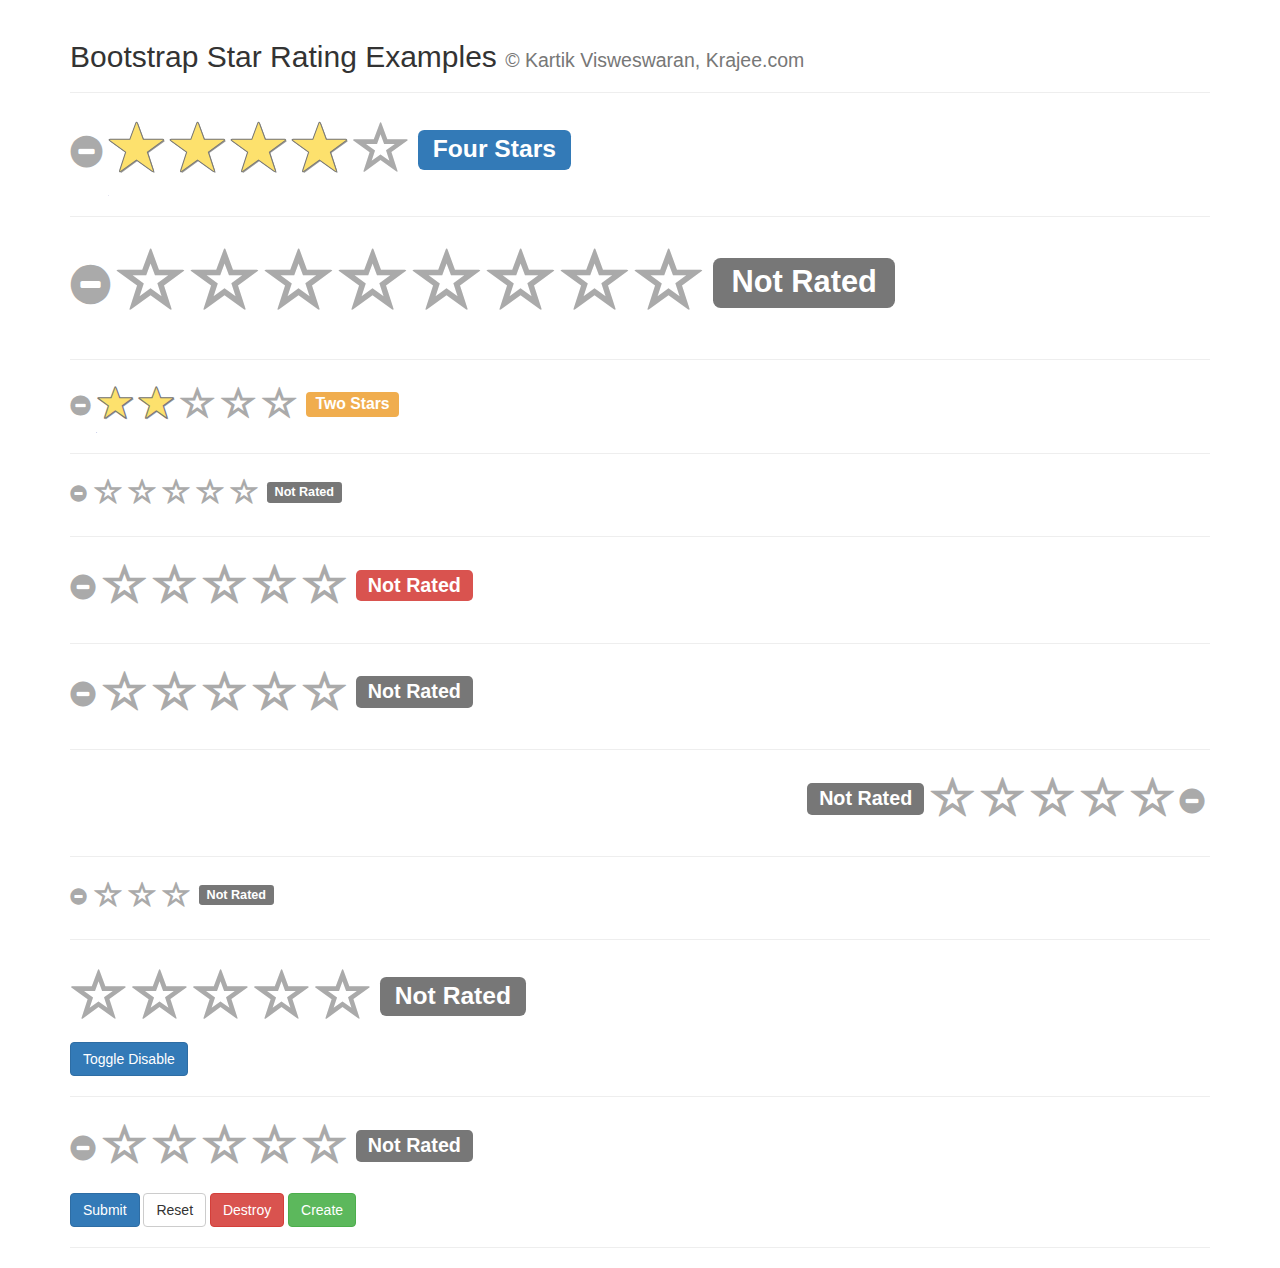
<file: examples/index.html>
<!DOCTYPE html>
<html lang="en">
<head>
    <meta charset="UTF-8"/>
    <title>Krajee JQuery Plugins - &copy; Kartik</title>
    <link href="http://maxcdn.bootstrapcdn.com/bootstrap/3.3.7/css/bootstrap.min.css" rel="stylesheet">
    <link rel="stylesheet" href="http://maxcdn.bootstrapcdn.com/font-awesome/4.4.0/css/font-awesome.min.css">
    <link href="../css/star-rating.css" media="all" rel="stylesheet" type="text/css"/>
    <!--suppress JSUnresolvedLibraryURL -->
    <script src="http://ajax.googleapis.com/ajax/libs/jquery/2.1.1/jquery.min.js"></script>
    <script src="../js/star-rating.js" type="text/javascript"></script>
<body>
<div class="container">
    <div class="page-header">
        <h2>Bootstrap Star Rating Examples
            <small>&copy; Kartik Visweswaran, Krajee.com</small>
        </h2>
    </div>

    <form>
        <input id="input-21b" value="4" type="text" class="rating" data-min=0 data-max=5 data-step=0.2 data-size="lg"
               required title="">
        <div class="clearfix"></div>
        <hr>
        <input required id="input-21c" value="" type="text" title="">
        <div class="clearfix"></div>
        <hr>
        <input id="input-21d" value="2" type="text" class="rating" data-min=0 data-max=5 data-step=0.5 data-size="sm"
               title="">
        <hr>
        <input id="input-21e" value="0" type="text" class="rating" data-min=0 data-max=5 data-step=0.5 data-size="xs"
               title="">
        <hr>
        <input id="input-21f" value="0" type="text" data-min=0 data-max=5 data-step=0.1 data-size="md" title="">
        <hr>
        <input id="input-2ba" type="text" class="rating" data-min="0" data-max="5" data-step="0.5" data-stars=5
               data-symbol="&#xe005;" data-default-caption="{rating} hearts" data-star-captions="{}" title="">
        <hr>
        <input id="input-22" value="0" type="text" class="rating" data-min=0 data-max=5 data-step=0.5 data-rtl=1
               data-container-class='text-right' data-glyphicon=0 title="">
        <div class="clearfix"></div>
        <hr>
        <input required class="rb-rating" type="text" value="" title="">
        <hr>
        <input id="rating-input" type="text" title=""/>
        <button id="btn-rating-input" type="button" class="btn btn-primary">Toggle Disable</button>
        <hr>
        <input id="kartik" class="rating" data-stars="5" data-step="0.1" title=""/>
        <div class="form-group" style="margin-top:10px">
            <button type="submit" class="btn btn-primary">Submit</button>
            <button type="reset" class="btn btn-default">Reset</button>
            <button type="button" class="btn btn-danger">Destroy</button>
            <button type="button" class="btn btn-success">Create</button>
        </div>
    </form>
    <hr>
    <script>
        jQuery(document).ready(function () {
            $("#input-21f").rating({
                starCaptions: function (val) {
                    if (val < 3) {
                        return val;
                    } else {
                        return 'high';
                    }
                },
                starCaptionClasses: function (val) {
                    if (val < 3) {
                        return 'label label-danger';
                    } else {
                        return 'label label-success';
                    }
                },
                hoverOnClear: false
            });
            var $inp = $('#rating-input');

            $inp.rating({
                min: 0,
                max: 5,
                step: 1,
                size: 'lg',
                showClear: false
            });

            $('#btn-rating-input').on('click', function () {
                $inp.rating('refresh', {
                    showClear: true,
                    disabled: !$inp.attr('disabled')
                });
            });


            $('.btn-danger').on('click', function () {
                $("#kartik").rating('destroy');
            });

            $('.btn-success').on('click', function () {
                $("#kartik").rating('create');
            });

            $inp.on('rating.change', function () {
                alert($('#rating-input').val());
            });


            $('.rb-rating').rating({
                'showCaption': true,
                'stars': '3',
                'min': '0',
                'max': '3',
                'step': '1',
                'size': 'xs',
                'starCaptions': {0: 'status:nix', 1: 'status:wackelt', 2: 'status:geht', 3: 'status:laeuft'}
            });
            $("#input-21c").rating({
                min: 0, max: 8, step: 0.5, size: "xl", stars: "8"
            });
        });
    </script>
</div>
</body>
</html>
</file>
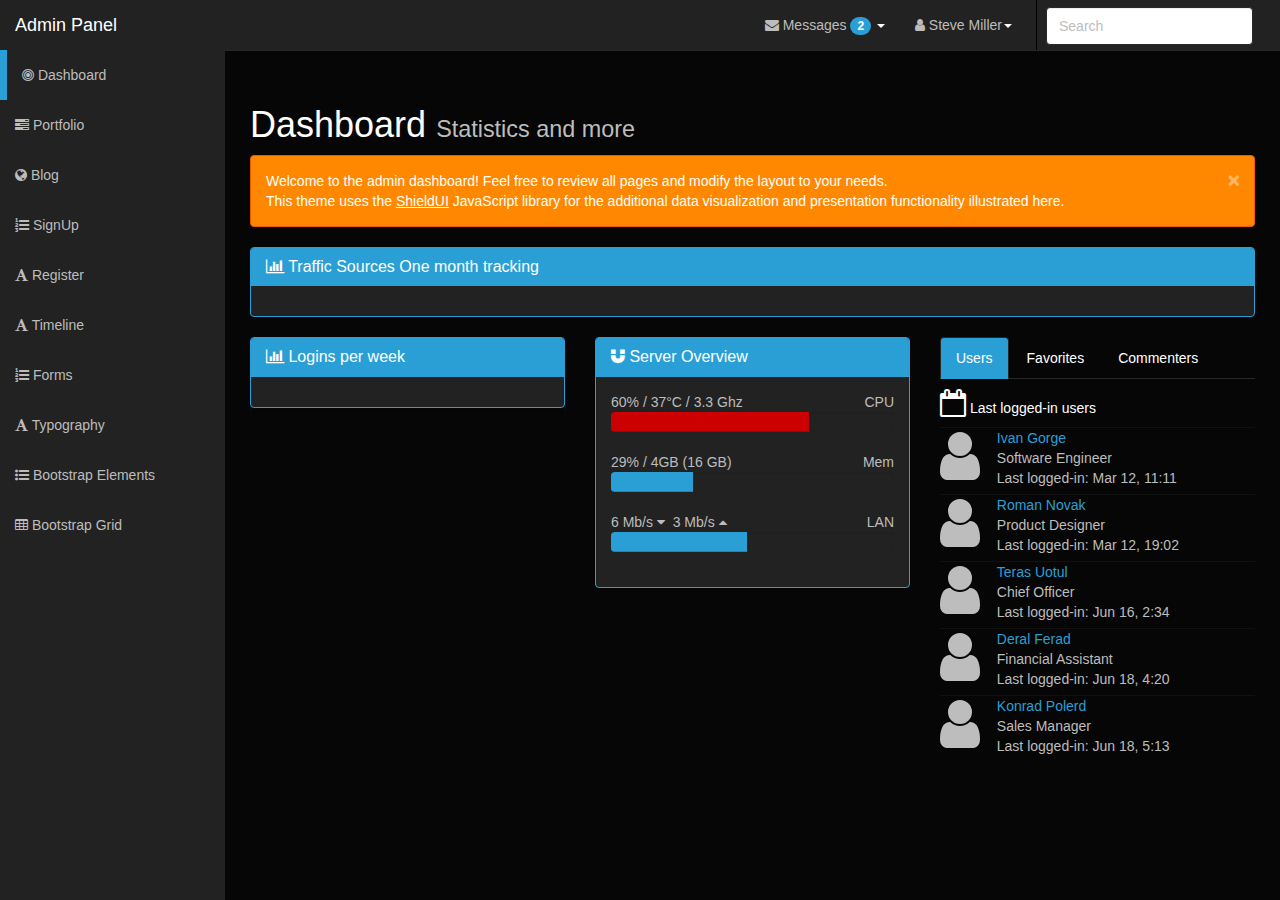
<file: Theme-DarkAdmin/index.html>
<!DOCTYPE html>
<html lang="en">
<head>
    <meta charset="utf-8">
    <meta name="viewport" content="width=device-width, initial-scale=1.0">
    <title>Dashboard - Dark Admin</title>

    <link rel="stylesheet" type="text/css" href="bootstrap/css/bootstrap.min.css" />
    <link rel="stylesheet" type="text/css" href="font-awesome/css/font-awesome.min.css" />
    <link rel="stylesheet" type="text/css" href="css/local.css" />

    <script type="text/javascript" src="js/jquery-1.10.2.min.js"></script>
    <script type="text/javascript" src="bootstrap/js/bootstrap.min.js"></script>

    <!-- you need to include the shieldui css and js assets in order for the charts to work -->
    <link rel="stylesheet" type="text/css" href="http://www.shieldui.com/shared/components/latest/css/light-bootstrap/all.min.css" />
    <link id="gridcss" rel="stylesheet" type="text/css" href="http://www.shieldui.com/shared/components/latest/css/dark-bootstrap/all.min.css" />

    <script type="text/javascript" src="http://www.shieldui.com/shared/components/latest/js/shieldui-all.min.js"></script>
    <script type="text/javascript" src="http://www.prepbootstrap.com/Content/js/gridData.js"></script>
</head>
<body>
    <div id="wrapper">
          <nav class="navbar navbar-inverse navbar-fixed-top" role="navigation">
            <div class="navbar-header">
                <button type="button" class="navbar-toggle" data-toggle="collapse" data-target=".navbar-ex1-collapse">
                    <span class="sr-only">Toggle navigation</span>
                    <span class="icon-bar"></span>
                    <span class="icon-bar"></span>
                    <span class="icon-bar"></span>
                </button>
                <a class="navbar-brand" href="index.html">Admin Panel</a>
            </div>
            <div class="collapse navbar-collapse navbar-ex1-collapse">
                <ul id="active" class="nav navbar-nav side-nav">
                    <li class="selected"><a href="index.html"><i class="fa fa-bullseye"></i> Dashboard</a></li>
                    <li><a href="portfolio.html"><i class="fa fa-tasks"></i> Portfolio</a></li>
                    <li><a href="blog.html"><i class="fa fa-globe"></i> Blog</a></li>
                    <li><a href="signup.html"><i class="fa fa-list-ol"></i> SignUp</a></li>
                    <li><a href="register.html"><i class="fa fa-font"></i> Register</a></li>
                    <li><a href="timeline.html"><i class="fa fa-font"></i> Timeline</a></li>
                    <li><a href="forms.html"><i class="fa fa-list-ol"></i> Forms</a></li>
                    <li><a href="typography.html"><i class="fa fa-font"></i> Typography</a></li>
                    <li><a href="bootstrap-elements.html"><i class="fa fa-list-ul"></i> Bootstrap Elements</a></li>
                    <li><a href="bootstrap-grid.html"><i class="fa fa-table"></i> Bootstrap Grid</a></li>
                </ul>
                <ul class="nav navbar-nav navbar-right navbar-user">
                    <li class="dropdown messages-dropdown">
                        <a href="#" class="dropdown-toggle" data-toggle="dropdown"><i class="fa fa-envelope"></i> Messages <span class="badge">2</span> <b class="caret"></b></a>
                        <ul class="dropdown-menu">
                            <li class="dropdown-header">2 New Messages</li>
                            <li class="message-preview">
                                <a href="#">
                                    <span class="avatar"><i class="fa fa-bell"></i></span>
                                    <span class="message">Security alert</span>
                                </a>
                            </li>
                            <li class="divider"></li>
                            <li class="message-preview">
                                <a href="#">
                                    <span class="avatar"><i class="fa fa-bell"></i></span>
                                    <span class="message">Security alert</span>
                                </a>
                            </li>
                            <li class="divider"></li>
                            <li><a href="#">Go to Inbox <span class="badge">2</span></a></li>
                        </ul>
                    </li>
                    <li class="dropdown user-dropdown">
                        <a href="#" class="dropdown-toggle" data-toggle="dropdown"><i class="fa fa-user"></i> Steve Miller<b class="caret"></b></a>
                        <ul class="dropdown-menu">
                            <li><a href="#"><i class="fa fa-user"></i> Profile</a></li>
                            <li><a href="#"><i class="fa fa-gear"></i> Settings</a></li>
                            <li class="divider"></li>
                            <li><a href="#"><i class="fa fa-power-off"></i> Log Out</a></li>

                        </ul>
                    </li>
                    <li class="divider-vertical"></li>
                    <li>
                        <form class="navbar-search">
                            <input type="text" placeholder="Search" class="form-control">
                        </form>
                    </li>
                </ul>
            </div>
        </nav>

        <div id="page-wrapper">
            <div class="row">
                <div class="col-lg-12">
                    <h1>Dashboard <small>Statistics and more</small></h1>
                    <div class="alert alert-dismissable alert-warning">
                        <button data-dismiss="alert" class="close" type="button">&times;</button>
                        Welcome to the admin dashboard! Feel free to review all pages and modify the layout to your needs. 
                        <br />
                        This theme uses the <a href="https://www.shieldui.com">ShieldUI</a> JavaScript library for the 
                        additional data visualization and presentation functionality illustrated here.
                    </div>
                </div>
            </div>
            
            <div class="row">
                <div class="col-lg-12">
                    <div class="panel panel-primary">
                        <div class="panel-heading">
                            <h3 class="panel-title"><i class="fa fa-bar-chart-o"></i> Traffic Sources One month tracking </h3>
                        </div>
                        <div class="panel-body">
                            <div id="shieldui-grid1"></div>
                        </div>
                    </div>
                </div>
            </div>
            <div class="row">
                <div class="col-lg-4">
                    <div class="panel panel-primary">
                        <div class="panel-heading">
                            <h3 class="panel-title"><i class="fa fa-bar-chart-o"></i> Logins per week</h3>
                        </div>
                        <div class="panel-body">
                            <div id="shieldui-chart2"></div>
                        </div>
                    </div>
                </div>
                <div class="col-lg-4">
                    <div class="panel panel-primary">
                        <div class="panel-heading">
                            <h3 class="panel-title"><i class="fa fa-magnet"></i> Server Overview</h3>
                        </div>
                        <div class="panel-body">
                            <ul class="server-stats">
                                <li>
                                    <div class="key pull-right">CPU</div>
                                    <div class="stat">
                                        <div class="info">60% / 37°C / 3.3 Ghz</div>
                                        <div class="progress progress-small">
                                            <div style="width: 70%;" class="progress-bar progress-bar-danger"></div>
                                        </div>
                                    </div>
                                </li>
                                <li>
                                    <div class="key pull-right">Mem</div>
                                    <div class="stat">
                                        <div class="info">29% / 4GB (16 GB)</div>
                                        <div class="progress progress-small">
                                            <div style="width: 29%;" class="progress-bar"></div>
                                        </div>
                                    </div>
                                </li>
                                <li>
                                    <div class="key pull-right">LAN</div>
                                    <div class="stat">
                                        <div class="info">6 Mb/s <i class="fa fa-caret-down"></i>&nbsp; 3 Mb/s <i class="fa fa-caret-up"></i></div>
                                        <div class="progress progress-small">
                                            <div style="width: 48%;" class="progress-bar progress-bar-inverse"></div>
                                        </div>
                                    </div>
                                </li>
                            </ul>
                        </div>
                    </div>

                </div>
                <div class="col-lg-4">
                    <header>
                        <ul class="nav nav-tabs">
                            <li class="active">
                                <a data-toggle="tab" href="#stats">Users</a>
                            </li>
                            <li class="">
                                <a data-toggle="tab" href="#report">Favorites</a>
                            </li>
                            <li class="">
                                <a data-toggle="tab" href="#dropdown1">Commenters</a>
                            </li>
                        </ul>
                    </header>
                    <div class="body tab-content">
                        <div class="tab-pane clearfix active" id="stats">
                            <h5 class="tab-header"><i class="fa fa-calendar-o fa-2x"></i> Last logged-in users</h5>
                            <ul class="news-list">
                                <li>
                                    <i class="fa fa-user fa-4x pull-left"></i>
                                    <div class="news-item-info">
                                        <div class="name"><a href="#">Ivan Gorge</a></div>
                                        <div class="position">Software Engineer</div>
                                        <div class="time">Last logged-in: Mar 12, 11:11</div>
                                    </div>
                                </li>
                                <li>
                                    <i class="fa fa-user fa-4x pull-left"></i>
                                    <div class="news-item-info">
                                        <div class="name"><a href="#">Roman Novak</a></div>
                                        <div class="position">Product Designer</div>
                                        <div class="time">Last logged-in: Mar 12, 19:02</div>
                                    </div>
                                </li>
                                <li>
                                    <i class="fa fa-user fa-4x pull-left"></i>
                                    <div class="news-item-info">
                                        <div class="name"><a href="#">Teras Uotul</a></div>
                                        <div class="position">Chief Officer</div>
                                        <div class="time">Last logged-in: Jun 16, 2:34</div>
                                    </div>
                                </li>
                                <li>
                                    <i class="fa fa-user fa-4x pull-left"></i>
                                    <div class="news-item-info">
                                        <div class="name"><a href="#">Deral Ferad</a></div>
                                        <div class="position">Financial Assistant</div>
                                        <div class="time">Last logged-in: Jun 18, 4:20</div>
                                    </div>
                                </li>
                                <li>
                                    <i class="fa fa-user fa-4x pull-left"></i>
                                    <div class="news-item-info">
                                        <div class="name"><a href="#">Konrad Polerd</a></div>
                                        <div class="position">Sales Manager</div>
                                        <div class="time">Last logged-in: Jun 18, 5:13</div>
                                    </div>
                                </li>
                            </ul>
                        </div>
                        <div class="tab-pane" id="report">
                            <h5 class="tab-header"><i class="fa fa-star fa-2x"></i> Popular contacts</h5>
                            <ul class="news-list news-list-no-hover">
                                <li>
                                    <i class="fa fa-user fa-4x pull-left"></i>
                                    <div class="news-item-info">
                                        <div class="name"><a href="#">Pol Johnsson</a></div>
                                        <div class="options">
                                            <button class="btn btn-xs btn-success">
                                                <i class="fa fa-phone"></i>
                                                Call
                                            </button>
                                            <button class="btn btn-xs btn-warning">
                                                <i class="fa fa-envelope-o"></i>
                                                Message
                                            </button>
                                        </div>
                                    </div>
                                </li>
                                <li>
                                    <i class="fa fa-user fa-4x pull-left"></i>
                                    <div class="news-item-info">
                                        <div class="name"><a href="#">Terry Garel</a></div>
                                        <div class="options">
                                            <button class="btn btn-xs btn-success">
                                                <i class="fa fa-phone"></i>
                                                Call
                                            </button>
                                            <button class="btn btn-xs btn-warning">
                                                <i class="fa fa-envelope-o"></i>
                                                Message
                                            </button>
                                        </div>
                                    </div>
                                </li>
                                <li>
                                    <i class="fa fa-user fa-4x pull-left"></i>
                                    <div class="news-item-info">
                                        <div class="name"><a href="#">Eruos Forkal</a></div>
                                        <div class="options">
                                            <button class="btn btn-xs btn-success">
                                                <i class="fa fa-phone"></i>
                                                Call
                                            </button>
                                            <button class="btn btn-xs btn-warning">
                                                <i class="fa fa-envelope-o"></i>
                                                Message
                                            </button>
                                        </div>
                                    </div>
                                </li>
                                <li>
                                    <i class="fa fa-user fa-4x pull-left"></i>
                                    <div class="news-item-info">
                                        <div class="name"><a href="#">Remus Reier</a></div>
                                        <div class="options">
                                            <button class="btn btn-xs btn-success">
                                                <i class="fa fa-phone"></i>
                                                Call
                                            </button>
                                            <button class="btn btn-xs btn-warning">
                                                <i class="fa fa-envelope-o"></i>
                                                Message
                                            </button>
                                        </div>
                                    </div>
                                </li>
                                <li>
                                    <i class="fa fa-user fa-4x pull-left"></i>
                                    <div class="news-item-info">
                                        <div class="name"><a href="#">Lover Lund</a></div>
                                        <div class="options">
                                            <button class="btn btn-xs btn-success">
                                                <i class="fa fa-phone"></i>
                                                Call
                                            </button>
                                            <button class="btn btn-xs btn-warning">
                                                <i class="fa fa-envelope-o"></i>
                                                Message
                                            </button>
                                        </div>
                                    </div>
                                </li>
                            </ul>
                        </div>
                        <div class="tab-pane" id="dropdown1">
                            <h5 class="tab-header"><i class="fa fa-comments fa-2x"></i> Top Commenters</h5>
                            <ul class="news-list">
                                <li>
                                    <i class="fa fa-user fa-4x pull-left"></i>
                                    <div class="news-item-info">
                                        <div class="name"><a href="#">Edin Garey</a></div>
                                        <div class="comment">
                                            Nemo enim ipsam voluptatem quia voluptas sit aspernatur 
                                            aut odit aut fugit,sed quia
                                        </div>
                                    </div>
                                </li>
                                <li>
                                    <i class="fa fa-user fa-4x pull-left"></i>
                                    <div class="news-item-info">
                                        <div class="name"><a href="#">Firel Lund</a></div>
                                        <div class="comment">
                                            Duis aute irure dolor in reprehenderit in voluptate velit
                                             esse cillum dolore eu fugiat.
                                        </div>
                                    </div>
                                </li>
                                <li>
                                    <i class="fa fa-user fa-4x pull-left"></i>
                                    <div class="news-item-info">
                                        <div class="name"><a href="#">Jessica Desingter</a></div>
                                        <div class="comment">
                                            Excepteur sint occaecat cupidatat non proident, sunt in
                                             culpa qui officia deserunt.
                                        </div>
                                    </div>
                                </li>
                                <li>
                                    <i class="fa fa-user fa-4x pull-left"></i>
                                    <div class="news-item-info">
                                        <div class="name"><a href="#">Novel Forel</a></div>
                                        <div class="comment">
                                            Sed ut perspiciatis, unde omnis iste natus error sit voluptatem accusantium doloremque.
                                        </div>
                                    </div>
                                </li>
                                <li>
                                    <i class="fa fa-user fa-4x pull-left"></i>
                                    <div class="news-item-info">
                                        <div class="name"><a href="#">Wedol Reier</a></div>
                                        <div class="comment">
                                            Laudantium, totam rem aperiam eaque ipsa, quae ab illo inventore veritatis
                                            et quasi.
                                        </div>
                                    </div>
                                </li>
                            </ul>
                        </div>
                    </div>
                </div>
            </div>
        </div>
    </div>
    <!-- /#wrapper -->

    <script type="text/javascript">
        jQuery(function ($) {
            var performance = [12, 43, 34, 22, 12, 33, 4, 17, 22, 34, 54, 67],
                visits = [123, 323, 443, 32],
                traffic = [
                {
                    Source: "Direct", Amount: 323, Change: 53, Percent: 23, Target: 600
                },
                {
                    Source: "Refer", Amount: 345, Change: 34, Percent: 45, Target: 567
                },
                {
                    Source: "Social", Amount: 567, Change: 67, Percent: 23, Target: 456
                },
                {
                    Source: "Search", Amount: 234, Change: 23, Percent: 56, Target: 890
                },
                {
                    Source: "Internal", Amount: 111, Change: 78, Percent: 12, Target: 345
                }];


            $("#shieldui-chart1").shieldChart({
                theme: "dark",

                primaryHeader: {
                    text: "Visitors"
                },
                exportOptions: {
                    image: false,
                    print: false
                },
                dataSeries: [{
                    seriesType: "area",
                    collectionAlias: "Q Data",
                    data: performance
                }]
            });

            $("#shieldui-chart2").shieldChart({
                theme: "dark",
                primaryHeader: {
                    text: "Traffic Per week"
                },
                exportOptions: {
                    image: false,
                    print: false
                },
                dataSeries: [{
                    seriesType: "pie",
                    collectionAlias: "traffic",
                    data: visits
                }]
            });

            $("#shieldui-grid1").shieldGrid({
                dataSource: {
                    data: traffic
                },
                sorting: {
                    multiple: true
                },
                rowHover: false,
                paging: false,
                columns: [
                { field: "Source", width: "170px", title: "Source" },
                { field: "Amount", title: "Amount" },                
                { field: "Percent", title: "Percent", format: "{0} %" },
                { field: "Target", title: "Target" },
                ]
            });            
        });        
    </script>
</body>
</html>
</file>
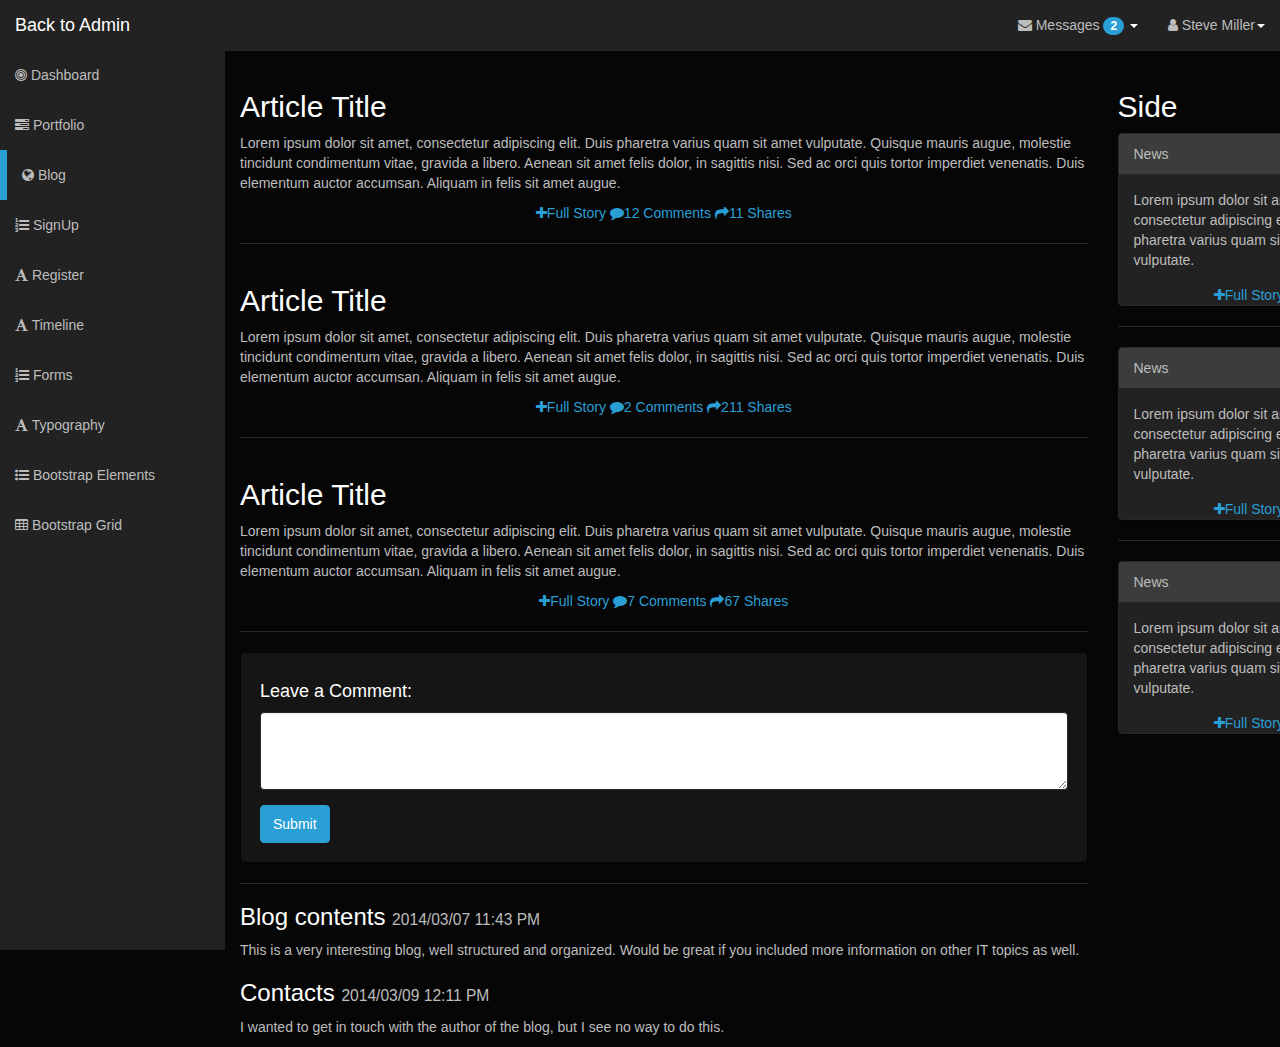
<file: Theme-DarkAdmin/blog.html>
<!DOCTYPE html>
<html lang="en">
<head>
    <meta charset="utf-8">
    <meta name="viewport" content="width=device-width, initial-scale=1.0">
    <title>Blog - Dark Admin</title>

    <link rel="stylesheet" type="text/css" href="bootstrap/css/bootstrap.min.css" />
    <link rel="stylesheet" type="text/css" href="font-awesome/css/font-awesome.min.css" />
    <link rel="stylesheet" type="text/css" href="css/local.css" />

    <script type="text/javascript" src="js/jquery-1.10.2.min.js"></script>
    <script type="text/javascript" src="bootstrap/js/bootstrap.min.js"></script>   
</head>
<body>

    <div id="wrapper">
        <nav class="navbar navbar-inverse navbar-fixed-top" role="navigation">
            <div class="navbar-header">
                <button type="button" class="navbar-toggle" data-toggle="collapse" data-target=".navbar-ex1-collapse">
                    <span class="sr-only">Toggle navigation</span>
                    <span class="icon-bar"></span>
                    <span class="icon-bar"></span>
                    <span class="icon-bar"></span>
                </button>
                <a class="navbar-brand" href="index.html">Back to Admin</a>
            </div>
            <div class="collapse navbar-collapse navbar-ex1-collapse">
                <ul class="nav navbar-nav side-nav">
                    <li><a href="index.html"><i class="fa fa-bullseye"></i> Dashboard</a></li>
                    <li><a href="portfolio.html"><i class="fa fa-tasks"></i> Portfolio</a></li>
                    <li class="selected"><a href="blog.html"><i class="fa fa-globe"></i> Blog</a></li>
                    <li><a href="signup.html"><i class="fa fa-list-ol"></i> SignUp</a></li>
                    <li><a href="register.html"><i class="fa fa-font"></i> Register</a></li>
                    <li><a href="timeline.html"><i class="fa fa-font"></i> Timeline</a></li>
                    <li><a href="forms.html"><i class="fa fa-list-ol"></i> Forms</a></li>
                    <li><a href="typography.html"><i class="fa fa-font"></i> Typography</a></li>
                    <li><a href="bootstrap-elements.html"><i class="fa fa-list-ul"></i> Bootstrap Elements</a></li>
                    <li><a href="bootstrap-grid.html"><i class="fa fa-table"></i > Bootstrap Grid</a></li>            
                </ul>
                <ul class="nav navbar-nav navbar-right navbar-user">
                    <li class="dropdown messages-dropdown">
                        <a href="#" class="dropdown-toggle" data-toggle="dropdown"><i class="fa fa-envelope"></i> Messages <span class="badge">2</span> <b class="caret"></b></a>
                        <ul class="dropdown-menu">
                            <li class="dropdown-header">2 New Messages</li>
                            <li class="message-preview">
                                <a href="#">
                                    <span class="avatar"><i class="fa fa-bell"></i></span>
                                    <span class="message">Security alert</span>
                                </a>
                            </li>
                            <li class="divider"></li>
                            <li class="message-preview">
                                <a href="#">
                                    <span class="avatar"><i class="fa fa-bell"></i></span>
                                    <span class="message">Security alert</span>
                                </a>
                            </li>
                            <li class="divider"></li>
                            <li><a href="#">Go to Inbox <span class="badge">2</span></a></li>
                        </ul>
                    </li>
                    <li class="dropdown user-dropdown">
                        <a href="#" class="dropdown-toggle" data-toggle="dropdown"><i class="fa fa-user"></i> Steve Miller<b class="caret"></b></a>
                        <ul class="dropdown-menu">
                            <li><a href="#"><i class="fa fa-user"></i> Profile</a></li>
                            <li><a href="#"><i class="fa fa-gear"></i> Settings</a></li>
                            <li class="divider"></li>
                            <li><a href="#"><i class="fa fa-power-off"></i> Log Out</a></li>
                        </ul>
                    </li>
                </ul>
            </div>
        </nav>

       <div class="container">
            <div class="row">
               
                <div class="col-sm-9">
                    <div class="row">
                        <div class="col-xs-12">
                            <h2>Article Title</h2>
                            <p>
                                Lorem ipsum dolor sit amet, consectetur adipiscing elit. Duis pharetra varius quam sit amet vulputate. 
                    Quisque mauris augue, molestie tincidunt condimentum vitae, gravida a libero. Aenean sit amet felis 
                    dolor, in sagittis nisi. Sed ac orci quis tortor imperdiet venenatis. Duis elementum auctor accumsan. 
                    Aliquam in felis sit amet augue.
                            </p>
                            <div class="text-center">
                                <a href="#"><i class="fa fa-plus"></i>Full Story</a>
                                <a href="#"><i class="fa fa-comment"></i>12 Comments</a>
                                <a href="#"><i class="fa fa-share"></i>11 Shares</a>
                            </div>
                        </div>
                    </div>
                    <hr />
                    <div class="row">
                        <div class="col-xs-12">
                            <h2>Article Title</h2>
                            <p>
                                Lorem ipsum dolor sit amet, consectetur adipiscing elit. Duis pharetra varius quam sit amet vulputate. 
                    Quisque mauris augue, molestie tincidunt condimentum vitae, gravida a libero. Aenean sit amet felis 
                    dolor, in sagittis nisi. Sed ac orci quis tortor imperdiet venenatis. Duis elementum auctor accumsan. 
                    Aliquam in felis sit amet augue.
                            </p>
                            <div class="text-center">
                                <a href="#"><i class="fa fa-plus"></i>Full Story</a>
                                <a href="#"><i class="fa fa-comment"></i>2 Comments</a>
                                <a href="#"><i class="fa fa-share"></i>211 Shares</a>
                            </div>
                        </div>
                    </div>
                    <hr />
                    <div class="row">
                        <div class="col-xs-12">
                            <h2>Article Title</h2>
                            <p>
                                Lorem ipsum dolor sit amet, consectetur adipiscing elit. Duis pharetra varius quam sit amet vulputate. 
                    Quisque mauris augue, molestie tincidunt condimentum vitae, gravida a libero. Aenean sit amet felis 
                    dolor, in sagittis nisi. Sed ac orci quis tortor imperdiet venenatis. Duis elementum auctor accumsan. 
                    Aliquam in felis sit amet augue.
                            </p>
                            <div class="text-center">
                                <a href="#"><i class="fa fa-plus"></i>Full Story</a>
                                <a href="#"><i class="fa fa-comment"></i>7 Comments</a>
                                <a href="#"><i class="fa fa-share"></i>67 Shares</a>
                            </div>
                        </div>
                    </div>
                    <hr />

                    <!-- the comment box -->
                    <div class="well">
                        <h4>Leave a Comment:</h4>
                        <form role="form">
                            <div class="form-group">
                                <textarea class="form-control" rows="3"></textarea>
                            </div>
                            <button type="submit" class="btn btn-primary">Submit</button>
                        </form>
                    </div>

                    <hr>

                    <!-- the comments -->
                    <h3>Blog contents
                    <small>2014/03/07 11:43 PM</small>
                    </h3>
                    <p>This is a very interesting blog, well structured and organized. Would be great if you included more information on other IT topics as well.</p>

                    <h3>Contacts
                    <small>2014/03/09 12:11 PM</small>
                    </h3>
                    <p>I wanted to get in touch with the author of the blog, but I see no way to do this.</p>

                </div>
                 <div class="col-sm-3">
                    <div class="row">
                        <div class="col-xs-12">
                            <h2>Side</h2>
                            <div class="panel panel-default">
                                <div class="panel-heading">News</div>
                                <div class="panel-body">
                                    Lorem ipsum dolor sit amet, consectetur adipiscing elit. Duis pharetra varius quam sit amet vulputate. 
                                </div>
                                <div class="text-center">
                                    <a href="#"><i class="fa fa-plus"></i>Full Story</a>
                                </div>
                            </div>
                            <hr />
                            <div class="panel panel-default">
                                <div class="panel-heading">News</div>
                                <div class="panel-body">
                                    Lorem ipsum dolor sit amet, consectetur adipiscing elit. Duis pharetra varius quam sit amet vulputate.
                                </div>
                                <div class="text-center">
                                    <a href="#"><i class="fa fa-plus"></i>Full Story</a>
                                </div>
                            </div>
                            <hr />
                            <div class="panel panel-default">
                                <div class="panel-heading">News</div>
                                <div class="panel-body">
                                    Lorem ipsum dolor sit amet, consectetur adipiscing elit. Duis pharetra varius quam sit amet vulputate. 
                                </div>
                                <div class="text-center">
                                    <a href="#"><i class="fa fa-plus"></i>Full Story</a>
                                </div>
                            </div>
                        </div>
                    </div>
                </div>
            </div>
        </div>
    </div>

</body>
</html>
</file>
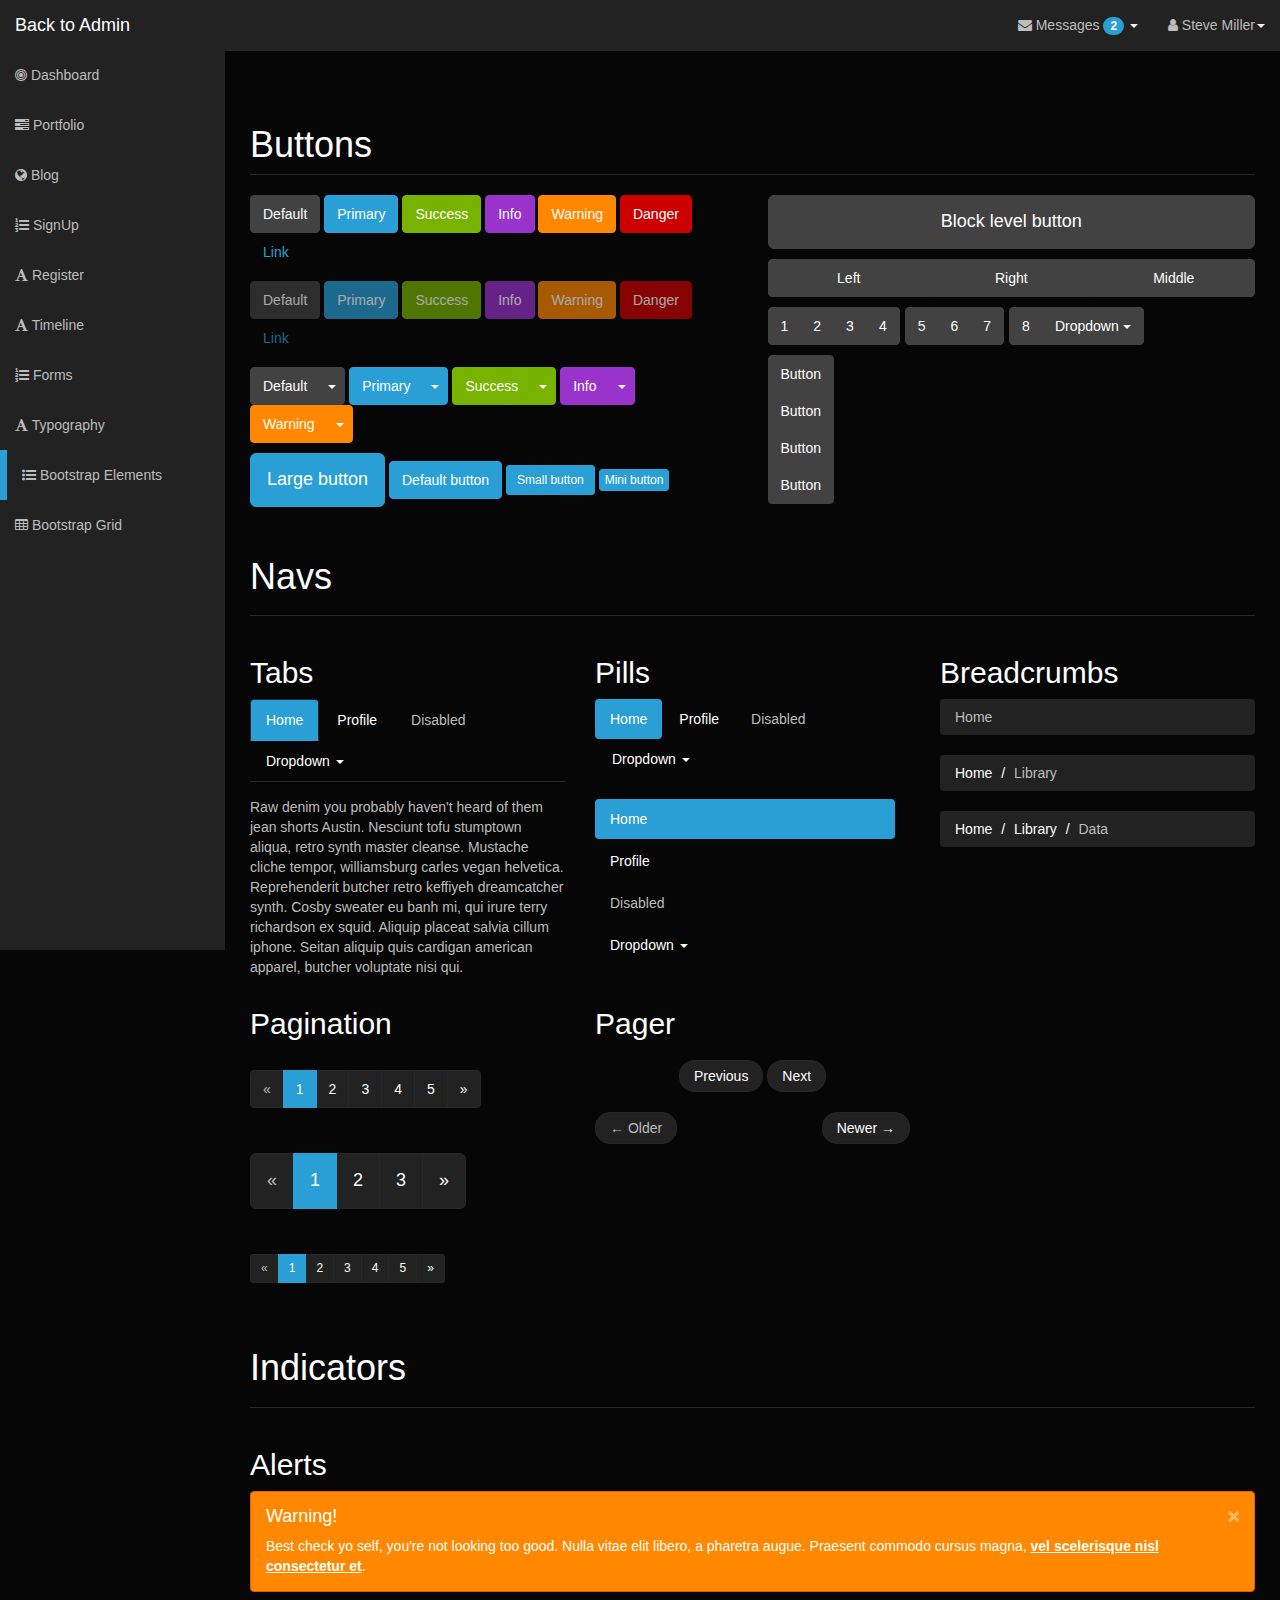
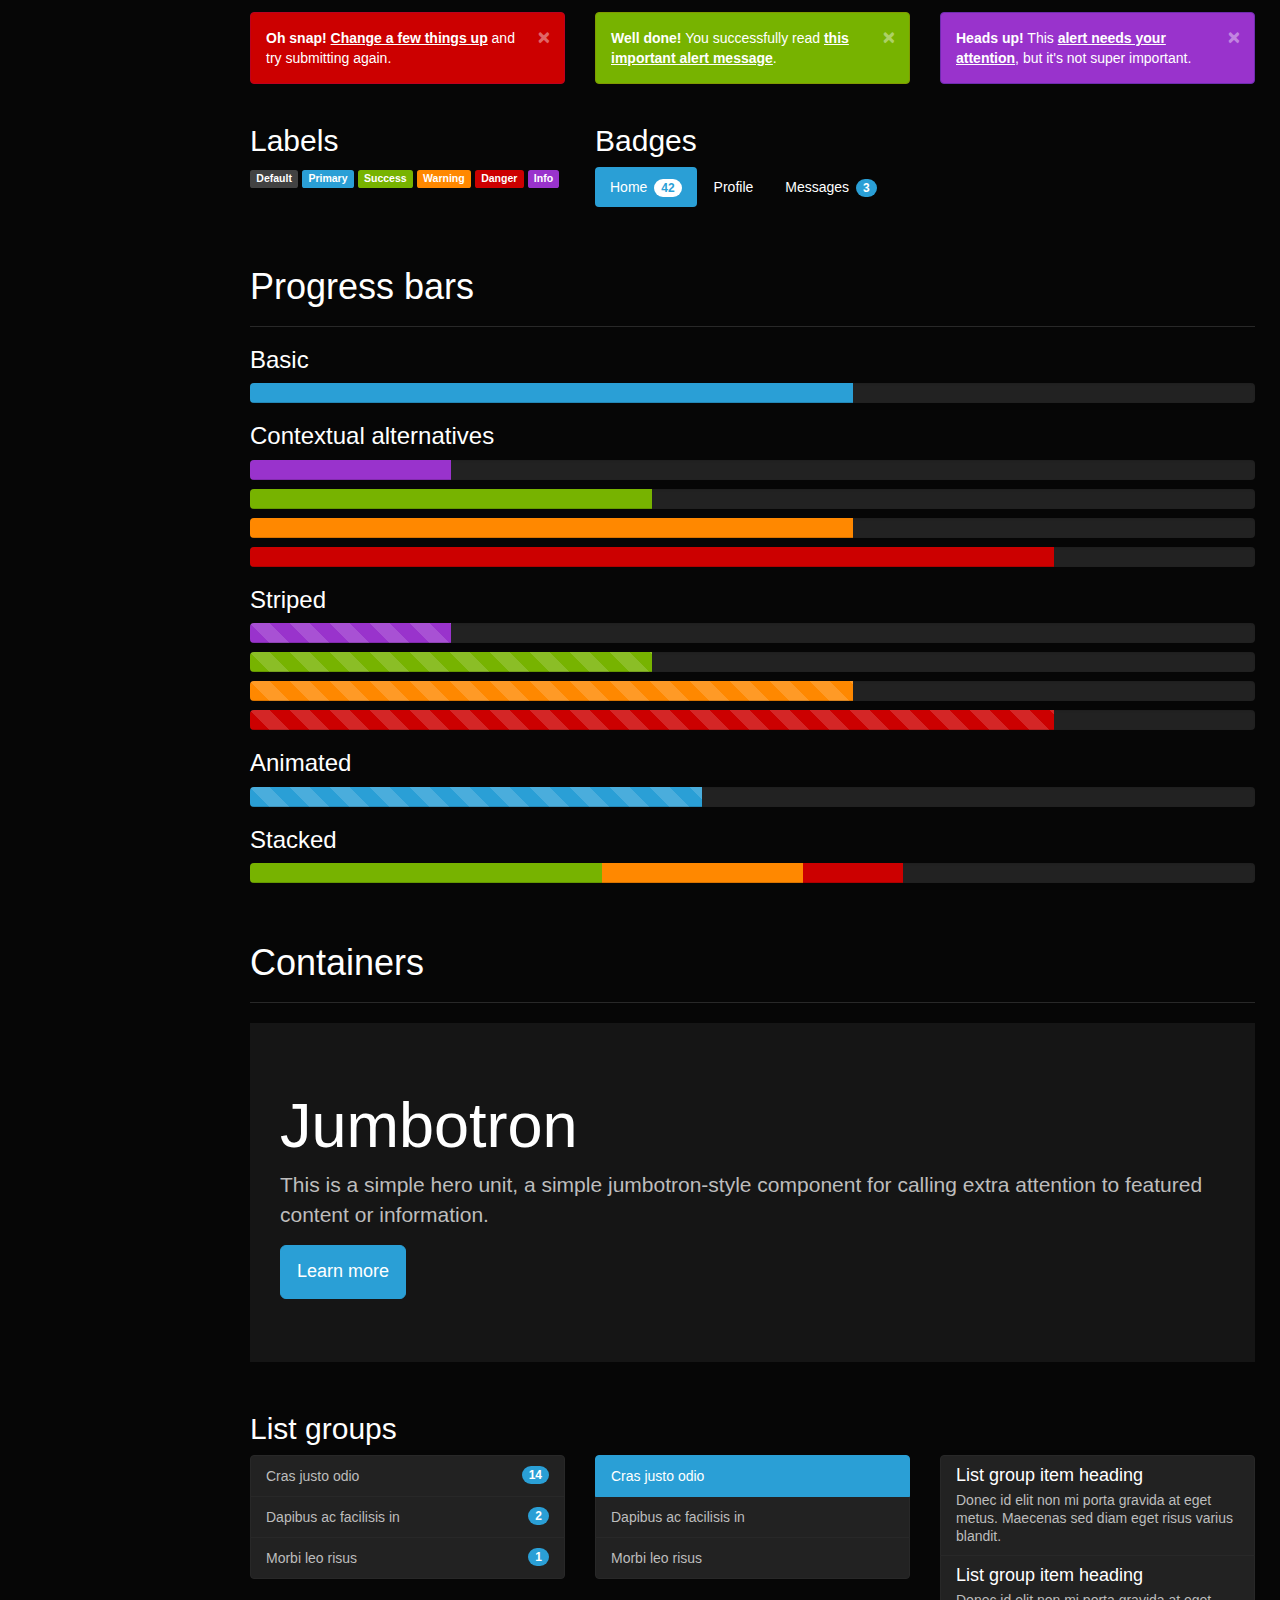
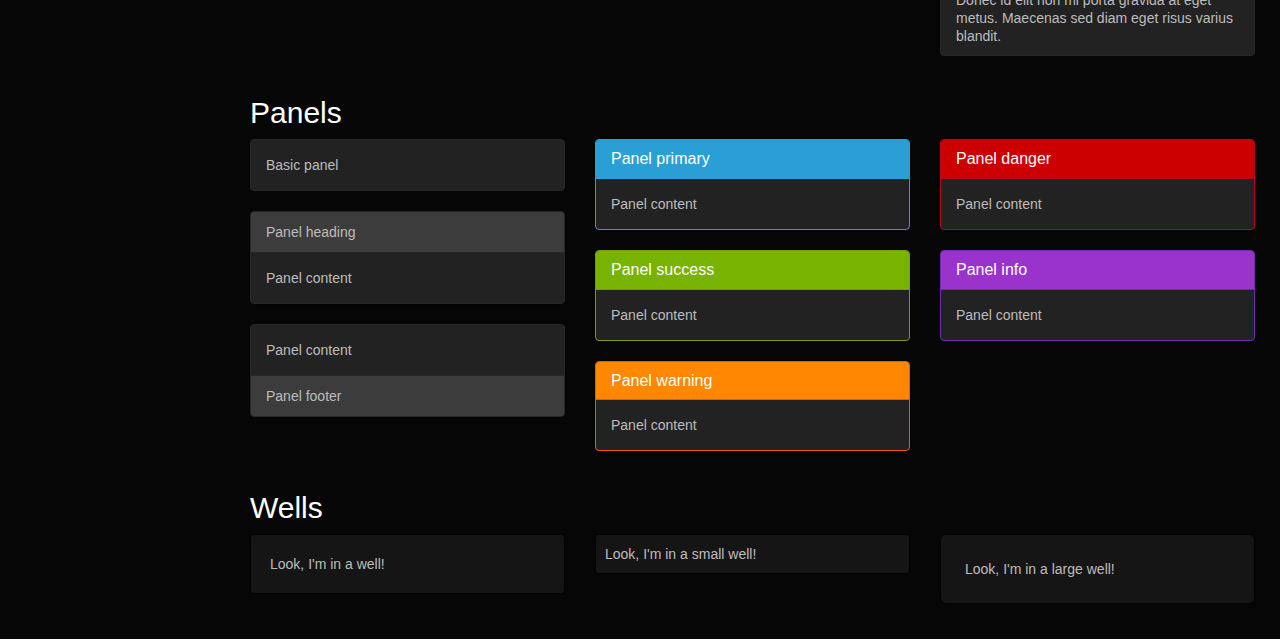
<file: Theme-DarkAdmin/bootstrap-elements.html>
<!DOCTYPE html>
<html lang="en">
<head>
    <meta charset="utf-8">
    <meta name="viewport" content="width=device-width, initial-scale=1.0">
    <title>Bootstrap Elements - Dark Admin</title>

    <link rel="stylesheet" type="text/css" href="bootstrap/css/bootstrap.min.css" />
    <link rel="stylesheet" type="text/css" href="font-awesome/css/font-awesome.min.css" />
    <link rel="stylesheet" type="text/css" href="css/local.css" />

    <script type="text/javascript" src="js/jquery-1.10.2.min.js"></script>
    <script type="text/javascript" src="bootstrap/js/bootstrap.min.js"></script>       
</head>
<body>

    <div id="wrapper">
        <nav class="navbar navbar-inverse navbar-fixed-top" role="navigation">
            <div class="navbar-header">
                <button type="button" class="navbar-toggle" data-toggle="collapse" data-target=".navbar-ex1-collapse">
                    <span class="sr-only">Toggle navigation</span>
                    <span class="icon-bar"></span>
                    <span class="icon-bar"></span>
                    <span class="icon-bar"></span>
                </button>
                <a class="navbar-brand" href="index.html">Back to Admin</a>
            </div>
            <div class="collapse navbar-collapse navbar-ex1-collapse">
                <ul class="nav navbar-nav side-nav">
                    <li><a href="index.html"><i class="fa fa-bullseye"></i> Dashboard</a></li>
                    <li><a href="portfolio.html"><i class="fa fa-tasks"></i> Portfolio</a></li>
                    <li><a href="blog.html"><i class="fa fa-globe"></i> Blog</a></li>
                    <li><a href="signup.html"><i class="fa fa-list-ol"></i> SignUp</a></li>
                    <li><a href="register.html"><i class="fa fa-font"></i> Register</a></li>
                    <li><a href="timeline.html"><i class="fa fa-font"></i> Timeline</a></li>
                    <li><a href="forms.html"><i class="fa fa-list-ol"></i> Forms</a></li>
                    <li><a href="typography.html"><i class="fa fa-font"></i> Typography</a></li>
                    <li class="selected"><a href="bootstrap-elements.html"><i class="fa fa-list-ul"></i> Bootstrap Elements</a></li>
                    <li><a href="bootstrap-grid.html"><i class="fa fa-table"></i > Bootstrap Grid</a></li>            
                </ul>
                <ul class="nav navbar-nav navbar-right navbar-user">
                    <li class="dropdown messages-dropdown">
                        <a href="#" class="dropdown-toggle" data-toggle="dropdown"><i class="fa fa-envelope"></i> Messages <span class="badge">2</span> <b class="caret"></b></a>
                        <ul class="dropdown-menu">
                            <li class="dropdown-header">2 New Messages</li>
                            <li class="message-preview">
                                <a href="#">
                                    <span class="avatar"><i class="fa fa-bell"></i></span>
                                    <span class="message">Security alert</span>
                                </a>
                            </li>
                            <li class="divider"></li>
                            <li class="message-preview">
                                <a href="#">
                                    <span class="avatar"><i class="fa fa-bell"></i></span>
                                    <span class="message">Security alert</span>
                                </a>
                            </li>
                            <li class="divider"></li>
                            <li><a href="#">Go to Inbox <span class="badge">2</span></a></li>
                        </ul>
                    </li>
                    <li class="dropdown user-dropdown">
                        <a href="#" class="dropdown-toggle" data-toggle="dropdown"><i class="fa fa-user"></i> Steve Miller<b class="caret"></b></a>
                        <ul class="dropdown-menu">
                            <li><a href="#"><i class="fa fa-user"></i> Profile</a></li>
                            <li><a href="#"><i class="fa fa-gear"></i> Settings</a></li>
                            <li class="divider"></li>
                            <li><a href="#"><i class="fa fa-power-off"></i> Log Out</a></li>
                        </ul>
                    </li>
                </ul>
            </div>
        </nav>

        <div id="page-wrapper">
                 
        <div class="row">
          <div class="col-lg-12">
            <h1 id="buttons" class="page-header">Buttons</h1>
          </div>
        </div>

        <div class="row">
          <div class="col-lg-6">

              <p>
                <button type="button" class="btn btn-default">Default</button>
                <button type="button" class="btn btn-primary">Primary</button>
                <button type="button" class="btn btn-success">Success</button>
                <button type="button" class="btn btn-info">Info</button>
                <button type="button" class="btn btn-warning">Warning</button>
                <button type="button" class="btn btn-danger">Danger</button>
                <button type="button" class="btn btn-link">Link</button>
              </p>

              <p>
                <button type="button" class="btn btn-default disabled">Default</button>
                <button type="button" class="btn btn-primary disabled">Primary</button>
                <button type="button" class="btn btn-success disabled">Success</button>
                <button type="button" class="btn btn-info disabled">Info</button>
                <button type="button" class="btn btn-warning disabled">Warning</button>
                <button type="button" class="btn btn-danger disabled">Danger</button>
                <button type="button" class="btn btn-link disabled">Link</button>
              </p>
              
              <p>
                <div class="btn-group">
                  <button type="button" class="btn btn-default">Default</button>
                  <button type="button" class="btn btn-default dropdown-toggle" data-toggle="dropdown"><span class="caret"></span></button>
                  <ul class="dropdown-menu">
                    <li><a href="#">Action</a></li>
                    <li><a href="#">Another action</a></li>
                    <li><a href="#">Something else here</a></li>
                    <li class="divider"></li>
                    <li><a href="#">Separated link</a></li>
                  </ul>
                </div><!-- /btn-group -->
                <div class="btn-group">
                  <button type="button" class="btn btn-primary">Primary</button>
                  <button type="button" class="btn btn-primary dropdown-toggle" data-toggle="dropdown"><span class="caret"></span></button>
                  <ul class="dropdown-menu">
                    <li><a href="#">Action</a></li>
                    <li><a href="#">Another action</a></li>
                    <li><a href="#">Something else here</a></li>
                    <li class="divider"></li>
                    <li><a href="#">Separated link</a></li>
                  </ul>
                </div><!-- /btn-group -->
                <div class="btn-group">
                  <button type="button" class="btn btn-success">Success</button>
                  <button type="button" class="btn btn-success dropdown-toggle" data-toggle="dropdown"><span class="caret"></span></button>
                  <ul class="dropdown-menu">
                    <li><a href="#">Action</a></li>
                    <li><a href="#">Another action</a></li>
                    <li><a href="#">Something else here</a></li>
                    <li class="divider"></li>
                    <li><a href="#">Separated link</a></li>
                  </ul>
                </div><!-- /btn-group -->
                <div class="btn-group">
                  <button type="button" class="btn btn-info">Info</button>
                  <button type="button" class="btn btn-info dropdown-toggle" data-toggle="dropdown"><span class="caret"></span></button>
                  <ul class="dropdown-menu">
                    <li><a href="#">Action</a></li>
                    <li><a href="#">Another action</a></li>
                    <li><a href="#">Something else here</a></li>
                    <li class="divider"></li>
                    <li><a href="#">Separated link</a></li>
                  </ul>
                </div><!-- /btn-group -->
                <div class="btn-group">
                  <button type="button" class="btn btn-warning">Warning</button>
                  <button type="button" class="btn btn-warning dropdown-toggle" data-toggle="dropdown"><span class="caret"></span></button>
                  <ul class="dropdown-menu">
                    <li><a href="#">Action</a></li>
                    <li><a href="#">Another action</a></li>
                    <li><a href="#">Something else here</a></li>
                    <li class="divider"></li>
                    <li><a href="#">Separated link</a></li>
                  </ul>
                </div><!-- /btn-group -->
              </p>

              <p>
                <button type="button" class="btn btn-primary btn-lg">Large button</button>
                <button type="button" class="btn btn-primary">Default button</button>
                <button type="button" class="btn btn-primary btn-sm">Small button</button>
                <button type="button" class="btn btn-primary btn-xs">Mini button</button>
              </p>
            
          </div>

          <div class="col-lg-6">
          
            <p>
              <button type="button" class="btn btn-default btn-lg btn-block">Block level button</button>
            </p>

            <p>
              <div class="btn-group btn-group-justified">
                <a href="#" class="btn btn-default">Left</a>
                <a href="#" class="btn btn-default">Right</a>
                <a href="#" class="btn btn-default">Middle</a>
              </div>
            </p>

            <p>
              <div class="btn-toolbar">
                <div class="btn-group">
                  <button type="button" class="btn btn-default">1</button>
                  <button type="button" class="btn btn-default">2</button>
                  <button type="button" class="btn btn-default">3</button>
                  <button type="button" class="btn btn-default">4</button>
                </div>
                <div class="btn-group">
                  <button type="button" class="btn btn-default">5</button>
                  <button type="button" class="btn btn-default">6</button>
                  <button type="button" class="btn btn-default">7</button>
                </div>
                <div class="btn-group">
                  <button type="button" class="btn btn-default">8</button>

                  <div class="btn-group">
                    <button type="button" class="btn btn-default dropdown-toggle" data-toggle="dropdown">
                      Dropdown
                      <span class="caret"></span>
                    </button>
                    <ul class="dropdown-menu">
                      <li><a href="#">Dropdown link</a></li>
                      <li><a href="#">Dropdown link</a></li>
                      <li><a href="#">Dropdown link</a></li>
                     </ul>
                  </div>
                </div>
              </div>
            </p>

            <p>
              <div class="btn-group-vertical">
                  <button type="button" class="btn btn-default">Button</button>
                  <button type="button" class="btn btn-default">Button</button>
                  <button type="button" class="btn btn-default">Button</button>
                  <button type="button" class="btn btn-default">Button</button>
              </div>
            </p>

          </div>
        </div><!-- /.row -->

        <div class="row">
          <div class="col-lg-12">
            <div class="page-header">
              <h1 id="navs">Navs</h1>
            </div>
          </div>
        </div><!-- /.row -->

        <div class="row">
          <div class="col-lg-4">
            <h2 id="nav-tabs">Tabs</h2>
            <div class="bs-example">
              <ul class="nav nav-tabs" style="margin-bottom: 15px;">
                <li class="active"><a href="#home" data-toggle="tab">Home</a></li>
                <li><a href="#profile" data-toggle="tab">Profile</a></li>
                <li class="disabled"><a>Disabled</a></li>
                <li class="dropdown">
                  <a class="dropdown-toggle" data-toggle="dropdown" href="#">
                    Dropdown <span class="caret"></span>
                  </a>
                  <ul class="dropdown-menu">
                    <li><a href="#dropdown1" data-toggle="tab">Action</a></li>
                    <li class="divider"></li>
                    <li><a href="#dropdown2" data-toggle="tab">Another action</a></li>
                  </ul>
                </li>
              </ul>
              <div id="myTabContent" class="tab-content">
                <div class="tab-pane fade active in" id="home">
                  <p>Raw denim you probably haven't heard of them jean shorts Austin. Nesciunt tofu stumptown aliqua, retro synth master cleanse. Mustache cliche tempor, williamsburg carles vegan helvetica. Reprehenderit butcher retro keffiyeh dreamcatcher synth. Cosby sweater eu banh mi, qui irure terry richardson ex squid. Aliquip placeat salvia cillum iphone. Seitan aliquip quis cardigan american apparel, butcher voluptate nisi qui.</p>
                </div>
                <div class="tab-pane fade" id="profile">
                  <p>Food truck fixie locavore, accusamus mcsweeney's marfa nulla single-origin coffee squid. Exercitation +1 labore velit, blog sartorial PBR leggings next level wes anderson artisan four loko farm-to-table craft beer twee. Qui photo booth letterpress, commodo enim craft beer mlkshk aliquip jean shorts ullamco ad vinyl cillum PBR. Homo nostrud organic, assumenda labore aesthetic magna delectus mollit.</p>
                </div>
                <div class="tab-pane fade" id="dropdown1">
                  <p>Etsy mixtape wayfarers, ethical wes anderson tofu before they sold out mcsweeney's organic lomo retro fanny pack lo-fi farm-to-table readymade. Messenger bag gentrify pitchfork tattooed craft beer, iphone skateboard locavore carles etsy salvia banksy hoodie helvetica. DIY synth PBR banksy irony. Leggings gentrify squid 8-bit cred pitchfork.</p>
                </div>
                <div class="tab-pane fade" id="dropdown2">
                  <p>Trust fund seitan letterpress, keytar raw denim keffiyeh etsy art party before they sold out master cleanse gluten-free squid scenester freegan cosby sweater. Fanny pack portland seitan DIY, art party locavore wolf cliche high life echo park Austin. Cred vinyl keffiyeh DIY salvia PBR, banh mi before they sold out farm-to-table VHS viral locavore cosby sweater.</p>
                </div>
              </div>
            </div>
          </div>
          <div class="col-lg-4">
            <h2 id="nav-pills">Pills</h2>
            <div class="bs-example">
              <ul class="nav nav-pills">
                <li class="active"><a href="#">Home</a></li>
                <li><a href="#">Profile</a></li>
                <li class="disabled"><a href="#">Disabled</a></li>
                <li class="dropdown">
                  <a class="dropdown-toggle" data-toggle="dropdown" href="#">
                    Dropdown <span class="caret"></span>
                  </a>
                  <ul class="dropdown-menu">
                    <li><a href="#">Action</a></li>
                    <li><a href="#">Another action</a></li>
                    <li><a href="#">Something else here</a></li>
                    <li class="divider"></li>
                    <li><a href="#">Separated link</a></li>
                  </ul>
                </li>
              </ul>
            </div>
            <br>
            <div class="bs-example">
              <ul class="nav nav-pills nav-stacked" style="max-width: 300px;">
                <li class="active"><a href="#">Home</a></li>
                <li><a href="#">Profile</a></li>
                <li class="disabled"><a href="#">Disabled</a></li>
                <li class="dropdown">
                  <a class="dropdown-toggle" data-toggle="dropdown" href="#">
                    Dropdown <span class="caret"></span>
                  </a>
                  <ul class="dropdown-menu">
                    <li><a href="#">Action</a></li>
                    <li><a href="#">Another action</a></li>
                    <li><a href="#">Something else here</a></li>
                    <li class="divider"></li>
                    <li><a href="#">Separated link</a></li>
                  </ul>
                </li>
              </ul>
            </div>
          </div>
          <div class="col-lg-4">
            <h2 id="nav-breadcrumbs">Breadcrumbs</h2>
            <div class="bs-example">
              <ul class="breadcrumb">
                <li class="active">Home</li>
              </ul>
              <ul class="breadcrumb">
                <li><a href="#">Home</a></li>
                <li class="active">Library</li>
              </ul>
              <ul class="breadcrumb" style="margin-bottom: 5px;">
                <li><a href="#">Home</a></li>
                <li><a href="#">Library</a></li>
                <li class="active">Data</li>
              </ul>
            </div>
            
          </div>
        </div><!-- /.row -->

        <div class="row">
          <div class="col-lg-4">
            <h2 id="pagination">Pagination</h2>
            <div class="bs-example">
              <ul class="pagination">
                <li class="disabled"><a href="#">&laquo;</a></li>
                <li class="active"><a href="#">1</a></li>
                <li><a href="#">2</a></li>
                <li><a href="#">3</a></li>
                <li><a href="#">4</a></li>
                <li><a href="#">5</a></li>
                <li><a href="#">&raquo;</a></li>
              </ul>
              <ul class="pagination pagination-lg">
                <li class="disabled"><a href="#">&laquo;</a></li>
                <li class="active"><a href="#">1</a></li>
                <li><a href="#">2</a></li>
                <li><a href="#">3</a></li>
                <li><a href="#">&raquo;</a></li>
              </ul>
              <ul class="pagination pagination-sm">
                <li class="disabled"><a href="#">&laquo;</a></li>
                <li class="active"><a href="#">1</a></li>
                <li><a href="#">2</a></li>
                <li><a href="#">3</a></li>
                <li><a href="#">4</a></li>
                <li><a href="#">5</a></li>
                <li><a href="#">&raquo;</a></li>
              </ul>
            </div>
          </div>
          <div class="col-lg-4">
            <h2 id="pager">Pager</h2>
            <div class="bs-example">
              <ul class="pager">
                <li><a href="#">Previous</a></li>
                <li><a href="#">Next</a></li>
              </ul>
            </div>
            <div class="bs-example">
              <ul class="pager">
                <li class="previous disabled"><a href="#">&larr; Older</a></li>
                <li class="next"><a href="#">Newer &rarr;</a></li>
              </ul>
            </div>
          </div>
        </div><!-- /.row -->

        <div class="row">
          <div class="col-lg-12">
            <div class="page-header">
              <h1 id="indicators">Indicators</h1>
            </div>
          </div>
        </div><!-- /.row -->

        <div class="row">
          <div class="col-lg-12">
            <h2>Alerts</h2>
            <div class="bs-example">
              <div class="alert alert-dismissable alert-warning">
                <button type="button" class="close" data-dismiss="alert">&times;</button>
                <h4>Warning!</h4>
                <p>Best check yo self, you're not looking too good. Nulla vitae elit libero, a pharetra augue. Praesent commodo cursus magna, <a href="#" class="alert-link">vel scelerisque nisl consectetur et</a>.</p>
              </div>
            </div>
          </div>
        </div><!-- /.row -->

        <div class="row">
          <div class="col-lg-4">
            <div class="alert alert-dismissable alert-danger">
              <button type="button" class="close" data-dismiss="alert">&times;</button>
              <strong>Oh snap!</strong> <a href="#" class="alert-link">Change a few things up</a> and try submitting again.
            </div>
          </div>
          <div class="col-lg-4">
            <div class="alert alert-dismissable alert-success">
              <button type="button" class="close" data-dismiss="alert">&times;</button>
              <strong>Well done!</strong> You successfully read <a href="#" class="alert-link">this important alert message</a>.
            </div>
          </div>
          <div class="col-lg-4">
            <div class="alert alert-dismissable alert-info">
              <button type="button" class="close" data-dismiss="alert">&times;</button>
              <strong>Heads up!</strong> This <a href="#" class="alert-link">alert needs your attention</a>, but it's not super important.
            </div>
          </div>
        </div><!-- /.row -->

        <div class="row">
          <div class="col-lg-4">
            <h2>Labels</h2>
            <div class="bs-example" style="margin-bottom: 40px;">
              <span class="label label-default">Default</span>
              <span class="label label-primary">Primary</span>
              <span class="label label-success">Success</span>
              <span class="label label-warning">Warning</span>
              <span class="label label-danger">Danger</span>
              <span class="label label-info">Info</span>
            </div>
          </div>
          <div class="col-lg-4">
            <h2>Badges</h2>
            <div class="bs-example">
              <ul class="nav nav-pills">
                <li class="active"><a href="#">Home <span class="badge">42</span></a></li>
                <li><a href="#">Profile <span class="badge"></span></a></li>
                <li><a href="#">Messages <span class="badge">3</span></a></li>
              </ul>
            </div>
          </div>
        </div><!-- /.row -->

        <div class="row">
          <div class="col-lg-12">
            <div class="page-header">
              <h1 id="progress">Progress bars</h1>
            </div>
            
            <h3 id="progress-basic">Basic</h3>
            <div class="bs-example">
              <div class="progress">
                <div class="progress-bar" style="width: 60%;"></div>
              </div>
            </div>

            <h3 id="progress-alternatives">Contextual alternatives</h3>
            <div class="bs-example">
              <div class="progress" style="margin-bottom: 9px;">
                <div class="progress-bar progress-bar-info" style="width: 20%"></div>
              </div>
              <div class="progress" style="margin-bottom: 9px;">
                <div class="progress-bar progress-bar-success" style="width: 40%"></div>
              </div>
              <div class="progress" style="margin-bottom: 9px;">
                <div class="progress-bar progress-bar-warning" style="width: 60%"></div>
              </div>
              <div class="progress">
                <div class="progress-bar progress-bar-danger" style="width: 80%"></div>
              </div>
            </div>

            <h3 id="progress-striped">Striped</h3>
            <div class="bs-example">
              <div class="progress progress-striped" style="margin-bottom: 9px;">
                <div class="progress-bar progress-bar-info" style="width: 20%"></div>
              </div>
              <div class="progress progress-striped" style="margin-bottom: 9px;">
                <div class="progress-bar progress-bar-success" style="width: 40%"></div>
              </div>
              <div class="progress progress-striped" style="margin-bottom: 9px;">
                <div class="progress-bar progress-bar-warning" style="width: 60%"></div>
              </div>
              <div class="progress progress-striped">
                <div class="progress-bar progress-bar-danger" style="width: 80%"></div>
              </div>
            </div>

            <h3 id="progress-animated">Animated</h3>
            <div class="bs-example">
              <div class="progress progress-striped active">
                <div class="progress-bar" style="width: 45%"></div>
              </div>
            </div>

            <h3 id="progress-stacked">Stacked</h3>
            <div class="bs-example">
              <div class="progress">
                <div class="progress-bar progress-bar-success" style="width: 35%"></div>
                <div class="progress-bar progress-bar-warning" style="width: 20%"></div>
                <div class="progress-bar progress-bar-danger" style="width: 10%"></div>
              </div>
            </div>
          </div>
        </div><!-- /.row -->

        <div class="row">
          <div class="col-lg-12">
            <div class="page-header">
              <h1 id="container">Containers</h1>
            </div>
            <div class="bs-example">
              <div class="jumbotron">
                <h1>Jumbotron</h1>
                <p>This is a simple hero unit, a simple jumbotron-style component for calling extra attention to featured content or information.</p>
                <p><a class="btn btn-primary btn-lg">Learn more</a></p>
              </div>
            </div>
          </div>
        </div><!-- /.row -->

        <div class="row">
          <div class="col-lg-12">
            <h2>List groups</h2>
          </div>
        </div><!-- /.row -->

        <div class="row">
          <div class="col-lg-4">
            <div class="bs-example">
              <ul class="list-group">
                <li class="list-group-item">
                  <span class="badge">14</span>
                  Cras justo odio
                </li>
                <li class="list-group-item">
                  <span class="badge">2</span>
                  Dapibus ac facilisis in
                </li>
                <li class="list-group-item">
                  <span class="badge">1</span>
                  Morbi leo risus
                </li>
              </ul>
            </div>
          </div>
          <div class="col-lg-4">
            <div class="bs-example">
              <div class="list-group">
                <a href="#" class="list-group-item active">
                  Cras justo odio
                </a>
                <a href="#" class="list-group-item">Dapibus ac facilisis in
                </a>
                <a href="#" class="list-group-item">Morbi leo risus
                </a>
              </div>
            </div>
          </div>
          <div class="col-lg-4">
            <div class="bs-example">
              <div class="list-group">
                <a href="#" class="list-group-item">
                  <h4 class="list-group-item-heading">List group item heading</h4>
                  <p class="list-group-item-text">Donec id elit non mi porta gravida at eget metus. Maecenas sed diam eget risus varius blandit.</p>
                </a>
                <a href="#" class="list-group-item">
                  <h4 class="list-group-item-heading">List group item heading</h4>
                  <p class="list-group-item-text">Donec id elit non mi porta gravida at eget metus. Maecenas sed diam eget risus varius blandit.</p>
                </a>
              </div>
            </div>
          </div>
        </div><!-- /.row -->

        <div class="row">
          <div class="col-lg-12">
            <h2>Panels</h2>
          </div>
        </div><!-- /.row -->

        <div class="row">
          <div class="col-lg-4">        
            <div class="panel panel-default">
              <div class="panel-body">
                Basic panel
              </div>
            </div>
            <div class="panel panel-default">
              <div class="panel-heading">Panel heading</div>
              <div class="panel-body">
                Panel content
              </div>
            </div>
            <div class="panel panel-default">
              <div class="panel-body">
                Panel content
              </div>
              <div class="panel-footer">Panel footer</div>
            </div>
          </div>
          <div class="col-lg-4">
            <div class="panel panel-primary">
              <div class="panel-heading">
                <h3 class="panel-title">Panel primary</h3>
              </div>
              <div class="panel-body">
                Panel content
              </div>
            </div>
            <div class="panel panel-success">
              <div class="panel-heading">
                <h3 class="panel-title">Panel success</h3>
              </div>
              <div class="panel-body">
                Panel content
              </div>
            </div>
            <div class="panel panel-warning">
              <div class="panel-heading">
                <h3 class="panel-title">Panel warning</h3>
              </div>
              <div class="panel-body">
                Panel content
              </div>
            </div>
          </div>
          <div class="col-lg-4">
            <div class="panel panel-danger">
              <div class="panel-heading">
                <h3 class="panel-title">Panel danger</h3>
              </div>
              <div class="panel-body">
                Panel content
              </div>
            </div>
            <div class="panel panel-info">
              <div class="panel-heading">
                <h3 class="panel-title">Panel info</h3>
              </div>
              <div class="panel-body">
                Panel content
              </div>
            </div>
          </div>
        </div><!-- /.row -->

        <div class="row">
          <div class="col-lg-12">
            <h2>Wells</h2>
          </div>
        </div><!-- /.row -->

        <div class="row">
          <div class="col-lg-4">
            <div class="well">
              Look, I'm in a well!
            </div>
          </div>
          <div class="col-lg-4">
            <div class="well well-sm">
              Look, I'm in a small well!
            </div>
          </div>
          <div class="col-lg-4">
            <div class="well well-lg">
              Look, I'm in a large well!
            </div>
          </div>
        </div>

      </div>
    </div>

</body>
</html>
</file>
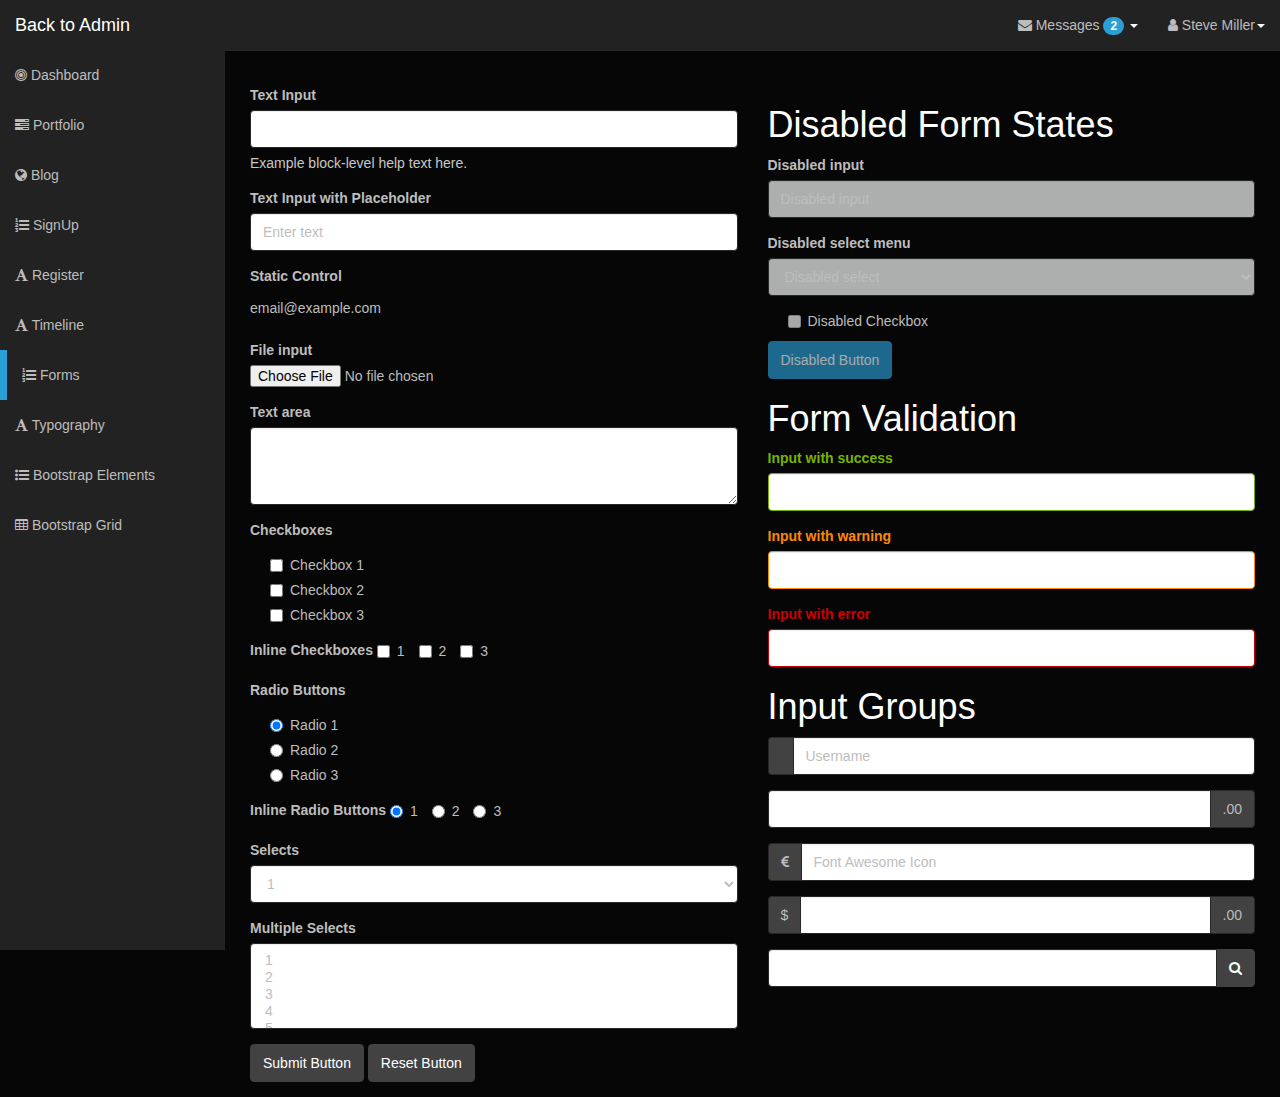
<file: Theme-DarkAdmin/forms.html>
<!DOCTYPE html>
<html lang="en">
<head>
    <meta charset="utf-8">
    <meta name="viewport" content="width=device-width, initial-scale=1.0">
    <title>Forms - Dark Admin</title>

    <link rel="stylesheet" type="text/css" href="bootstrap/css/bootstrap.min.css" />
    <link rel="stylesheet" type="text/css" href="font-awesome/css/font-awesome.min.css" />
    <link rel="stylesheet" type="text/css" href="css/local.css" />

    <script type="text/javascript" src="js/jquery-1.10.2.min.js"></script>
    <script type="text/javascript" src="bootstrap/js/bootstrap.min.js"></script>        
</head>
<body>

    <div id="wrapper">
        <nav class="navbar navbar-inverse navbar-fixed-top" role="navigation">
            <div class="navbar-header">
                <button type="button" class="navbar-toggle" data-toggle="collapse" data-target=".navbar-ex1-collapse">
                    <span class="sr-only">Toggle navigation</span>
                    <span class="icon-bar"></span>
                    <span class="icon-bar"></span>
                    <span class="icon-bar"></span>
                </button>
                <a class="navbar-brand" href="index.html">Back to Admin</a>
            </div>
            <div class="collapse navbar-collapse navbar-ex1-collapse">
                <ul class="nav navbar-nav side-nav">
                    <li><a href="index.html"><i class="fa fa-bullseye"></i> Dashboard</a></li>
                    <li><a href="portfolio.html"><i class="fa fa-tasks"></i> Portfolio</a></li>
                    <li><a href="blog.html"><i class="fa fa-globe"></i> Blog</a></li>
                    <li><a href="signup.html"><i class="fa fa-list-ol"></i> SignUp</a></li>
                    <li><a href="register.html"><i class="fa fa-font"></i> Register</a></li>
                    <li><a href="timeline.html"><i class="fa fa-font"></i> Timeline</a></li>
                    <li class="selected"><a href="forms.html"><i class="fa fa-list-ol"></i> Forms</a></li>
                    <li><a href="typography.html"><i class="fa fa-font"></i> Typography</a></li>
                    <li><a href="bootstrap-elements.html"><i class="fa fa-list-ul"></i> Bootstrap Elements</a></li>
                    <li><a href="bootstrap-grid.html"><i class="fa fa-table"></i > Bootstrap Grid</a></li>            
                </ul>
                <ul class="nav navbar-nav navbar-right navbar-user">
                    <li class="dropdown messages-dropdown">
                        <a href="#" class="dropdown-toggle" data-toggle="dropdown"><i class="fa fa-envelope"></i> Messages <span class="badge">2</span> <b class="caret"></b></a>
                        <ul class="dropdown-menu">
                            <li class="dropdown-header">2 New Messages</li>
                            <li class="message-preview">
                                <a href="#">
                                    <span class="avatar"><i class="fa fa-bell"></i></span>
                                    <span class="message">Security alert</span>
                                </a>
                            </li>
                            <li class="divider"></li>
                            <li class="message-preview">
                                <a href="#">
                                    <span class="avatar"><i class="fa fa-bell"></i></span>
                                    <span class="message">Security alert</span>
                                </a>
                            </li>
                            <li class="divider"></li>
                            <li><a href="#">Go to Inbox <span class="badge">2</span></a></li>
                        </ul>
                    </li>
                     <li class="dropdown user-dropdown">
                        <a href="#" class="dropdown-toggle" data-toggle="dropdown"><i class="fa fa-user"></i> Steve Miller<b class="caret"></b></a>
                        <ul class="dropdown-menu">
                            <li><a href="#"><i class="fa fa-user"></i> Profile</a></li>
                            <li><a href="#"><i class="fa fa-gear"></i> Settings</a></li>
                            <li class="divider"></li>
                            <li><a href="#"><i class="fa fa-power-off"></i> Log Out</a></li>
                        </ul>
                    </li>
                </ul>
            </div>
        </nav>

       <div id="page-wrapper">

            <div class="row">
                <div class="col-lg-6">

                    <form role="form">

                        <div class="form-group">
                            <label>Text Input</label>
                            <input class="form-control">
                            <p class="help-block">Example block-level help text here.</p>
                        </div>

                        <div class="form-group">
                            <label>Text Input with Placeholder</label>
                            <input class="form-control" placeholder="Enter text">
                        </div>

                        <div class="form-group">
                            <label>Static Control</label>
                            <p class="form-control-static">email@example.com</p>
                        </div>

                        <div class="form-group">
                            <label>File input</label>
                            <input type="file">
                        </div>

                        <div class="form-group">
                            <label>Text area</label>
                            <textarea class="form-control" rows="3"></textarea>
                        </div>

                        <div class="form-group">
                            <label>Checkboxes</label>
                            <div class="checkbox">
                                <label>
                                    <input type="checkbox" value="">
                                    Checkbox  1
                                </label>
                            </div>
                            <div class="checkbox">
                                <label>
                                    <input type="checkbox" value="">
                                    Checkbox  2
                                </label>
                            </div>
                            <div class="checkbox">
                                <label>
                                    <input type="checkbox" value="">
                                    Checkbox  3
                                </label>
                            </div>
                        </div>

                        <div class="form-group">
                            <label>Inline Checkboxes</label>
                            <label class="checkbox-inline">
                                <input type="checkbox">
                                1
                            </label>
                            <label class="checkbox-inline">
                                <input type="checkbox">
                                2
                            </label>
                            <label class="checkbox-inline">
                                <input type="checkbox">
                                3
                            </label>
                        </div>

                        <div class="form-group">
                            <label>Radio Buttons</label>
                            <div class="radio">
                                <label>
                                    <input type="radio" name="optionsRadios" id="optionsRadios1" value="option1" checked>
                                    Radio  1
                                </label>
                            </div>
                            <div class="radio">
                                <label>
                                    <input type="radio" name="optionsRadios" id="optionsRadios2" value="option2">
                                    Radio  2
                                </label>
                            </div>
                            <div class="radio">
                                <label>
                                    <input type="radio" name="optionsRadios" id="optionsRadios3" value="option3">
                                    Radio  3
                                </label>
                            </div>
                        </div>

                        <div class="form-group">
                            <label>Inline Radio Buttons</label>
                            <label class="radio-inline">
                                <input type="radio" name="optionsRadiosInline" id="optionsRadiosInline1" value="option1" checked>
                                1
                            </label>
                            <label class="radio-inline">
                                <input type="radio" name="optionsRadiosInline" id="optionsRadiosInline2" value="option2">
                                2
                            </label>
                            <label class="radio-inline">
                                <input type="radio" name="optionsRadiosInline" id="optionsRadiosInline3" value="option3">
                                3
                            </label>
                        </div>

                        <div class="form-group">
                            <label>Selects</label>
                            <select class="form-control">
                                <option>1</option>
                                <option>2</option>
                                <option>3</option>
                                <option>4</option>
                                <option>5</option>
                            </select>
                        </div>

                        <div class="form-group">
                            <label>Multiple Selects</label>
                            <select multiple class="form-control">
                                <option>1</option>
                                <option>2</option>
                                <option>3</option>
                                <option>4</option>
                                <option>5</option>
                            </select>
                        </div>

                        <button type="submit" class="btn btn-default">Submit Button</button>
                        <button type="reset" class="btn btn-default">Reset Button</button>

                    </form>

                </div>
                <div class="col-lg-6">
                    <h1>Disabled Form States</h1>

                    <form role="form">

                        <fieldset disabled>

                            <div class="form-group">
                                <label for="disabledSelect">Disabled input</label>
                                <input class="form-control" id="disabledInput" type="text" placeholder="Disabled input" disabled>
                            </div>

                            <div class="form-group">
                                <label for="disabledSelect">Disabled select menu</label>
                                <select id="disabledSelect" class="form-control">
                                    <option>Disabled select</option>
                                </select>
                            </div>

                            <div class="checkbox">
                                <label>
                                    <input type="checkbox">
                                    Disabled Checkbox
                                </label>
                            </div>

                            <button type="submit" class="btn btn-primary">Disabled Button</button>

                        </fieldset>

                    </form>

                    <h1>Form Validation</h1>

                    <form role="form">

                        <div class="form-group has-success">
                            <label class="control-label" for="inputSuccess">Input with success</label>
                            <input type="text" class="form-control" id="inputSuccess">
                        </div>

                        <div class="form-group has-warning">
                            <label class="control-label" for="inputWarning">Input with warning</label>
                            <input type="text" class="form-control" id="inputWarning">
                        </div>

                        <div class="form-group has-error">
                            <label class="control-label" for="inputError">Input with error</label>
                            <input type="text" class="form-control" id="inputError">
                        </div>

                    </form>

                    <h1>Input Groups</h1>

                    <form role="form">
                        <div class="form-group input-group">
                            <span class="input-group-addon"> </span>
                            <input type="text" class="form-control" placeholder="Username">
                        </div>

                        <div class="form-group input-group">
                            <input type="text" class="form-control">
                            <span class="input-group-addon">.00</span>
                        </div>

                        <div class="form-group input-group">
                            <span class="input-group-addon"><i class="fa fa-eur"></i></span>
                            <input type="text" class="form-control" placeholder="Font Awesome Icon">
                        </div>

                        <div class="form-group input-group">
                            <span class="input-group-addon">$</span>
                            <input type="text" class="form-control">
                            <span class="input-group-addon">.00</span>
                        </div>

                        <div class="form-group input-group">
                            <input type="text" class="form-control">
                            <span class="input-group-btn">
                                <button class="btn btn-default" type="button"><i class="fa fa-search"></i></button>
                            </span>
                        </div>

                    </form>
                </div>
            </div>
        </div>
    </div>    

</body>
</html>
</file>
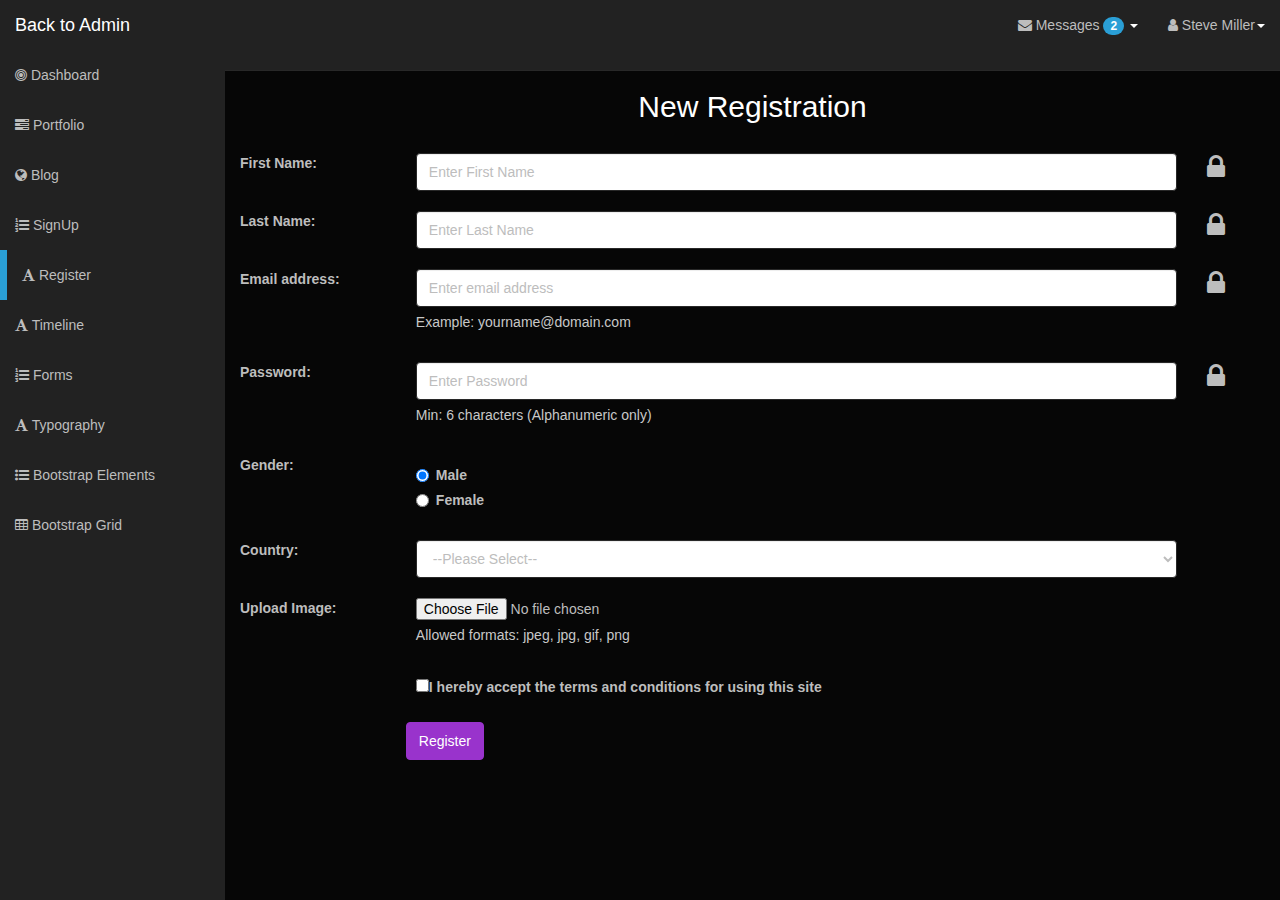
<file: Theme-DarkAdmin/register.html>
<!DOCTYPE html>
<html lang="en">
<head>
    <meta charset="utf-8">
    <meta name="viewport" content="width=device-width, initial-scale=1.0">
    <title>Register - Dark Admin</title>

    <link rel="stylesheet" type="text/css" href="bootstrap/css/bootstrap.min.css" />
    <link rel="stylesheet" type="text/css" href="font-awesome/css/font-awesome.min.css" />
    <link rel="stylesheet" type="text/css" href="css/local.css" />

    <script type="text/javascript" src="js/jquery-1.10.2.min.js"></script>
    <script type="text/javascript" src="bootstrap/js/bootstrap.min.js"></script>   

      <style>

        div {
            padding-bottom:20px;
        }

    </style>
</head>
<body>

    <div id="wrapper">
        <nav class="navbar navbar-inverse navbar-fixed-top" role="navigation">
            <div class="navbar-header">
                <button type="button" class="navbar-toggle" data-toggle="collapse" data-target=".navbar-ex1-collapse">
                    <span class="sr-only">Toggle navigation</span>
                    <span class="icon-bar"></span>
                    <span class="icon-bar"></span>
                    <span class="icon-bar"></span>
                </button>
                <a class="navbar-brand" href="index.html">Back to Admin</a>
            </div>
            <div class="collapse navbar-collapse navbar-ex1-collapse">
                <ul class="nav navbar-nav side-nav">
                    <li><a href="index.html"><i class="fa fa-bullseye"></i> Dashboard</a></li>
                    <li><a href="portfolio.html"><i class="fa fa-tasks"></i> Portfolio</a></li>
                    <li><a href="blog.html"><i class="fa fa-globe"></i> Blog</a></li>
                    <li><a href="signup.html"><i class="fa fa-list-ol"></i> SignUp</a></li>
                    <li class="selected"><a href="register.html"><i class="fa fa-font"></i> Register</a></li>
                    <li><a href="timeline.html"><i class="fa fa-font"></i> Timeline</a></li>
                    <li><a href="forms.html"><i class="fa fa-list-ol"></i> Forms</a></li>
                    <li><a href="typography.html"><i class="fa fa-font"></i> Typography</a></li>
                    <li><a href="bootstrap-elements.html"><i class="fa fa-list-ul"></i> Bootstrap Elements</a></li>
                    <li><a href="bootstrap-grid.html"><i class="fa fa-table"></i > Bootstrap Grid</a></li>            
                </ul>
                <ul class="nav navbar-nav navbar-right navbar-user">
                    <li class="dropdown messages-dropdown">
                        <a href="#" class="dropdown-toggle" data-toggle="dropdown"><i class="fa fa-envelope"></i> Messages <span class="badge">2</span> <b class="caret"></b></a>
                        <ul class="dropdown-menu">
                            <li class="dropdown-header">2 New Messages</li>
                            <li class="message-preview">
                                <a href="#">
                                    <span class="avatar"><i class="fa fa-bell"></i></span>
                                    <span class="message">Security alert</span>
                                </a>
                            </li>
                            <li class="divider"></li>
                            <li class="message-preview">
                                <a href="#">
                                    <span class="avatar"><i class="fa fa-bell"></i></span>
                                    <span class="message">Security alert</span>
                                </a>
                            </li>
                            <li class="divider"></li>
                            <li><a href="#">Go to Inbox <span class="badge">2</span></a></li>
                        </ul>
                    </li>
                     <li class="dropdown user-dropdown">
                        <a href="#" class="dropdown-toggle" data-toggle="dropdown"><i class="fa fa-user"></i> Steve Miller<b class="caret"></b></a>
                        <ul class="dropdown-menu">
                            <li><a href="#"><i class="fa fa-user"></i> Profile</a></li>
                            <li><a href="#"><i class="fa fa-gear"></i> Settings</a></li>
                            <li class="divider"></li>
                            <li><a href="#"><i class="fa fa-power-off"></i> Log Out</a></li>
                        </ul>
                    </li>
                </ul>
            </div>
        </nav>

       <div>
        <div class="row text-center">
            <h2>New Registration</h2>
        </div>
        <div>
            <label for="firstname" class="col-md-2">
                First Name:
            </label>
            <div class="col-md-9">
                <input type="text" class="form-control" id="firstname" placeholder="Enter First Name">
            </div>
            <div class="col-md-1">
                <i class="fa fa-lock fa-2x"></i>
            </div>
        </div>        
        <div>
            <label for="lastname" class="col-md-2">
                Last Name:
            </label>
            <div class="col-md-9">
                <input type="text" class="form-control" id="lastname" placeholder="Enter Last Name">
            </div>
             <div class="col-md-1">
                <i class="fa fa-lock fa-2x"></i>
            </div>
        </div>
        <div>
            <label for="emailaddress" class="col-md-2">
                Email address:
            </label>
            <div class="col-md-9">
                <input type="email" class="form-control" id="emailaddress" placeholder="Enter email address">
                <p class="help-block">
                    Example: yourname@domain.com
                </p>
            </div>
             <div class="col-md-1">
                <i class="fa fa-lock fa-2x"></i>
            </div>
        </div>
        <div>
            <label for="password" class="col-md-2">
                Password:
            </label>
            <div class="col-md-9">
                <input type="password" class="form-control" id="password" placeholder="Enter Password">
                <p class="help-block">
                    Min: 6 characters (Alphanumeric only)
                </p>
            </div>
             <div class="col-md-1">
                <i class="fa fa-lock fa-2x"></i>
            </div>
        </div>
        <div>
            <label for="sex" class="col-md-2">
                Gender:
            </label>
            <div class="col-md-10">
                <label class="radio">
                    <input type="radio" name="sex" id="sex" value="male" checked>
                    Male
                </label>
                <label class="radio">
                    <input type="radio" name="sex" id="Radio1" value="female">
                    Female
                </label>
            </div>             
        </div>
        <div>
            <label for="country" class="col-md-2">
                Country:
            </label>
            <div class="col-md-9">
                <select name="country" id="country" class="form-control">
                    <option>--Please Select--</option>
                    <option>India</option>
                    <option>United States</option>
                    <option>Canada</option>
                    <option>United Kingdom</option>
                    <option>Others</option>
                </select>
            </div>            
        </div>
        <div>
            <label for="uploadimage" class="col-md-2">
                Upload Image:
            </label>
            <div class="col-md-10">
                <input type="file" name="uploadimage" id="uploadimage">
                <p class="help-block">
                    Allowed formats: jpeg, jpg, gif, png
                </p>
            </div>          
        </div>
        <div>
            <div class="col-md-2">
            </div>
            <div class="col-md-10">
                <label>
                    <input type="checkbox">I hereby accept the terms and conditions for using this site</label>
            </div>            
        </div>
        <div class="row">
            <div class="col-md-2">
            </div>
            <div class="col-md-10">
                <button type="submit" class="btn btn-info">
                    Register
                </button>
            </div>
        </div>
    </div>  
    </div>

</body>
</html>
</file>
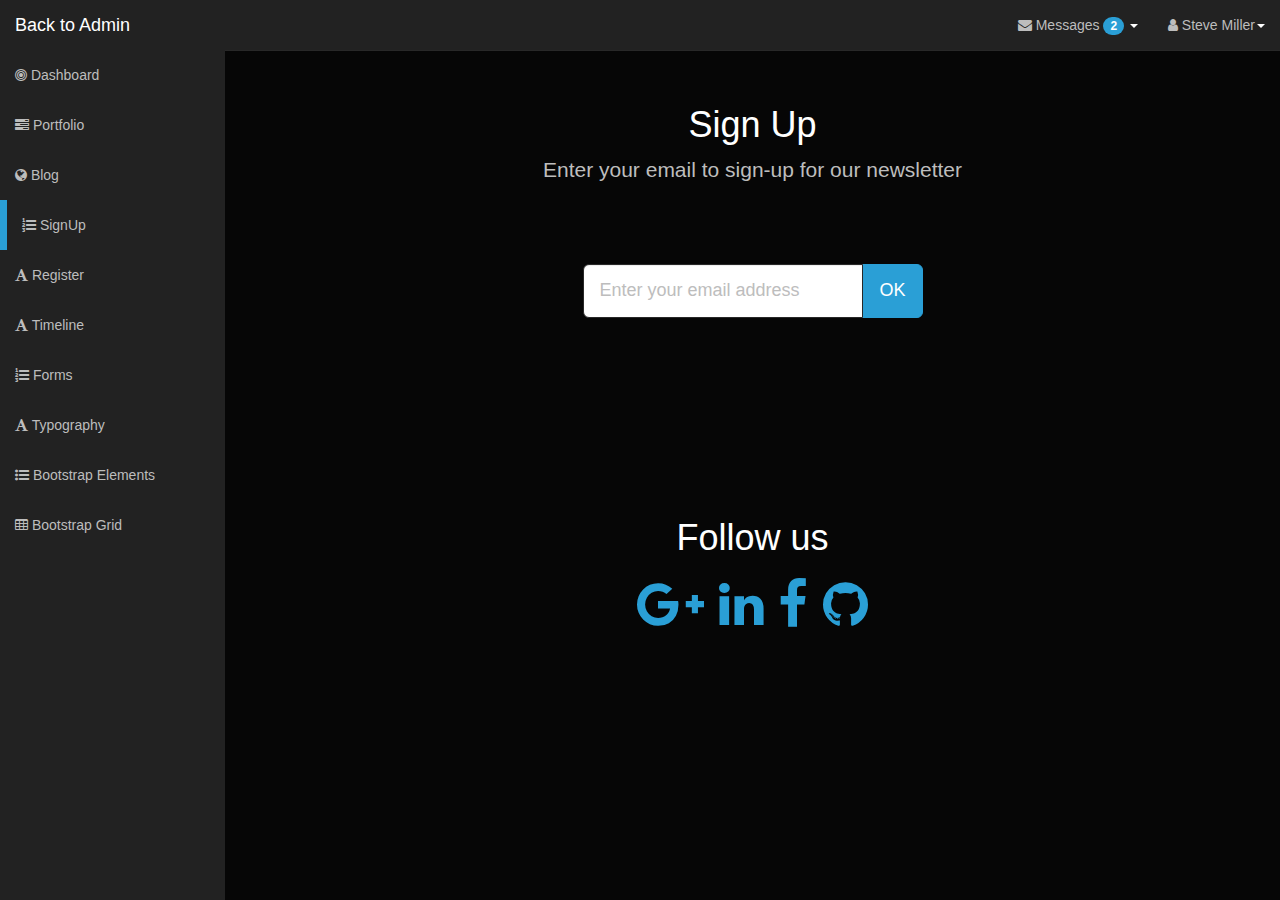
<file: Theme-DarkAdmin/signup.html>
<!DOCTYPE html>
<html lang="en">
<head>
    <meta charset="utf-8">
    <meta name="viewport" content="width=device-width, initial-scale=1.0">
    <title>Signup - Dark Admin</title>

    <link rel="stylesheet" type="text/css" href="bootstrap/css/bootstrap.min.css" />
    <link rel="stylesheet" type="text/css" href="font-awesome/css/font-awesome.min.css" />
    <link rel="stylesheet" type="text/css" href="css/local.css" />

    <script type="text/javascript" src="js/jquery-1.10.2.min.js"></script>
    <script type="text/javascript" src="bootstrap/js/bootstrap.min.js"></script>   
</head>
<body>

    <div id="wrapper">
        <nav class="navbar navbar-inverse navbar-fixed-top" role="navigation">
            <div class="navbar-header">
                <button type="button" class="navbar-toggle" data-toggle="collapse" data-target=".navbar-ex1-collapse">
                    <span class="sr-only">Toggle navigation</span>
                    <span class="icon-bar"></span>
                    <span class="icon-bar"></span>
                    <span class="icon-bar"></span>
                </button>
                <a class="navbar-brand" href="index.html">Back to Admin</a>
            </div>
            <div class="collapse navbar-collapse navbar-ex1-collapse">
                <ul class="nav navbar-nav side-nav">
                    <li><a href="index.html"><i class="fa fa-bullseye"></i> Dashboard</a></li>
                    <li><a href="portfolio.html"><i class="fa fa-tasks"></i> Portfolio</a></li>
                    <li><a href="blog.html"><i class="fa fa-globe"></i> Blog</a></li>
                    <li class="selected"><a href="signup.html"><i class="fa fa-list-ol"></i> SignUp</a></li>
                    <li><a href="register.html"><i class="fa fa-font"></i> Register</a></li>
                    <li><a href="timeline.html"><i class="fa fa-font"></i> Timeline</a></li>
                    <li><a href="forms.html"><i class="fa fa-list-ol"></i> Forms</a></li>
                    <li><a href="typography.html"><i class="fa fa-font"></i> Typography</a></li>
                    <li><a href="bootstrap-elements.html"><i class="fa fa-list-ul"></i> Bootstrap Elements</a></li>
                    <li><a href="bootstrap-grid.html"><i class="fa fa-table"></i > Bootstrap Grid</a></li>            
                </ul>
                <ul class="nav navbar-nav navbar-right navbar-user">
                    <li class="dropdown messages-dropdown">
                        <a href="#" class="dropdown-toggle" data-toggle="dropdown"><i class="fa fa-envelope"></i> Messages <span class="badge">2</span> <b class="caret"></b></a>
                        <ul class="dropdown-menu">
                            <li class="dropdown-header">2 New Messages</li>
                            <li class="message-preview">
                                <a href="#">
                                    <span class="avatar"><i class="fa fa-bell"></i></span>
                                    <span class="message">Security alert</span>
                                </a>
                            </li>
                            <li class="divider"></li>
                            <li class="message-preview">
                                <a href="#">
                                    <span class="avatar"><i class="fa fa-bell"></i></span>
                                    <span class="message">Security alert</span>
                                </a>
                            </li>
                            <li class="divider"></li>
                            <li><a href="#">Go to Inbox <span class="badge">2</span></a></li>
                        </ul>
                    </li>
                     <li class="dropdown user-dropdown">
                        <a href="#" class="dropdown-toggle" data-toggle="dropdown"><i class="fa fa-user"></i> Steve Miller<b class="caret"></b></a>
                        <ul class="dropdown-menu">
                            <li><a href="#"><i class="fa fa-user"></i> Profile</a></li>
                            <li><a href="#"><i class="fa fa-gear"></i> Settings</a></li>
                            <li class="divider"></li>
                            <li><a href="#"><i class="fa fa-power-off"></i> Log Out</a></li>
                        </ul>
                    </li>
                </ul>
            </div>
        </nav>

        <div id="page-wrapper">

            <div class="row">

                <div class="col-lg-12 text-center v-center">

                    <h1>Sign Up</h1>
                    <p class="lead">Enter your email to sign-up for our newsletter</p>

                    <br>
                    <br>
                    <br>

                    <form class="col-lg-12">
                        <div class="input-group" style="width: 340px; text-align: center; margin: 0 auto;">
                            <input class="form-control input-lg" title="Confidential signup."
                                placeholder="Enter your email address" type="text">
                            <span class="input-group-btn">
                                <button class="btn btn-lg btn-primary" type="button">OK</button></span>
                        </div>
                    </form>
                </div>
            </div>
            <br>
            <br>
            <br>
            <br>
            <br>
            <br>
            <br>
            <br>
            <br>
            <div class="text-center">
                <h1>Follow us</h1>
            </div>
            <div class="row">
                <div class="col-lg-12 text-center v-center" style="font-size: 39pt;">
                    <a href="#"><span class="avatar"><i class="fa fa-google-plus"></i></span></a>
                    <a href="#"><span class="avatar"><i class="fa fa-linkedin"></i></span></a>
                    <a href="#"><span class="avatar"><i class="fa fa-facebook"></i></span></a>
                    <a href="#"><span class="avatar"><i class="fa fa-github"></i></span></a>
                </div>

            </div>
            <!-- /.row -->

        </div>
        <!-- /#page-wrapper -->
    </div>    
</body>
</html>
</file>
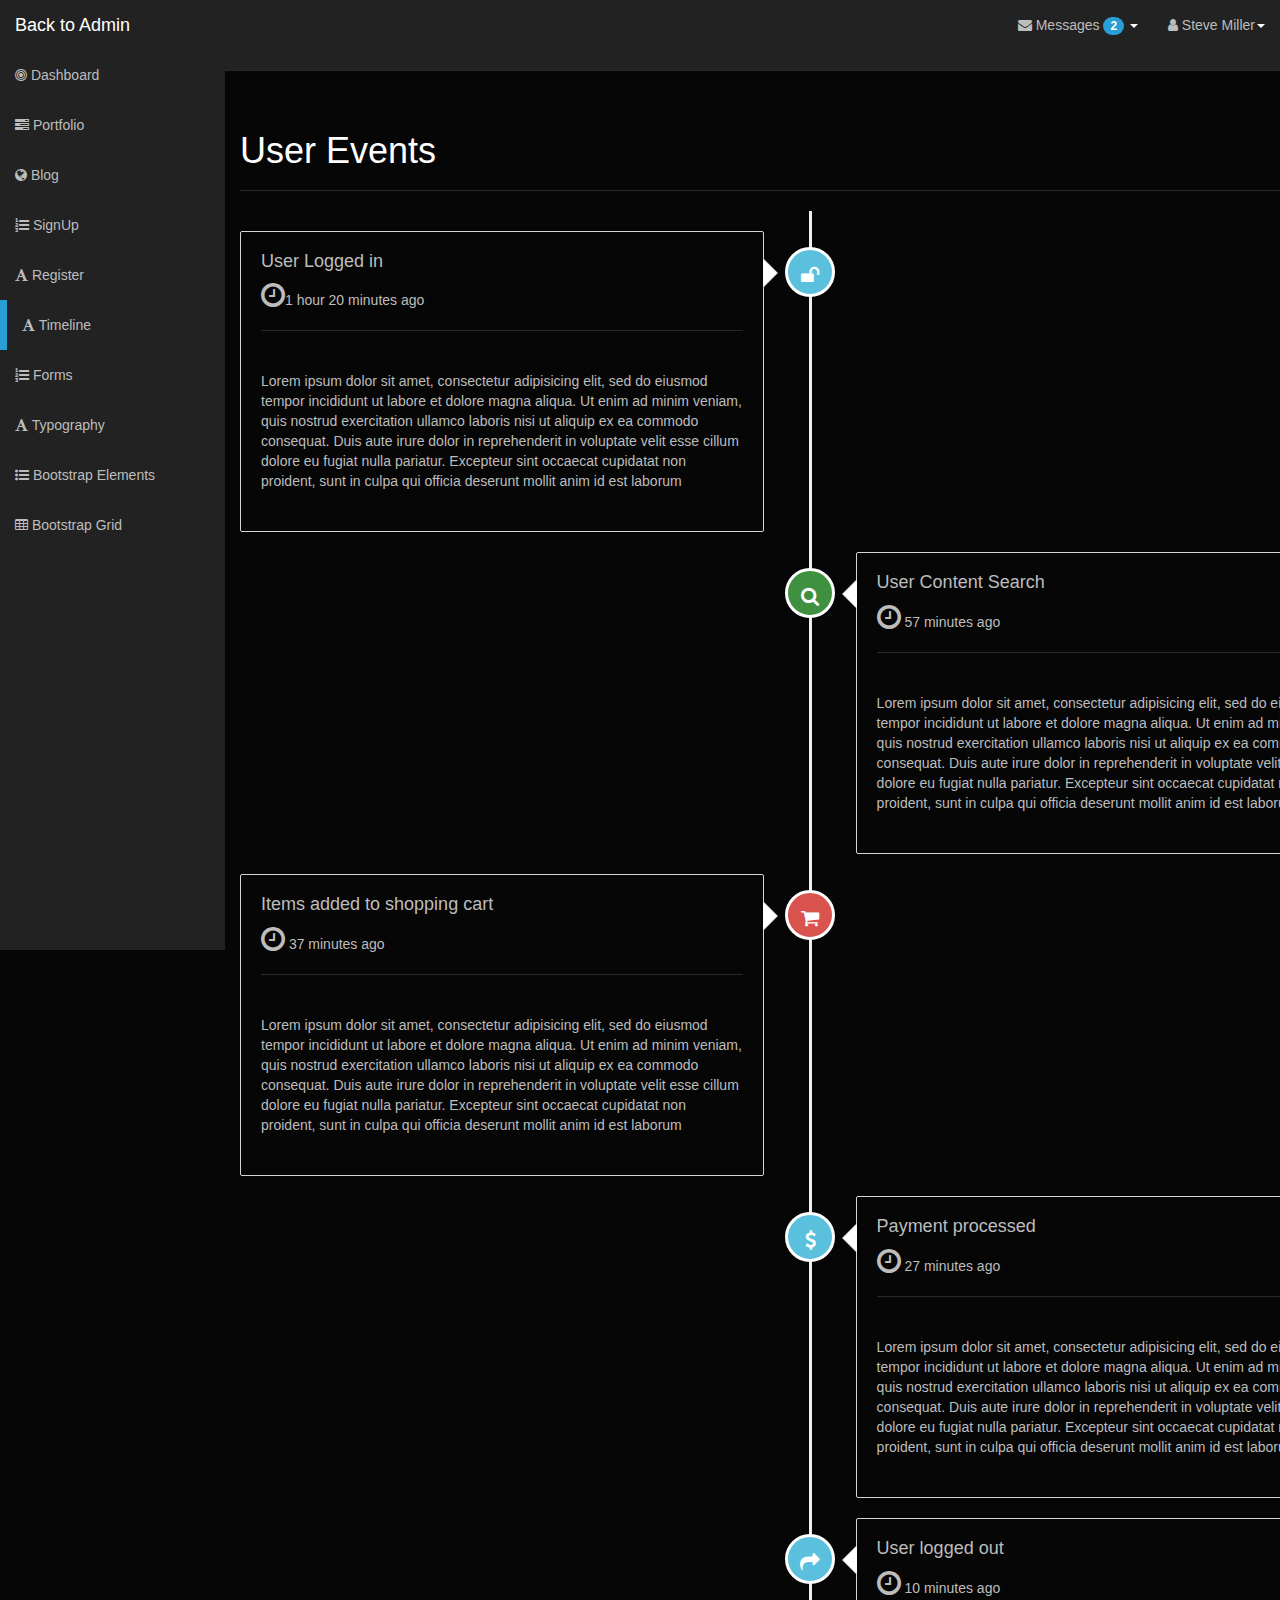
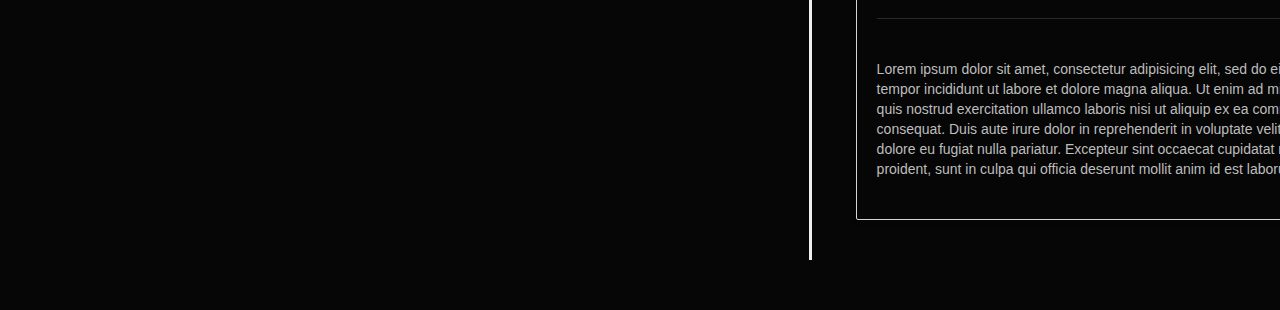
<file: Theme-DarkAdmin/timeline.html>
<!DOCTYPE html>
<html lang="en">
<head>
    <meta charset="utf-8">
    <meta name="viewport" content="width=device-width, initial-scale=1.0">
    <title>Timeline - Dark Admin</title>

    <link rel="stylesheet" type="text/css" href="bootstrap/css/bootstrap.min.css" />
    <link rel="stylesheet" type="text/css" href="font-awesome/css/font-awesome.min.css" />
    <link rel="stylesheet" type="text/css" href="css/local.css" />

    <script type="text/javascript" src="js/jquery-1.10.2.min.js"></script>
    <script type="text/javascript" src="bootstrap/js/bootstrap.min.js"></script>   

      <style>

        div {
            padding-bottom:20px;
        }

    </style>
</head>
<body>

    <div id="wrapper">
        <nav class="navbar navbar-inverse navbar-fixed-top" role="navigation">
            <div class="navbar-header">
                <button type="button" class="navbar-toggle" data-toggle="collapse" data-target=".navbar-ex1-collapse">
                    <span class="sr-only">Toggle navigation</span>
                    <span class="icon-bar"></span>
                    <span class="icon-bar"></span>
                    <span class="icon-bar"></span>
                </button>
                <a class="navbar-brand" href="index.html">Back to Admin</a>
            </div>
            <div class="collapse navbar-collapse navbar-ex1-collapse">
                <ul class="nav navbar-nav side-nav">
                    <li><a href="index.html"><i class="fa fa-bullseye"></i> Dashboard</a></li>
                    <li><a href="portfolio.html"><i class="fa fa-tasks"></i> Portfolio</a></li>
                    <li><a href="blog.html"><i class="fa fa-globe"></i> Blog</a></li>
                    <li><a href="signup.html"><i class="fa fa-list-ol"></i> SignUp</a></li>
                    <li><a href="register.html"><i class="fa fa-font"></i> Register</a></li>
                    <li class="selected"><a href="timeline.html"><i class="fa fa-font"></i> Timeline</a></li>
                    <li><a href="forms.html"><i class="fa fa-list-ol"></i> Forms</a></li>
                    <li><a href="typography.html"><i class="fa fa-font"></i> Typography</a></li>
                    <li><a href="bootstrap-elements.html"><i class="fa fa-list-ul"></i> Bootstrap Elements</a></li>
                    <li><a href="bootstrap-grid.html"><i class="fa fa-table"></i > Bootstrap Grid</a></li>            
                </ul>
                <ul class="nav navbar-nav navbar-right navbar-user">
                    <li class="dropdown messages-dropdown">
                        <a href="#" class="dropdown-toggle" data-toggle="dropdown"><i class="fa fa-envelope"></i> Messages <span class="badge">2</span> <b class="caret"></b></a>
                        <ul class="dropdown-menu">
                            <li class="dropdown-header">2 New Messages</li>
                            <li class="message-preview">
                                <a href="#">
                                    <span class="avatar"><i class="fa fa-bell"></i></span>
                                    <span class="message">Security alert</span>
                                </a>
                            </li>
                            <li class="divider"></li>
                            <li class="message-preview">
                                <a href="#">
                                    <span class="avatar"><i class="fa fa-bell"></i></span>
                                    <span class="message">Security alert</span>
                                </a>
                            </li>
                            <li class="divider"></li>
                            <li><a href="#">Go to Inbox <span class="badge">2</span></a></li>
                        </ul>
                    </li>
                    <li class="dropdown user-dropdown">
                        <a href="#" class="dropdown-toggle" data-toggle="dropdown"><i class="fa fa-user"></i> Steve Miller<b class="caret"></b></a>
                        <ul class="dropdown-menu">
                            <li><a href="#"><i class="fa fa-user"></i> Profile</a></li>
                            <li><a href="#"><i class="fa fa-gear"></i> Settings</a></li>
                            <li class="divider"></li>
                            <li><a href="#"><i class="fa fa-power-off"></i> Log Out</a></li>
                        </ul>
                    </li>
                </ul>
            </div>
        </nav>

         <hr />
        <div class="container">
            <div class="page-header">
                <h1 id="timeline">User Events</h1>
            </div>
            <ul class="timeline">
                <li>
                    <div class="timeline-badge info"><i class="fa fa-unlock"></i></div>
                    <div class="timeline-panel">
                        <div class="timeline-heading">
                            <h4 class="timeline-title">User Logged in</h4>                            
                            <span><i class="fa fa-clock-o fa-2x"></i>1 hour 20 minutes ago</span>
                            <hr />
                        </div>
                        <div class="timeline-body">
                            <p>Lorem ipsum dolor sit amet, consectetur adipisicing elit, sed do eiusmod tempor 
                               incididunt ut labore et dolore magna aliqua. Ut enim ad minim veniam, 
                               quis nostrud exercitation ullamco laboris nisi ut aliquip ex ea commodo consequat. 
                               Duis aute irure dolor in reprehenderit in voluptate velit esse cillum dolore eu fugiat nulla pariatur. 
                               Excepteur sint occaecat cupidatat non proident, sunt in culpa qui officia deserunt mollit anim id est laborum
                            </p>
                        </div>
                    </div>
                </li>
                <li class="timeline-inverted">
                    <div class="timeline-badge success"><i class="fa fa-search"></i></div>
                    <div class="timeline-panel">
                        <div class="timeline-heading">
                            <h4 class="timeline-title">User Content Search</h4>
                            <span><i class="fa fa-clock-o fa-2x"></i> 57 minutes ago</span>
                            <hr />
                        </div>
                        <div class="timeline-body">
                             <p>Lorem ipsum dolor sit amet, consectetur adipisicing elit, sed do eiusmod tempor 
                               incididunt ut labore et dolore magna aliqua. Ut enim ad minim veniam, 
                               quis nostrud exercitation ullamco laboris nisi ut aliquip ex ea commodo consequat. 
                               Duis aute irure dolor in reprehenderit in voluptate velit esse cillum dolore eu fugiat nulla pariatur. 
                               Excepteur sint occaecat cupidatat non proident, sunt in culpa qui officia deserunt mollit anim id est laborum
                            </p>
                        </div>
                    </div>
                </li>
                <li>
                    <div class="timeline-badge danger"><i class="fa fa-shopping-cart"></i></div>
                    <div class="timeline-panel">
                        <div class="timeline-heading">
                            <h4 class="timeline-title">Items added to shopping cart</h4>
                            <span><i class="fa fa-clock-o fa-2x"></i> 37 minutes ago</span>
                            <hr />
                        </div>
                        <div class="timeline-body">
                             <p>Lorem ipsum dolor sit amet, consectetur adipisicing elit, sed do eiusmod tempor 
                               incididunt ut labore et dolore magna aliqua. Ut enim ad minim veniam, 
                               quis nostrud exercitation ullamco laboris nisi ut aliquip ex ea commodo consequat. 
                               Duis aute irure dolor in reprehenderit in voluptate velit esse cillum dolore eu fugiat nulla pariatur. 
                               Excepteur sint occaecat cupidatat non proident, sunt in culpa qui officia deserunt mollit anim id est laborum
                            </p>
                        </div>
                    </div>
                </li>
                <li class="timeline-inverted">
                   <div class="timeline-badge info"><i class="fa fa-dollar"></i></div>
                    <div class="timeline-panel">
                        <div class="timeline-heading">
                            <h4 class="timeline-title">Payment processed</h4>
                            <span><i class="fa fa-clock-o fa-2x"></i> 27 minutes ago</span>
                            <hr />
                        </div>
                        <div class="timeline-body">
                             <p>Lorem ipsum dolor sit amet, consectetur adipisicing elit, sed do eiusmod tempor 
                               incididunt ut labore et dolore magna aliqua. Ut enim ad minim veniam, 
                               quis nostrud exercitation ullamco laboris nisi ut aliquip ex ea commodo consequat. 
                               Duis aute irure dolor in reprehenderit in voluptate velit esse cillum dolore eu fugiat nulla pariatur. 
                               Excepteur sint occaecat cupidatat non proident, sunt in culpa qui officia deserunt mollit anim id est laborum
                            </p>
                        </div>
                    </div>
                </li>
                <li class="timeline-inverted">
                    <div class="timeline-badge info"><i class="fa fa-share"></i></div>
                    <div class="timeline-panel">
                        <div class="timeline-heading">
                            <h4 class="timeline-title">User logged out</h4>
                            <span><i class="fa fa-clock-o fa-2x"></i> 10 minutes ago</span>
                            <hr />
                        </div>
                        <div class="timeline-body">
                             <p>Lorem ipsum dolor sit amet, consectetur adipisicing elit, sed do eiusmod tempor 
                               incididunt ut labore et dolore magna aliqua. Ut enim ad minim veniam, 
                               quis nostrud exercitation ullamco laboris nisi ut aliquip ex ea commodo consequat. 
                               Duis aute irure dolor in reprehenderit in voluptate velit esse cillum dolore eu fugiat nulla pariatur. 
                               Excepteur sint occaecat cupidatat non proident, sunt in culpa qui officia deserunt mollit anim id est laborum
                            </p>
                        </div>
                    </div>
                </li>
            </ul>
        </div>
    </div>

</body>
</html>
</file>
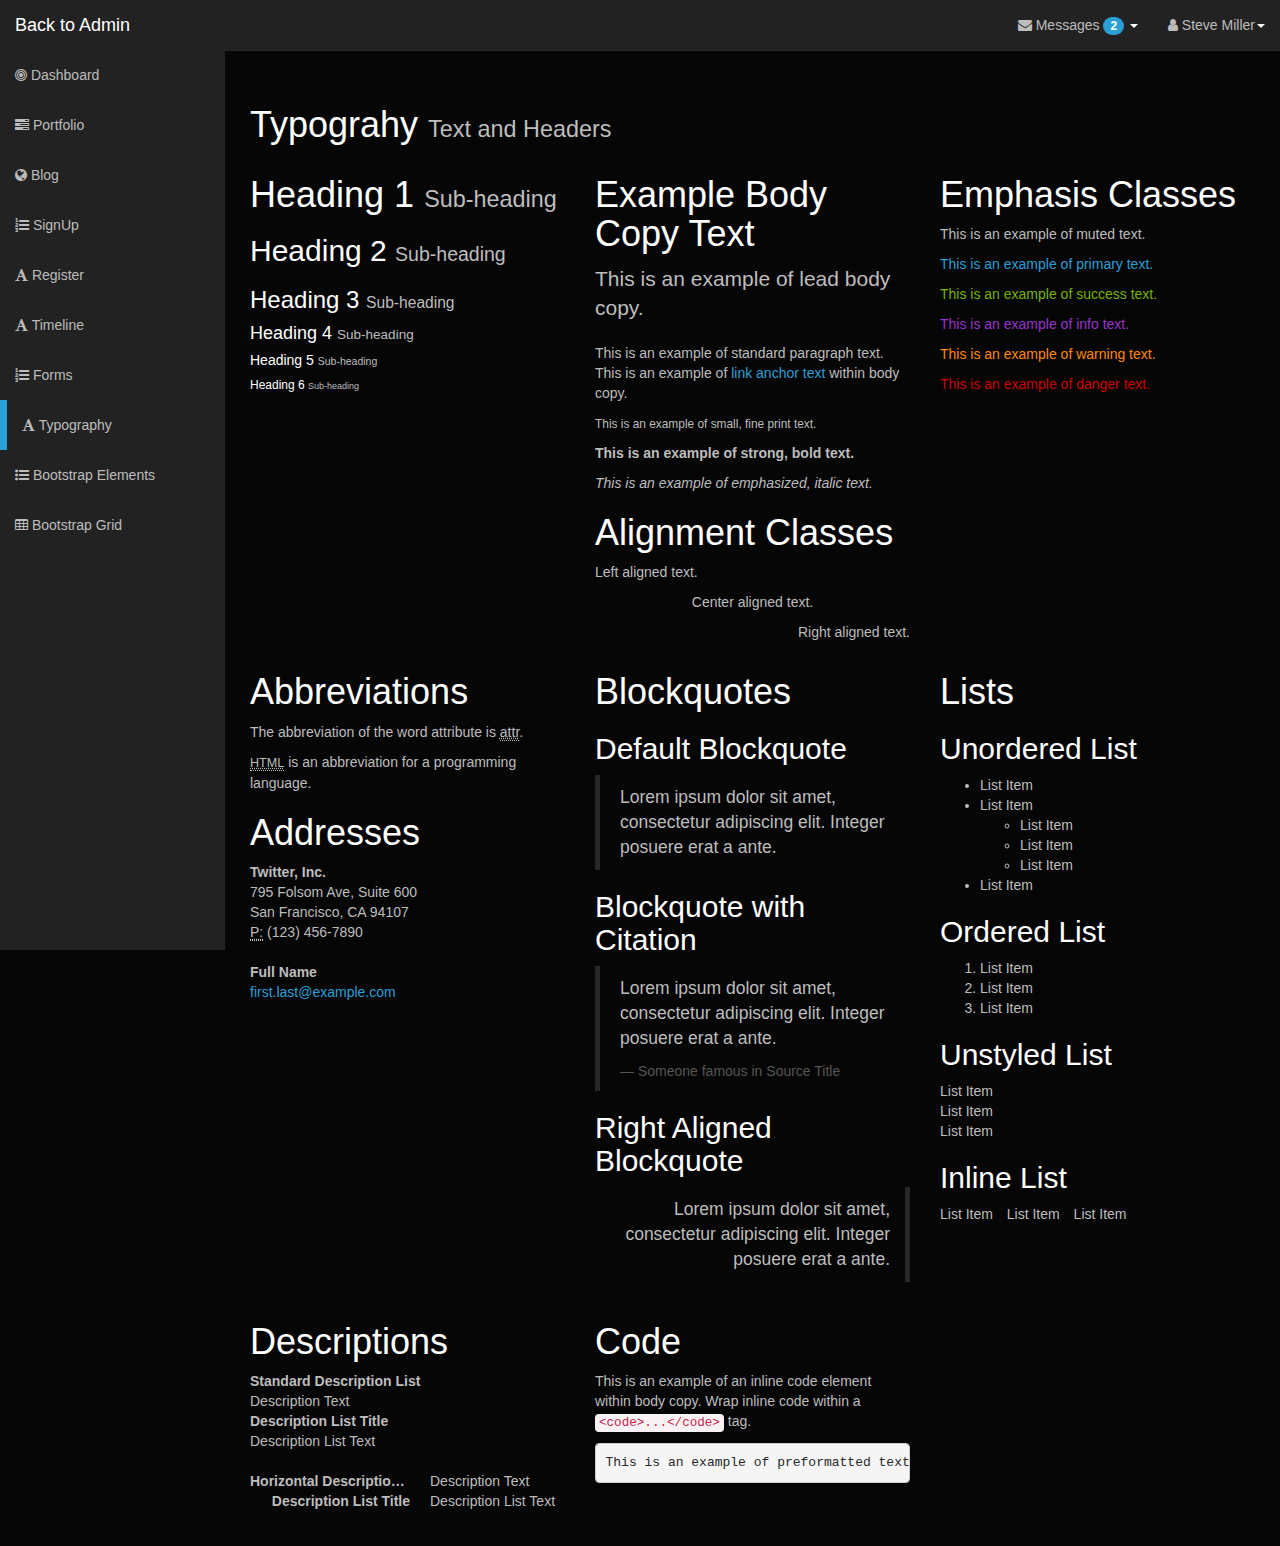
<file: Theme-DarkAdmin/typography.html>
<!DOCTYPE html>
<html lang="en">
<head>
    <meta charset="utf-8">
    <meta name="viewport" content="width=device-width, initial-scale=1.0">
    <title>Typography - Dark Admin</title>

    <link rel="stylesheet" type="text/css" href="bootstrap/css/bootstrap.min.css" />
    <link rel="stylesheet" type="text/css" href="font-awesome/css/font-awesome.min.css" />
    <link rel="stylesheet" type="text/css" href="css/local.css" />

    <script type="text/javascript" src="js/jquery-1.10.2.min.js"></script>
    <script type="text/javascript" src="bootstrap/js/bootstrap.min.js"></script>       
</head>
<body>

    <div id="wrapper">
        <nav class="navbar navbar-inverse navbar-fixed-top" role="navigation">
            <div class="navbar-header">
                <button type="button" class="navbar-toggle" data-toggle="collapse" data-target=".navbar-ex1-collapse">
                    <span class="sr-only">Toggle navigation</span>
                    <span class="icon-bar"></span>
                    <span class="icon-bar"></span>
                    <span class="icon-bar"></span>
                </button>
                <a class="navbar-brand" href="index.html">Back to Admin</a>
            </div>
            <div class="collapse navbar-collapse navbar-ex1-collapse">
                <ul class="nav navbar-nav side-nav">
                    <li><a href="index.html"><i class="fa fa-bullseye"></i> Dashboard</a></li>
                    <li><a href="portfolio.html"><i class="fa fa-tasks"></i> Portfolio</a></li>
                    <li><a href="blog.html"><i class="fa fa-globe"></i> Blog</a></li>
                    <li><a href="signup.html"><i class="fa fa-list-ol"></i> SignUp</a></li>
                    <li><a href="register.html"><i class="fa fa-font"></i> Register</a></li>
                    <li><a href="timeline.html"><i class="fa fa-font"></i> Timeline</a></li>
                    <li><a href="forms.html"><i class="fa fa-list-ol"></i> Forms</a></li>
                    <li class="selected"><a href="typography.html"><i class="fa fa-font"></i> Typography</a></li>
                    <li><a href="bootstrap-elements.html"><i class="fa fa-list-ul"></i> Bootstrap Elements</a></li>
                    <li><a href="bootstrap-grid.html"><i class="fa fa-table"></i > Bootstrap Grid</a></li>            
                </ul>
                <ul class="nav navbar-nav navbar-right navbar-user">
                    <li class="dropdown messages-dropdown">
                        <a href="#" class="dropdown-toggle" data-toggle="dropdown"><i class="fa fa-envelope"></i> Messages <span class="badge">2</span> <b class="caret"></b></a>
                        <ul class="dropdown-menu">
                            <li class="dropdown-header">2 New Messages</li>
                            <li class="message-preview">
                                <a href="#">
                                    <span class="avatar"><i class="fa fa-bell"></i></span>
                                    <span class="message">Security alert</span>
                                </a>
                            </li>
                            <li class="divider"></li>
                            <li class="message-preview">
                                <a href="#">
                                    <span class="avatar"><i class="fa fa-bell"></i></span>
                                    <span class="message">Security alert</span>
                                </a>
                            </li>
                            <li class="divider"></li>
                            <li><a href="#">Go to Inbox <span class="badge">2</span></a></li>
                        </ul>
                    </li>
                     <li class="dropdown user-dropdown">
                        <a href="#" class="dropdown-toggle" data-toggle="dropdown"><i class="fa fa-user"></i> Steve Miller<b class="caret"></b></a>
                        <ul class="dropdown-menu">
                            <li><a href="#"><i class="fa fa-user"></i> Profile</a></li>
                            <li><a href="#"><i class="fa fa-gear"></i> Settings</a></li>
                            <li class="divider"></li>
                            <li><a href="#"><i class="fa fa-power-off"></i> Log Out</a></li>
                        </ul>
                    </li>
                </ul>
            </div>
        </nav>

    <div id="page-wrapper">

            <div class="row">
                <div class="col-lg-12">
                    <h1>Typograhy <small>Text and Headers</small></h1>
                </div>
                <div class="col-lg-4">
                    <h1>Heading 1 <small>Sub-heading</small></h1>
                    <h2>Heading 2 <small>Sub-heading</small></h2>
                    <h3>Heading 3 <small>Sub-heading</small></h3>
                    <h4>Heading 4 <small>Sub-heading</small></h4>
                    <h5>Heading 5 <small>Sub-heading</small></h5>
                    <h6>Heading 6 <small>Sub-heading</small></h6>
                </div>
                <div class="col-lg-4">
                    <h1>Example Body Copy Text</h1>
                    <p class="lead">This is an example of lead body copy.</p>
                    <p>This is an example of standard paragraph text. This is an example of <a href="#">link anchor text</a> within body copy.</p>
                    <p><small>This is an example of small, fine print text.</small></p>
                    <p><strong>This is an example of strong, bold text.</strong></p>
                    <p><em>This is an example of emphasized, italic text.</em></p>
                    <h1>Alignment Classes</h1>
                    <p class="text-left">Left aligned text.</p>
                    <p class="text-center">Center aligned text.</p>
                    <p class="text-right">Right aligned text.</p>
                </div>
                <div class="col-lg-4">
                    <h1>Emphasis Classes</h1>
                    <p class="text-muted">This is an example of muted text.</p>
                    <p class="text-primary">This is an example of primary text.</p>
                    <p class="text-success">This is an example of success text.</p>
                    <p class="text-info">This is an example of info text.</p>
                    <p class="text-warning">This is an example of warning text.</p>
                    <p class="text-danger">This is an example of danger text.</p>
                </div>
            </div>
            <!-- /.row -->

            <div class="row">
                <div class="col-lg-4">
                    <h1>Abbreviations</h1>
                    <p>
                        The abbreviation of the word attribute is
                        <abbr title="attribute">attr</abbr>.
                    </p>
                    <p>
                        <abbr title="HyperText Markup Language" class="initialism">HTML</abbr>
                        is an abbreviation for a programming language.
                    </p>
                    <h1>Addresses</h1>
                    <address>
                        <strong>Twitter, Inc.</strong><br>
                        795 Folsom Ave, Suite 600<br>
                        San Francisco, CA 94107<br>
                        <abbr title="Phone">P:</abbr>
                        (123) 456-7890
                    </address>

                    <address>
                        <strong>Full Name</strong><br>
                        <a href="mailto:#">first.last@example.com</a>
                    </address>
                </div>
                <div class="col-lg-4">
                    <h1>Blockquotes</h1>
                    <h2>Default Blockquote</h2>
                    <blockquote>
                        <p>Lorem ipsum dolor sit amet, consectetur adipiscing elit. Integer posuere erat a ante.</p>
                    </blockquote>
                    <h2>Blockquote with Citation</h2>
                    <blockquote>
                        <p>Lorem ipsum dolor sit amet, consectetur adipiscing elit. Integer posuere erat a ante.</p>
                        <small>Someone famous in <cite title="Source Title">Source Title</cite></small>
                    </blockquote>
                    <h2>Right Aligned Blockquote</h2>
                    <blockquote class="pull-right">
                        <p>Lorem ipsum dolor sit amet, consectetur adipiscing elit. Integer posuere erat a ante.</p>
                    </blockquote>
                </div>
                <div class="col-lg-4">
                    <h1>Lists</h1>
                    <h2>Unordered List</h2>
                    <ul>
                        <li>List Item</li>
                        <li>List Item</li>
                        <ul>
                            <li>List Item</li>
                            <li>List Item</li>
                            <li>List Item</li>
                        </ul>
                        <li>List Item</li>
                    </ul>
                    <h2>Ordered List</h2>
                    <ol>
                        <li>List Item</li>
                        <li>List Item</li>
                        <li>List Item</li>
                    </ol>
                    <h2>Unstyled List</h2>
                    <ul class="list-unstyled">
                        <li>List Item</li>
                        <li>List Item</li>
                        <li>List Item</li>
                    </ul>
                    <h2>Inline List</h2>
                    <ul class="list-inline">
                        <li>List Item</li>
                        <li>List Item</li>
                        <li>List Item</li>
                    </ul>
                </div>
            </div>
            <!-- /.row -->

            <div class="row">
                <div class="col-lg-4">
                    <h1>Descriptions</h1>
                    <dl>
                        <dt>Standard Description List</dt>
                        <dd>Description Text</dd>
                        <dt>Description List Title</dt>
                        <dd>Description List Text</dd>
                    </dl>
                    <dl class="dl-horizontal">
                        <dt>Horizontal Description List</dt>
                        <dd>Description Text</dd>
                        <dt>Description List Title</dt>
                        <dd>Description List Text</dd>
                    </dl>
                </div>
                <div class="col-lg-4">
                    <h1>Code</h1>
                    <p>This is an example of an inline code element within body copy. Wrap inline code within a <code>&lt;code&gt;...&lt;/code&gt;</code> tag.</p>
                    <pre>This is an example of preformatted text.</pre>
                </div>               
            </div>
            <!-- /.row -->

        </div>  


    
    </div>

</body>
</html>
</file>
<file: css/star-rating.css>
/*!
 * bootstrap-star-rating v4.0.2
 * http://plugins.krajee.com/star-rating
 *
 * Author: Kartik Visweswaran
 * Copyright: 2013 - 2017, Kartik Visweswaran, Krajee.com
 *
 * Licensed under the BSD 3-Clause
 * https://github.com/kartik-v/bootstrap-star-rating/blob/master/LICENSE.md
 */
.rating-loading {
    width: 25px;
    height: 25px;
    font-size: 0;
    color: #fff;
    background: transparent url('../img/loading.gif') top left no-repeat;
    border: none;
}

/*
 * Stars & Input
 */
.rating-container .rating-stars {
    position: relative;
    cursor: pointer;
    vertical-align: middle;
    display: inline-block;
    overflow: hidden;
    white-space: nowrap;
}

.rating-container .rating-input {
    position: absolute;
    cursor: pointer;
    width: 100%;
    height: 1px;
    bottom: 0;
    left: 0;
    font-size: 1px;
    border: none;
    background: none;
    padding: 0;
    margin: 0;
}

.rating-disabled .rating-input, .rating-disabled .rating-stars {
    cursor: not-allowed;
}

.rating-container .star {
    display: inline-block;
    margin: 0 3px;
    text-align: center;
}

.rating-container .empty-stars {
    color: #aaa;
}

.rating-container .filled-stars {
    position: absolute;
    left: 0;
    top: 0;
    margin: auto;
    color: #fde16d;
    white-space: nowrap;
    overflow: hidden;
    -webkit-text-stroke: 1px #777;
    text-shadow: 1px 1px #999;
}

.rating-rtl {
    float: right;
}

.rating-animate .filled-stars {
    transition: width 0.25s ease;
    -o-transition: width 0.25s ease;
    -moz-transition: width 0.25s ease;
    -webkit-transition: width 0.25s ease;
}

.rating-rtl .filled-stars {
    left: auto;
    right: 0;
    -moz-transform: matrix(-1, 0, 0, 1, 0, 0) translate3d(0, 0, 0);
    -webkit-transform: matrix(-1, 0, 0, 1, 0, 0) translate3d(0, 0, 0);
    -o-transform: matrix(-1, 0, 0, 1, 0, 0) translate3d(0, 0, 0);
    transform: matrix(-1, 0, 0, 1, 0, 0) translate3d(0, 0, 0);
}

.rating-rtl.is-star .filled-stars {
    right: 0.06em;
}

.rating-rtl.is-heart .empty-stars {
    margin-right: 0.07em;
}

/**
 * Sizes
 */
.rating-xl {
    font-size: 4.89em;
}

.rating-lg {
    font-size: 3.91em;
}

.rating-md {
    font-size: 3.13em;
}

.rating-sm {
    font-size: 2.5em;
}

.rating-xs {
    font-size: 2em;
}

.rating-xl {
    font-size: 4.89em;
}

/**
 * Clear
 */
.rating-container .clear-rating {
    color: #aaa;
    cursor: not-allowed;
    display: inline-block;
    vertical-align: middle;
    font-size: 60%;
}

.clear-rating-active {
    cursor: pointer !important;
}

.clear-rating-active:hover {
    color: #843534;
}

.rating-container .clear-rating {
    padding-right: 5px;
}

/**
 * Caption
 */
.rating-container .caption {
    color: #999;
    display: inline-block;
    vertical-align: middle;
    font-size: 60%;
    margin-top: -0.6em;
}

.rating-container .caption {
    margin-left: 5px;
    margin-right: 0;
}

.rating-rtl .caption {
    margin-right: 5px;
    margin-left: 0;
}

/**
 * Print
 */
@media print {
    .rating-container .clear-rating {
        display: none;
    }
}
</file>
<file: Theme-DarkAdmin/css/local.css>
﻿/* Dark Admin Bootstrap Theme by PrepBootstrap - http://www.prepbootstrap.com */
html {
  font-family: sans-serif;
  -ms-text-size-adjust: 100%;
  -webkit-text-size-adjust: 100%;
}
body {
  margin: 0;
}
article,
aside,
details,
figcaption,
figure,
footer,
header,
hgroup,
main,
nav,
section,
summary {
  display: block;
}
audio,
canvas,
progress,
video {
  display: inline-block;
  vertical-align: baseline;
}
audio:not([controls]) {
  display: none;
  height: 0;
}
[hidden],
template {
  display: none;
}
a {
  background: transparent;
}
a:active,
a:hover {
  outline: 0;
}
abbr[title] {
  border-bottom: 1px dotted;
}
b,
strong {
  font-weight: bold;
}
dfn {
  font-style: italic;
}
h1 {
  font-size: 2em;
  margin: 0.67em 0;
}
mark {
  background: #ff0;
  color: #000;
}
small {
  font-size: 80%;
}
sub,
sup {
  font-size: 75%;
  line-height: 0;
  position: relative;
  vertical-align: baseline;
}
sup {
  top: -0.5em;
}
sub {
  bottom: -0.25em;
}
img {
  border: 0;
}
svg:not(:root) {
  overflow: hidden;
}
figure {
  margin: 1em 40px;
}
hr {
  -moz-box-sizing: content-box;
  box-sizing: content-box;
  height: 0;
}
pre {
  overflow: auto;
}
code,
kbd,
pre,
samp {
  font-family: monospace, monospace;
  font-size: 1em;
}
button,
input,
optgroup,
select,
textarea {
  color: inherit;
  font: inherit;
  margin: 0;
}
button {
  overflow: visible;
}
button,
select {
  text-transform: none;
}
button,
html input[type="button"],
input[type="reset"],
input[type="submit"] {
  -webkit-appearance: button;
  cursor: pointer;
}
button[disabled],
html input[disabled] {
  cursor: default;
}
button::-moz-focus-inner,
input::-moz-focus-inner {
  border: 0;
  padding: 0;
}
input {
  line-height: normal;
}
input[type="checkbox"],
input[type="radio"] {
  box-sizing: border-box;
  padding: 0;
}
input[type="number"]::-webkit-inner-spin-button,
input[type="number"]::-webkit-outer-spin-button {
  height: auto;
}
input[type="search"] {
  -webkit-appearance: textfield;
  -moz-box-sizing: content-box;
  -webkit-box-sizing: content-box;
  box-sizing: content-box;
}
input[type="search"]::-webkit-search-cancel-button,
input[type="search"]::-webkit-search-decoration {
  -webkit-appearance: none;
}
fieldset {
  border: 1px solid #c0c0c0;
  margin: 0 2px;
  padding: 0.35em 0.625em 0.75em;
}
legend {
  border: 0;
  padding: 0;
}
textarea {
  overflow: auto;
}
optgroup {
  font-weight: bold;
}
table {
  border-collapse: collapse;
  border-spacing: 0;
}
td,
th {
  padding: 0;
}
@media print {
  * {
    text-shadow: none !important;
    color: #000 !important;
    background: transparent !important;
    box-shadow: none !important;
  }
  a,
  a:visited {
    text-decoration: underline;
  }
  a[href]:after {
    content: " (" attr(href) ")";
  }
  abbr[title]:after {
    content: " (" attr(title) ")";
  }
  a[href^="javascript:"]:after,
  a[href^="#"]:after {
    content: "";
  }
  pre,
  blockquote {
    border: 1px solid #999;
    page-break-inside: avoid;
  }
  thead {
    display: table-header-group;
  }
  tr,
  img {
    page-break-inside: avoid;
  }
  img {
    max-width: 100% !important;
  }
  p,
  h2,
  h3 {
    orphans: 3;
    widows: 3;
  }
  h2,
  h3 {
    page-break-after: avoid;
  }
  select {
    background: #fff !important;
  }
  .navbar {
    display: none;
  }
  .table td,
  .table th {
    background-color: #fff !important;
  }
  .btn > .caret,
  .dropup > .btn > .caret {
    border-top-color: #000 !important;
  }
  .label {
    border: 1px solid #000;
  }
  .table {
    border-collapse: collapse !important;
  }
  .table-bordered th,
  .table-bordered td {
    border: 1px solid #ddd !important;
  }
}
* {
  -webkit-box-sizing: border-box;
  -moz-box-sizing: border-box;
  box-sizing: border-box;
}
*:before,
*:after {
  -webkit-box-sizing: border-box;
  -moz-box-sizing: border-box;
  box-sizing: border-box;
}
html {
  font-size: 62.5%;
  -webkit-tap-highlight-color: rgba(0, 0, 0, 0);
}
body {
  font-family: "Droid Sans", "Helvetica Neue", Helvetica, Arial, sans-serif;
  font-size: 14px;
  line-height: 1.42857143;
  color: #BDBDBD;
  background-color: #060606;
}
input,
button,
select,
textarea {
  font-family: inherit;
  font-size: inherit;
  line-height: inherit;
}
a {
  color: #2a9fd6;
  text-decoration: none;
}
a:hover,
a:focus {
  color: #2a9fd6;
  text-decoration: underline;
}
a:focus {
  outline: thin dotted;
  outline: 5px auto -webkit-focus-ring-color;
  outline-offset: -2px;
}
figure {
  margin: 0;
}
img {
  vertical-align: middle;
}
.img-responsive,
.thumbnail > img,
.thumbnail a > img,
.carousel-inner > .item > img,
.carousel-inner > .item > a > img {
  display: block;
  max-width: 100%;
  height: auto;
}
.img-rounded {
  border-radius: 6px;
}
.img-thumbnail {
  padding: 4px;
  line-height: 1.42857143;
  background-color: #060606;
  border: 1px solid #dddddd;
  border-radius: 4px;
  -webkit-transition: all 0.2s ease-in-out;
  transition: all 0.2s ease-in-out;
  display: inline-block;
  max-width: 100%;
  height: auto;
}
.img-circle {
  border-radius: 50%;
}
hr {
  margin-top: 20px;
  margin-bottom: 20px;
  border: 0;
  border-top: 1px solid #282828;
}
.sr-only {
  position: absolute;
  width: 1px;
  height: 1px;
  margin: -1px;
  padding: 0;
  overflow: hidden;
  clip: rect(0, 0, 0, 0);
  border: 0;
}
h1,
h2,
h3,
h4,
h5,
h6,
.h1,
.h2,
.h3,
.h4,
.h5,
.h6 {
  font-family: "Droid Sans", "Helvetica Neue", Helvetica, Arial, sans-serif;
  font-weight: 500;
  line-height: 1.1;
  color: #ffffff;
}
h1 small,
h2 small,
h3 small,
h4 small,
h5 small,
h6 small,
.h1 small,
.h2 small,
.h3 small,
.h4 small,
.h5 small,
.h6 small,
h1 .small,
h2 .small,
h3 .small,
h4 .small,
h5 .small,
h6 .small,
.h1 .small,
.h2 .small,
.h3 .small,
.h4 .small,
.h5 .small,
.h6 .small {
  font-weight: normal;
  line-height: 1;
  color: #BDBDBD;
}
h1,
.h1,
h2,
.h2,
h3,
.h3 {
  margin-top: 20px;
  margin-bottom: 10px;
}
h1 small,
.h1 small,
h2 small,
.h2 small,
h3 small,
.h3 small,
h1 .small,
.h1 .small,
h2 .small,
.h2 .small,
h3 .small,
.h3 .small {
  font-size: 65%;
}
h4,
.h4,
h5,
.h5,
h6,
.h6 {
  margin-top: 10px;
  margin-bottom: 10px;
}
h4 small,
.h4 small,
h5 small,
.h5 small,
h6 small,
.h6 small,
h4 .small,
.h4 .small,
h5 .small,
.h5 .small,
h6 .small,
.h6 .small {
  font-size: 75%;
}
h1,
.h1 {
  font-size: 36px;
}
h2,
.h2 {
  font-size: 30px;
}
h3,
.h3 {
  font-size: 24px;
}
h4,
.h4 {
  font-size: 18px;
}
h5,
.h5 {
  font-size: 14px;
}
h6,
.h6 {
  font-size: 12px;
}
p {
  margin: 0 0 10px;
}
.lead {
  margin-bottom: 20px;
  font-size: 16px;
  font-weight: 200;
  line-height: 1.4;
}
@media (min-width: 768px) {
  .lead {
    font-size: 21px;
  }
}
small,
.small {
  font-size: 85%;
}
cite {
  font-style: normal;
}
.text-left {
  text-align: left;
}
.text-right {
  text-align: right;
}
.text-center {
  text-align: center;
}
.text-justify {
  text-align: justify;
}
.text-muted {
  color: #BDBDBD;
}
.text-primary {
  color: #2a9fd6;
}
a.text-primary:hover {
  color: #2180ac;
}
.text-success {
  color: #ffffff;
}
a.text-success:hover {
  color: #e6e6e6;
}
.text-info {
  color: #ffffff;
}
a.text-info:hover {
  color: #e6e6e6;
}
.text-warning {
  color: #ffffff;
}
a.text-warning:hover {
  color: #e6e6e6;
}
.text-danger {
  color: #ffffff;
}
a.text-danger:hover {
  color: #e6e6e6;
}
.bg-primary {
  color: #fff;
  background-color: #2a9fd6;
}
a.bg-primary:hover {
  background-color: #2180ac;
}
.bg-success {
  background-color: #77b300;
}
a.bg-success:hover {
  background-color: #558000;
}
.bg-info {
  background-color: #9933cc;
}
a.bg-info:hover {
  background-color: #7a29a3;
}
.bg-warning {
  background-color: #ff8800;
}
a.bg-warning:hover {
  background-color: #cc6d00;
}
.bg-danger {
  background-color: #cc0000;
}
a.bg-danger:hover {
  background-color: #990000;
}
.page-header {
  padding-bottom: 9px;
  margin: 40px 0 20px;
  border-bottom: 1px solid #282828;
}
ul,
ol {
  margin-top: 0;
  margin-bottom: 10px;
}
ul ul,
ol ul,
ul ol,
ol ol {
  margin-bottom: 0;
}
.list-unstyled {
  padding-left: 0;
  list-style: none;
}
.list-inline {
  padding-left: 0;
  list-style: none;
  margin-left: -5px;
}
.list-inline > li {
  display: inline-block;
  padding-left: 5px;
  padding-right: 5px;
}
dl {
  margin-top: 0;
  margin-bottom: 20px;
}
dt,
dd {
  line-height: 1.42857143;
}
dt {
  font-weight: bold;
}
dd {
  margin-left: 0;
}
@media (min-width: 768px) {
  .dl-horizontal dt {
    float: left;
    width: 160px;
    clear: left;
    text-align: right;
    overflow: hidden;
    text-overflow: ellipsis;
    white-space: nowrap;
  }
  .dl-horizontal dd {
    margin-left: 180px;
  }
}
abbr[title],
abbr[data-original-title] {
  cursor: help;
  border-bottom: 1px dotted #BDBDBD;
}
.initialism {
  font-size: 90%;
  text-transform: uppercase;
}
blockquote {
  padding: 10px 20px;
  margin: 0 0 20px;
  font-size: 17.5px;
  border-left: 5px solid #282828;
}
blockquote p:last-child,
blockquote ul:last-child,
blockquote ol:last-child {
  margin-bottom: 0;
}
blockquote footer,
blockquote small,
blockquote .small {
  display: block;
  font-size: 80%;
  line-height: 1.42857143;
  color: #555555;
}
blockquote footer:before,
blockquote small:before,
blockquote .small:before {
  content: '\2014 \00A0';
}
.blockquote-reverse,
blockquote.pull-right {
  padding-right: 15px;
  padding-left: 0;
  border-right: 5px solid #282828;
  border-left: 0;
  text-align: right;
}
.blockquote-reverse footer:before,
blockquote.pull-right footer:before,
.blockquote-reverse small:before,
blockquote.pull-right small:before,
.blockquote-reverse .small:before,
blockquote.pull-right .small:before {
  content: '';
}
.blockquote-reverse footer:after,
blockquote.pull-right footer:after,
.blockquote-reverse small:after,
blockquote.pull-right small:after,
.blockquote-reverse .small:after,
blockquote.pull-right .small:after {
  content: '\00A0 \2014';
}
blockquote:before,
blockquote:after {
  content: "";
}
address {
  margin-bottom: 20px;
  font-style: normal;
  line-height: 1.42857143;
}
code,
kbd,
pre,
samp {
  font-family: Menlo, Monaco, Consolas, "Courier New", monospace;
}
code {
  padding: 2px 4px;
  font-size: 90%;
  color: #c7254e;
  background-color: #f9f2f4;
  white-space: nowrap;
  border-radius: 4px;
}
kbd {
  padding: 2px 4px;
  font-size: 90%;
  color: #ffffff;
  background-color: #333333;
  border-radius: 3px;
  box-shadow: inset 0 -1px 0 rgba(0, 0, 0, 0.25);
}
pre {
  display: block;
  padding: 9.5px;
  margin: 0 0 10px;
  font-size: 13px;
  line-height: 1.42857143;
  word-break: break-all;
  word-wrap: break-word;
  color: #282828;
  background-color: #f5f5f5;
  border: 1px solid #cccccc;
  border-radius: 4px;
}
pre code {
  padding: 0;
  font-size: inherit;
  color: inherit;
  white-space: pre-wrap;
  background-color: transparent;
  border-radius: 0;
}
.pre-scrollable {
  max-height: 340px;
  overflow-y: scroll;
}
.container {
  margin-right: auto;
  margin-left: auto;
  padding-left: 15px;
  padding-right: 15px;
}
@media (min-width: 768px) {
  .container {
    width: 750px;
  }
}
@media (min-width: 992px) {
  .container {
    width: 970px;
  }
}
@media (min-width: 1200px) {
  .container {
    width: 1170px;
  }
}
.container-fluid {
  margin-right: auto;
  margin-left: auto;
  padding-left: 15px;
  padding-right: 15px;
}
.row {
  margin-left: -15px;
  margin-right: -15px;
}
.col-xs-1, .col-sm-1, .col-md-1, .col-lg-1, .col-xs-2, .col-sm-2, .col-md-2, .col-lg-2, .col-xs-3, .col-sm-3, .col-md-3, .col-lg-3, .col-xs-4, .col-sm-4, .col-md-4, .col-lg-4, .col-xs-5, .col-sm-5, .col-md-5, .col-lg-5, .col-xs-6, .col-sm-6, .col-md-6, .col-lg-6, .col-xs-7, .col-sm-7, .col-md-7, .col-lg-7, .col-xs-8, .col-sm-8, .col-md-8, .col-lg-8, .col-xs-9, .col-sm-9, .col-md-9, .col-lg-9, .col-xs-10, .col-sm-10, .col-md-10, .col-lg-10, .col-xs-11, .col-sm-11, .col-md-11, .col-lg-11, .col-xs-12, .col-sm-12, .col-md-12, .col-lg-12 {
  position: relative;
  min-height: 1px;
  padding-left: 15px;
  padding-right: 15px;
}
.col-xs-1, .col-xs-2, .col-xs-3, .col-xs-4, .col-xs-5, .col-xs-6, .col-xs-7, .col-xs-8, .col-xs-9, .col-xs-10, .col-xs-11, .col-xs-12 {
  float: left;
}
.col-xs-12 {
  width: 100%;
}
.col-xs-11 {
  width: 91.66666667%;
}
.col-xs-10 {
  width: 83.33333333%;
}
.col-xs-9 {
  width: 75%;
}
.col-xs-8 {
  width: 66.66666667%;
}
.col-xs-7 {
  width: 58.33333333%;
}
.col-xs-6 {
  width: 50%;
}
.col-xs-5 {
  width: 41.66666667%;
}
.col-xs-4 {
  width: 33.33333333%;
}
.col-xs-3 {
  width: 25%;
}
.col-xs-2 {
  width: 16.66666667%;
}
.col-xs-1 {
  width: 8.33333333%;
}
.col-xs-pull-12 {
  right: 100%;
}
.col-xs-pull-11 {
  right: 91.66666667%;
}
.col-xs-pull-10 {
  right: 83.33333333%;
}
.col-xs-pull-9 {
  right: 75%;
}
.col-xs-pull-8 {
  right: 66.66666667%;
}
.col-xs-pull-7 {
  right: 58.33333333%;
}
.col-xs-pull-6 {
  right: 50%;
}
.col-xs-pull-5 {
  right: 41.66666667%;
}
.col-xs-pull-4 {
  right: 33.33333333%;
}
.col-xs-pull-3 {
  right: 25%;
}
.col-xs-pull-2 {
  right: 16.66666667%;
}
.col-xs-pull-1 {
  right: 8.33333333%;
}
.col-xs-pull-0 {
  right: 0%;
}
.col-xs-push-12 {
  left: 100%;
}
.col-xs-push-11 {
  left: 91.66666667%;
}
.col-xs-push-10 {
  left: 83.33333333%;
}
.col-xs-push-9 {
  left: 75%;
}
.col-xs-push-8 {
  left: 66.66666667%;
}
.col-xs-push-7 {
  left: 58.33333333%;
}
.col-xs-push-6 {
  left: 50%;
}
.col-xs-push-5 {
  left: 41.66666667%;
}
.col-xs-push-4 {
  left: 33.33333333%;
}
.col-xs-push-3 {
  left: 25%;
}
.col-xs-push-2 {
  left: 16.66666667%;
}
.col-xs-push-1 {
  left: 8.33333333%;
}
.col-xs-push-0 {
  left: 0%;
}
.col-xs-offset-12 {
  margin-left: 100%;
}
.col-xs-offset-11 {
  margin-left: 91.66666667%;
}
.col-xs-offset-10 {
  margin-left: 83.33333333%;
}
.col-xs-offset-9 {
  margin-left: 75%;
}
.col-xs-offset-8 {
  margin-left: 66.66666667%;
}
.col-xs-offset-7 {
  margin-left: 58.33333333%;
}
.col-xs-offset-6 {
  margin-left: 50%;
}
.col-xs-offset-5 {
  margin-left: 41.66666667%;
}
.col-xs-offset-4 {
  margin-left: 33.33333333%;
}
.col-xs-offset-3 {
  margin-left: 25%;
}
.col-xs-offset-2 {
  margin-left: 16.66666667%;
}
.col-xs-offset-1 {
  margin-left: 8.33333333%;
}
.col-xs-offset-0 {
  margin-left: 0%;
}
@media (min-width: 768px) {
  .col-sm-1, .col-sm-2, .col-sm-3, .col-sm-4, .col-sm-5, .col-sm-6, .col-sm-7, .col-sm-8, .col-sm-9, .col-sm-10, .col-sm-11, .col-sm-12 {
    float: left;
  }
  .col-sm-12 {
    width: 100%;
  }
  .col-sm-11 {
    width: 91.66666667%;
  }
  .col-sm-10 {
    width: 83.33333333%;
  }
  .col-sm-9 {
    width: 75%;
  }
  .col-sm-8 {
    width: 66.66666667%;
  }
  .col-sm-7 {
    width: 58.33333333%;
  }
  .col-sm-6 {
    width: 50%;
  }
  .col-sm-5 {
    width: 41.66666667%;
  }
  .col-sm-4 {
    width: 33.33333333%;
  }
  .col-sm-3 {
    width: 25%;
  }
  .col-sm-2 {
    width: 16.66666667%;
  }
  .col-sm-1 {
    width: 8.33333333%;
  }
  .col-sm-pull-12 {
    right: 100%;
  }
  .col-sm-pull-11 {
    right: 91.66666667%;
  }
  .col-sm-pull-10 {
    right: 83.33333333%;
  }
  .col-sm-pull-9 {
    right: 75%;
  }
  .col-sm-pull-8 {
    right: 66.66666667%;
  }
  .col-sm-pull-7 {
    right: 58.33333333%;
  }
  .col-sm-pull-6 {
    right: 50%;
  }
  .col-sm-pull-5 {
    right: 41.66666667%;
  }
  .col-sm-pull-4 {
    right: 33.33333333%;
  }
  .col-sm-pull-3 {
    right: 25%;
  }
  .col-sm-pull-2 {
    right: 16.66666667%;
  }
  .col-sm-pull-1 {
    right: 8.33333333%;
  }
  .col-sm-pull-0 {
    right: 0%;
  }
  .col-sm-push-12 {
    left: 100%;
  }
  .col-sm-push-11 {
    left: 91.66666667%;
  }
  .col-sm-push-10 {
    left: 83.33333333%;
  }
  .col-sm-push-9 {
    left: 75%;
  }
  .col-sm-push-8 {
    left: 66.66666667%;
  }
  .col-sm-push-7 {
    left: 58.33333333%;
  }
  .col-sm-push-6 {
    left: 50%;
  }
  .col-sm-push-5 {
    left: 41.66666667%;
  }
  .col-sm-push-4 {
    left: 33.33333333%;
  }
  .col-sm-push-3 {
    left: 25%;
  }
  .col-sm-push-2 {
    left: 16.66666667%;
  }
  .col-sm-push-1 {
    left: 8.33333333%;
  }
  .col-sm-push-0 {
    left: 0%;
  }
  .col-sm-offset-12 {
    margin-left: 100%;
  }
  .col-sm-offset-11 {
    margin-left: 91.66666667%;
  }
  .col-sm-offset-10 {
    margin-left: 83.33333333%;
  }
  .col-sm-offset-9 {
    margin-left: 75%;
  }
  .col-sm-offset-8 {
    margin-left: 66.66666667%;
  }
  .col-sm-offset-7 {
    margin-left: 58.33333333%;
  }
  .col-sm-offset-6 {
    margin-left: 50%;
  }
  .col-sm-offset-5 {
    margin-left: 41.66666667%;
  }
  .col-sm-offset-4 {
    margin-left: 33.33333333%;
  }
  .col-sm-offset-3 {
    margin-left: 25%;
  }
  .col-sm-offset-2 {
    margin-left: 16.66666667%;
  }
  .col-sm-offset-1 {
    margin-left: 8.33333333%;
  }
  .col-sm-offset-0 {
    margin-left: 0%;
  }
}
@media (min-width: 992px) {
  .col-md-1, .col-md-2, .col-md-3, .col-md-4, .col-md-5, .col-md-6, .col-md-7, .col-md-8, .col-md-9, .col-md-10, .col-md-11, .col-md-12 {
    float: left;
  }
  .col-md-12 {
    width: 100%;
  }
  .col-md-11 {
    width: 91.66666667%;
  }
  .col-md-10 {
    width: 83.33333333%;
  }
  .col-md-9 {
    width: 75%;
  }
  .col-md-8 {
    width: 66.66666667%;
  }
  .col-md-7 {
    width: 58.33333333%;
  }
  .col-md-6 {
    width: 50%;
  }
  .col-md-5 {
    width: 41.66666667%;
  }
  .col-md-4 {
    width: 33.33333333%;
  }
  .col-md-3 {
    width: 25%;
  }
  .col-md-2 {
    width: 16.66666667%;
  }
  .col-md-1 {
    width: 8.33333333%;
  }
  .col-md-pull-12 {
    right: 100%;
  }
  .col-md-pull-11 {
    right: 91.66666667%;
  }
  .col-md-pull-10 {
    right: 83.33333333%;
  }
  .col-md-pull-9 {
    right: 75%;
  }
  .col-md-pull-8 {
    right: 66.66666667%;
  }
  .col-md-pull-7 {
    right: 58.33333333%;
  }
  .col-md-pull-6 {
    right: 50%;
  }
  .col-md-pull-5 {
    right: 41.66666667%;
  }
  .col-md-pull-4 {
    right: 33.33333333%;
  }
  .col-md-pull-3 {
    right: 25%;
  }
  .col-md-pull-2 {
    right: 16.66666667%;
  }
  .col-md-pull-1 {
    right: 8.33333333%;
  }
  .col-md-pull-0 {
    right: 0%;
  }
  .col-md-push-12 {
    left: 100%;
  }
  .col-md-push-11 {
    left: 91.66666667%;
  }
  .col-md-push-10 {
    left: 83.33333333%;
  }
  .col-md-push-9 {
    left: 75%;
  }
  .col-md-push-8 {
    left: 66.66666667%;
  }
  .col-md-push-7 {
    left: 58.33333333%;
  }
  .col-md-push-6 {
    left: 50%;
  }
  .col-md-push-5 {
    left: 41.66666667%;
  }
  .col-md-push-4 {
    left: 33.33333333%;
  }
  .col-md-push-3 {
    left: 25%;
  }
  .col-md-push-2 {
    left: 16.66666667%;
  }
  .col-md-push-1 {
    left: 8.33333333%;
  }
  .col-md-push-0 {
    left: 0%;
  }
  .col-md-offset-12 {
    margin-left: 100%;
  }
  .col-md-offset-11 {
    margin-left: 91.66666667%;
  }
  .col-md-offset-10 {
    margin-left: 83.33333333%;
  }
  .col-md-offset-9 {
    margin-left: 75%;
  }
  .col-md-offset-8 {
    margin-left: 66.66666667%;
  }
  .col-md-offset-7 {
    margin-left: 58.33333333%;
  }
  .col-md-offset-6 {
    margin-left: 50%;
  }
  .col-md-offset-5 {
    margin-left: 41.66666667%;
  }
  .col-md-offset-4 {
    margin-left: 33.33333333%;
  }
  .col-md-offset-3 {
    margin-left: 25%;
  }
  .col-md-offset-2 {
    margin-left: 16.66666667%;
  }
  .col-md-offset-1 {
    margin-left: 8.33333333%;
  }
  .col-md-offset-0 {
    margin-left: 0%;
  }
}
@media (min-width: 1200px) {
  .col-lg-1, .col-lg-2, .col-lg-3, .col-lg-4, .col-lg-5, .col-lg-6, .col-lg-7, .col-lg-8, .col-lg-9, .col-lg-10, .col-lg-11, .col-lg-12 {
    float: left;
  }
  .col-lg-12 {
    width: 100%;
  }
  .col-lg-11 {
    width: 91.66666667%;
  }
  .col-lg-10 {
    width: 83.33333333%;
  }
  .col-lg-9 {
    width: 75%;
  }
  .col-lg-8 {
    width: 66.66666667%;
  }
  .col-lg-7 {
    width: 58.33333333%;
  }
  .col-lg-6 {
    width: 50%;
  }
  .col-lg-5 {
    width: 41.66666667%;
  }
  .col-lg-4 {
    width: 33.33333333%;
  }
  .col-lg-3 {
    width: 25%;
  }
  .col-lg-2 {
    width: 16.66666667%;
  }
  .col-lg-1 {
    width: 8.33333333%;
  }
  .col-lg-pull-12 {
    right: 100%;
  }
  .col-lg-pull-11 {
    right: 91.66666667%;
  }
  .col-lg-pull-10 {
    right: 83.33333333%;
  }
  .col-lg-pull-9 {
    right: 75%;
  }
  .col-lg-pull-8 {
    right: 66.66666667%;
  }
  .col-lg-pull-7 {
    right: 58.33333333%;
  }
  .col-lg-pull-6 {
    right: 50%;
  }
  .col-lg-pull-5 {
    right: 41.66666667%;
  }
  .col-lg-pull-4 {
    right: 33.33333333%;
  }
  .col-lg-pull-3 {
    right: 25%;
  }
  .col-lg-pull-2 {
    right: 16.66666667%;
  }
  .col-lg-pull-1 {
    right: 8.33333333%;
  }
  .col-lg-pull-0 {
    right: 0%;
  }
  .col-lg-push-12 {
    left: 100%;
  }
  .col-lg-push-11 {
    left: 91.66666667%;
  }
  .col-lg-push-10 {
    left: 83.33333333%;
  }
  .col-lg-push-9 {
    left: 75%;
  }
  .col-lg-push-8 {
    left: 66.66666667%;
  }
  .col-lg-push-7 {
    left: 58.33333333%;
  }
  .col-lg-push-6 {
    left: 50%;
  }
  .col-lg-push-5 {
    left: 41.66666667%;
  }
  .col-lg-push-4 {
    left: 33.33333333%;
  }
  .col-lg-push-3 {
    left: 25%;
  }
  .col-lg-push-2 {
    left: 16.66666667%;
  }
  .col-lg-push-1 {
    left: 8.33333333%;
  }
  .col-lg-push-0 {
    left: 0%;
  }
  .col-lg-offset-12 {
    margin-left: 100%;
  }
  .col-lg-offset-11 {
    margin-left: 91.66666667%;
  }
  .col-lg-offset-10 {
    margin-left: 83.33333333%;
  }
  .col-lg-offset-9 {
    margin-left: 75%;
  }
  .col-lg-offset-8 {
    margin-left: 66.66666667%;
  }
  .col-lg-offset-7 {
    margin-left: 58.33333333%;
  }
  .col-lg-offset-6 {
    margin-left: 50%;
  }
  .col-lg-offset-5 {
    margin-left: 41.66666667%;
  }
  .col-lg-offset-4 {
    margin-left: 33.33333333%;
  }
  .col-lg-offset-3 {
    margin-left: 25%;
  }
  .col-lg-offset-2 {
    margin-left: 16.66666667%;
  }
  .col-lg-offset-1 {
    margin-left: 8.33333333%;
  }
  .col-lg-offset-0 {
    margin-left: 0%;
  }
}
table {
  max-width: 100%;
  background-color: #181818;
}
th {
  text-align: left;
}
.table {
  width: 100%;
  margin-bottom: 20px;
}
.table > thead > tr > th,
.table > tbody > tr > th,
.table > tfoot > tr > th,
.table > thead > tr > td,
.table > tbody > tr > td,
.table > tfoot > tr > td {
  padding: 8px;
  line-height: 1.42857143;
  vertical-align: top;
  border-top: 1px solid #282828;
}
.table > thead > tr > th {
  vertical-align: bottom;
  border-bottom: 2px solid #282828;
}
.table > caption + thead > tr:first-child > th,
.table > colgroup + thead > tr:first-child > th,
.table > thead:first-child > tr:first-child > th,
.table > caption + thead > tr:first-child > td,
.table > colgroup + thead > tr:first-child > td,
.table > thead:first-child > tr:first-child > td {
  border-top: 0;
}
.table > tbody + tbody {
  border-top: 2px solid #282828;
}
.table .table {
  background-color: #060606;
}
.table-condensed > thead > tr > th,
.table-condensed > tbody > tr > th,
.table-condensed > tfoot > tr > th,
.table-condensed > thead > tr > td,
.table-condensed > tbody > tr > td,
.table-condensed > tfoot > tr > td {
  padding: 5px;
}
.table-bordered {
  border: 1px solid #282828;
}
.table-bordered > thead > tr > th,
.table-bordered > tbody > tr > th,
.table-bordered > tfoot > tr > th,
.table-bordered > thead > tr > td,
.table-bordered > tbody > tr > td,
.table-bordered > tfoot > tr > td {
  border: 1px solid #282828;
}
.table-bordered > thead > tr > th,
.table-bordered > thead > tr > td {
  border-bottom-width: 2px;
}
.table-striped > tbody > tr:nth-child(odd) > td,
.table-striped > tbody > tr:nth-child(odd) > th {
  background-color: #080808;
}
.table-hover > tbody > tr:hover > td,
.table-hover > tbody > tr:hover > th {
  background-color: #282828;
}
table col[class*="col-"] {
  position: static;
  float: none;
  display: table-column;
}
table td[class*="col-"],
table th[class*="col-"] {
  position: static;
  float: none;
  display: table-cell;
}
.table > thead > tr > td.active,
.table > tbody > tr > td.active,
.table > tfoot > tr > td.active,
.table > thead > tr > th.active,
.table > tbody > tr > th.active,
.table > tfoot > tr > th.active,
.table > thead > tr.active > td,
.table > tbody > tr.active > td,
.table > tfoot > tr.active > td,
.table > thead > tr.active > th,
.table > tbody > tr.active > th,
.table > tfoot > tr.active > th {
  background-color: #282828;
}
.table-hover > tbody > tr > td.active:hover,
.table-hover > tbody > tr > th.active:hover,
.table-hover > tbody > tr.active:hover > td,
.table-hover > tbody > tr.active:hover > th {
  background-color: #1b1b1b;
}
.table > thead > tr > td.success,
.table > tbody > tr > td.success,
.table > tfoot > tr > td.success,
.table > thead > tr > th.success,
.table > tbody > tr > th.success,
.table > tfoot > tr > th.success,
.table > thead > tr.success > td,
.table > tbody > tr.success > td,
.table > tfoot > tr.success > td,
.table > thead > tr.success > th,
.table > tbody > tr.success > th,
.table > tfoot > tr.success > th {
  background-color: #77b300;
}
.table-hover > tbody > tr > td.success:hover,
.table-hover > tbody > tr > th.success:hover,
.table-hover > tbody > tr.success:hover > td,
.table-hover > tbody > tr.success:hover > th {
  background-color: #669a00;
}
.table > thead > tr > td.info,
.table > tbody > tr > td.info,
.table > tfoot > tr > td.info,
.table > thead > tr > th.info,
.table > tbody > tr > th.info,
.table > tfoot > tr > th.info,
.table > thead > tr.info > td,
.table > tbody > tr.info > td,
.table > tfoot > tr.info > td,
.table > thead > tr.info > th,
.table > tbody > tr.info > th,
.table > tfoot > tr.info > th {
  background-color: #9933cc;
}
.table-hover > tbody > tr > td.info:hover,
.table-hover > tbody > tr > th.info:hover,
.table-hover > tbody > tr.info:hover > td,
.table-hover > tbody > tr.info:hover > th {
  background-color: #8a2eb8;
}
.table > thead > tr > td.warning,
.table > tbody > tr > td.warning,
.table > tfoot > tr > td.warning,
.table > thead > tr > th.warning,
.table > tbody > tr > th.warning,
.table > tfoot > tr > th.warning,
.table > thead > tr.warning > td,
.table > tbody > tr.warning > td,
.table > tfoot > tr.warning > td,
.table > thead > tr.warning > th,
.table > tbody > tr.warning > th,
.table > tfoot > tr.warning > th {
  background-color: #ff8800;
}
.table-hover > tbody > tr > td.warning:hover,
.table-hover > tbody > tr > th.warning:hover,
.table-hover > tbody > tr.warning:hover > td,
.table-hover > tbody > tr.warning:hover > th {
  background-color: #e67a00;
}
.table > thead > tr > td.danger,
.table > tbody > tr > td.danger,
.table > tfoot > tr > td.danger,
.table > thead > tr > th.danger,
.table > tbody > tr > th.danger,
.table > tfoot > tr > th.danger,
.table > thead > tr.danger > td,
.table > tbody > tr.danger > td,
.table > tfoot > tr.danger > td,
.table > thead > tr.danger > th,
.table > tbody > tr.danger > th,
.table > tfoot > tr.danger > th {
  background-color: #cc0000;
}
.table-hover > tbody > tr > td.danger:hover,
.table-hover > tbody > tr > th.danger:hover,
.table-hover > tbody > tr.danger:hover > td,
.table-hover > tbody > tr.danger:hover > th {
  background-color: #b30000;
}
@media (max-width: 767px) {
  .table-responsive {
    width: 100%;
    margin-bottom: 15px;
    overflow-y: hidden;
    overflow-x: scroll;
    -ms-overflow-style: -ms-autohiding-scrollbar;
    border: 1px solid #282828;
    -webkit-overflow-scrolling: touch;
  }
  .table-responsive > .table {
    margin-bottom: 0;
  }
  .table-responsive > .table > thead > tr > th,
  .table-responsive > .table > tbody > tr > th,
  .table-responsive > .table > tfoot > tr > th,
  .table-responsive > .table > thead > tr > td,
  .table-responsive > .table > tbody > tr > td,
  .table-responsive > .table > tfoot > tr > td {
    white-space: nowrap;
  }
  .table-responsive > .table-bordered {
    border: 0;
  }
  .table-responsive > .table-bordered > thead > tr > th:first-child,
  .table-responsive > .table-bordered > tbody > tr > th:first-child,
  .table-responsive > .table-bordered > tfoot > tr > th:first-child,
  .table-responsive > .table-bordered > thead > tr > td:first-child,
  .table-responsive > .table-bordered > tbody > tr > td:first-child,
  .table-responsive > .table-bordered > tfoot > tr > td:first-child {
    border-left: 0;
  }
  .table-responsive > .table-bordered > thead > tr > th:last-child,
  .table-responsive > .table-bordered > tbody > tr > th:last-child,
  .table-responsive > .table-bordered > tfoot > tr > th:last-child,
  .table-responsive > .table-bordered > thead > tr > td:last-child,
  .table-responsive > .table-bordered > tbody > tr > td:last-child,
  .table-responsive > .table-bordered > tfoot > tr > td:last-child {
    border-right: 0;
  }
  .table-responsive > .table-bordered > tbody > tr:last-child > th,
  .table-responsive > .table-bordered > tfoot > tr:last-child > th,
  .table-responsive > .table-bordered > tbody > tr:last-child > td,
  .table-responsive > .table-bordered > tfoot > tr:last-child > td {
    border-bottom: 0;
  }
}
fieldset {
  padding: 0;
  margin: 0;
  border: 0;
  min-width: 0;
}
legend {
  display: block;
  width: 100%;
  padding: 0;
  margin-bottom: 20px;
  font-size: 21px;
  line-height: inherit;
  color: #BDBDBD;
  border: 0;
  border-bottom: 1px solid #282828;
}
label {
  display: inline-block;
  margin-bottom: 5px;
  font-weight: bold;
}
input[type="search"] {
  -webkit-box-sizing: border-box;
  -moz-box-sizing: border-box;
  box-sizing: border-box;
}
input[type="radio"],
input[type="checkbox"] {
  margin: 4px 0 0;
  margin-top: 1px \9;
  /* IE8-9 */
  line-height: normal;
}
input[type="file"] {
  display: block;
}
input[type="range"] {
  display: block;
  width: 100%;
}
select[multiple],
select[size] {
  height: auto;
}
input[type="file"]:focus,
input[type="radio"]:focus,
input[type="checkbox"]:focus {
  outline: thin dotted;
  outline: 5px auto -webkit-focus-ring-color;
  outline-offset: -2px;
}
output {
  display: block;
  padding-top: 9px;
  font-size: 14px;
  line-height: 1.42857143;
  color: #BDBDBD;
}
.form-control {
  display: block;
  width: 100%;
  height: 38px;
  padding: 8px 12px;
  font-size: 14px;
  line-height: 1.42857143;
  color: #BDBDBD;
  background-color: #ffffff;
  background-image: none;
  border: 1px solid #282828;
  border-radius: 4px;
  -webkit-box-shadow: inset 0 1px 1px rgba(0, 0, 0, 0.075);
  box-shadow: inset 0 1px 1px rgba(0, 0, 0, 0.075);
  -webkit-transition: border-color ease-in-out .15s, box-shadow ease-in-out .15s;
  transition: border-color ease-in-out .15s, box-shadow ease-in-out .15s;
}
.form-control:focus {
  border-color: #66afe9;
  outline: 0;
  -webkit-box-shadow: inset 0 1px 1px rgba(0,0,0,.075), 0 0 8px rgba(102, 175, 233, 0.6);
  box-shadow: inset 0 1px 1px rgba(0,0,0,.075), 0 0 8px rgba(102, 175, 233, 0.6);
}
.form-control::-moz-placeholder {
  color: #BDBDBD;
  opacity: 1;
}
.form-control:-ms-input-placeholder {
  color: #BDBDBD;
}
.form-control::-webkit-input-placeholder {
  color: #BDBDBD;
}
.form-control[disabled],
.form-control[readonly],
fieldset[disabled] .form-control {
  cursor: not-allowed;
  background-color: #adafae;
  opacity: 1;
}
textarea.form-control {
  height: auto;
}
input[type="search"] {
  -webkit-appearance: none;
}
input[type="date"] {
  line-height: 38px;
}
.form-group {
  margin-bottom: 15px;
}
.radio,
.checkbox {
  display: block;
  min-height: 20px;
  margin-top: 10px;
  margin-bottom: 10px;
  padding-left: 20px;
}
.radio label,
.checkbox label {
  display: inline;
  font-weight: normal;
  cursor: pointer;
}
.radio input[type="radio"],
.radio-inline input[type="radio"],
.checkbox input[type="checkbox"],
.checkbox-inline input[type="checkbox"] {
  float: left;
  margin-left: -20px;
}
.radio + .radio,
.checkbox + .checkbox {
  margin-top: -5px;
}
.radio-inline,
.checkbox-inline {
  display: inline-block;
  padding-left: 20px;
  margin-bottom: 0;
  vertical-align: middle;
  font-weight: normal;
  cursor: pointer;
}
.radio-inline + .radio-inline,
.checkbox-inline + .checkbox-inline {
  margin-top: 0;
  margin-left: 10px;
}
input[type="radio"][disabled],
input[type="checkbox"][disabled],
.radio[disabled],
.radio-inline[disabled],
.checkbox[disabled],
.checkbox-inline[disabled],
fieldset[disabled] input[type="radio"],
fieldset[disabled] input[type="checkbox"],
fieldset[disabled] .radio,
fieldset[disabled] .radio-inline,
fieldset[disabled] .checkbox,
fieldset[disabled] .checkbox-inline {
  cursor: not-allowed;
}
.input-sm {
  height: 30px;
  padding: 5px 10px;
  font-size: 12px;
  line-height: 1.5;
  border-radius: 3px;
}
select.input-sm {
  height: 30px;
  line-height: 30px;
}
textarea.input-sm,
select[multiple].input-sm {
  height: auto;
}
.input-lg {
  height: 54px;
  padding: 14px 16px;
  font-size: 18px;
  line-height: 1.33;
  border-radius: 6px;
}
select.input-lg {
  height: 54px;
  line-height: 54px;
}
textarea.input-lg,
select[multiple].input-lg {
  height: auto;
}
.has-feedback {
  position: relative;
}
.has-feedback .form-control {
  padding-right: 47.5px;
}
.has-feedback .form-control-feedback {
  position: absolute;
  top: 25px;
  right: 0;
  display: block;
  width: 38px;
  height: 38px;
  line-height: 38px;
  text-align: center;
}
.has-success .help-block,
.has-success .control-label,
.has-success .radio,
.has-success .checkbox,
.has-success .radio-inline,
.has-success .checkbox-inline {
  color: #ffffff;
}
.has-success .form-control {
  border-color: #ffffff;
  -webkit-box-shadow: inset 0 1px 1px rgba(0, 0, 0, 0.075);
  box-shadow: inset 0 1px 1px rgba(0, 0, 0, 0.075);
}
.has-success .form-control:focus {
  border-color: #e6e6e6;
  -webkit-box-shadow: inset 0 1px 1px rgba(0, 0, 0, 0.075), 0 0 6px #ffffff;
  box-shadow: inset 0 1px 1px rgba(0, 0, 0, 0.075), 0 0 6px #ffffff;
}
.has-success .input-group-addon {
  color: #ffffff;
  border-color: #ffffff;
  background-color: #77b300;
}
.has-success .form-control-feedback {
  color: #ffffff;
}
.has-warning .help-block,
.has-warning .control-label,
.has-warning .radio,
.has-warning .checkbox,
.has-warning .radio-inline,
.has-warning .checkbox-inline {
  color: #ffffff;
}
.has-warning .form-control {
  border-color: #ffffff;
  -webkit-box-shadow: inset 0 1px 1px rgba(0, 0, 0, 0.075);
  box-shadow: inset 0 1px 1px rgba(0, 0, 0, 0.075);
}
.has-warning .form-control:focus {
  border-color: #e6e6e6;
  -webkit-box-shadow: inset 0 1px 1px rgba(0, 0, 0, 0.075), 0 0 6px #ffffff;
  box-shadow: inset 0 1px 1px rgba(0, 0, 0, 0.075), 0 0 6px #ffffff;
}
.has-warning .input-group-addon {
  color: #ffffff;
  border-color: #ffffff;
  background-color: #ff8800;
}
.has-warning .form-control-feedback {
  color: #ffffff;
}
.has-error .help-block,
.has-error .control-label,
.has-error .radio,
.has-error .checkbox,
.has-error .radio-inline,
.has-error .checkbox-inline {
  color: #ffffff;
}
.has-error .form-control {
  border-color: #ffffff;
  -webkit-box-shadow: inset 0 1px 1px rgba(0, 0, 0, 0.075);
  box-shadow: inset 0 1px 1px rgba(0, 0, 0, 0.075);
}
.has-error .form-control:focus {
  border-color: #e6e6e6;
  -webkit-box-shadow: inset 0 1px 1px rgba(0, 0, 0, 0.075), 0 0 6px #ffffff;
  box-shadow: inset 0 1px 1px rgba(0, 0, 0, 0.075), 0 0 6px #ffffff;
}
.has-error .input-group-addon {
  color: #ffffff;
  border-color: #ffffff;
  background-color: #cc0000;
}
.has-error .form-control-feedback {
  color: #ffffff;
}
.form-control-static {
  margin-bottom: 0;
}
.help-block {
  display: block;
  margin-top: 5px;
  margin-bottom: 10px;
  color: #c8c8c8;
}
@media (min-width: 768px) {
  .form-inline .form-group {
    display: inline-block;
    margin-bottom: 0;
    vertical-align: middle;
  }
  .form-inline .form-control {
    display: inline-block;
    width: auto;
    vertical-align: middle;
  }
  .form-inline .input-group > .form-control {
    width: 100%;
  }
  .form-inline .control-label {
    margin-bottom: 0;
    vertical-align: middle;
  }
  .form-inline .radio,
  .form-inline .checkbox {
    display: inline-block;
    margin-top: 0;
    margin-bottom: 0;
    padding-left: 0;
    vertical-align: middle;
  }
  .form-inline .radio input[type="radio"],
  .form-inline .checkbox input[type="checkbox"] {
    float: none;
    margin-left: 0;
  }
  .form-inline .has-feedback .form-control-feedback {
    top: 0;
  }
}
.form-horizontal .control-label,
.form-horizontal .radio,
.form-horizontal .checkbox,
.form-horizontal .radio-inline,
.form-horizontal .checkbox-inline {
  margin-top: 0;
  margin-bottom: 0;
  padding-top: 9px;
}
.form-horizontal .radio,
.form-horizontal .checkbox {
  min-height: 29px;
}
.form-horizontal .form-group {
  margin-left: -15px;
  margin-right: -15px;
}
.form-horizontal .form-control-static {
  padding-top: 9px;
}
@media (min-width: 768px) {
  .form-horizontal .control-label {
    text-align: right;
  }
}
.form-horizontal .has-feedback .form-control-feedback {
  top: 0;
  right: 15px;
}
.btn {
  display: inline-block;
  margin-bottom: 0;
  font-weight: normal;
  text-align: center;
  vertical-align: middle;
  cursor: pointer;
  background-image: none;
  border: 1px solid transparent;
  white-space: nowrap;
  padding: 8px 12px;
  font-size: 14px;
  line-height: 1.42857143;
  border-radius: 4px;
  -webkit-user-select: none;
  -moz-user-select: none;
  -ms-user-select: none;
  user-select: none;
}
.btn:focus,
.btn:active:focus,
.btn.active:focus {
  outline: thin dotted;
  outline: 5px auto -webkit-focus-ring-color;
  outline-offset: -2px;
}
.btn:hover,
.btn:focus {
  color: #ffffff;
  text-decoration: none;
}
.btn:active,
.btn.active {
  outline: 0;
  background-image: none;
  -webkit-box-shadow: inset 0 3px 5px rgba(0, 0, 0, 0.125);
  box-shadow: inset 0 3px 5px rgba(0, 0, 0, 0.125);
}
.btn.disabled,
.btn[disabled],
fieldset[disabled] .btn {
  cursor: not-allowed;
  pointer-events: none;
  opacity: 0.65;
  filter: alpha(opacity=65);
  -webkit-box-shadow: none;
  box-shadow: none;
}
.btn-default {
  color: #ffffff;
  background-color: #424242;
  border-color: #424242;
}
.btn-default:hover,
.btn-default:focus,
.btn-default:active,
.btn-default.active,
.open .dropdown-toggle.btn-default {
  color: #ffffff;
  background-color: #2d2d2d;
  border-color: #232323;
}
.btn-default:active,
.btn-default.active,
.open .dropdown-toggle.btn-default {
  background-image: none;
}
.btn-default.disabled,
.btn-default[disabled],
fieldset[disabled] .btn-default,
.btn-default.disabled:hover,
.btn-default[disabled]:hover,
fieldset[disabled] .btn-default:hover,
.btn-default.disabled:focus,
.btn-default[disabled]:focus,
fieldset[disabled] .btn-default:focus,
.btn-default.disabled:active,
.btn-default[disabled]:active,
fieldset[disabled] .btn-default:active,
.btn-default.disabled.active,
.btn-default[disabled].active,
fieldset[disabled] .btn-default.active {
  background-color: #424242;
  border-color: #424242;
}
.btn-default .badge {
  color: #424242;
  background-color: #ffffff;
}
.btn-primary {
  color: #ffffff;
  background-color: #2a9fd6;
  border-color: #2a9fd6;
}
.btn-primary:hover,
.btn-primary:focus,
.btn-primary:active,
.btn-primary.active,
.open .dropdown-toggle.btn-primary {
  color: #ffffff;
  background-color: #2386b4;
  border-color: #1f79a3;
}
.btn-primary:active,
.btn-primary.active,
.open .dropdown-toggle.btn-primary {
  background-image: none;
}
.btn-primary.disabled,
.btn-primary[disabled],
fieldset[disabled] .btn-primary,
.btn-primary.disabled:hover,
.btn-primary[disabled]:hover,
fieldset[disabled] .btn-primary:hover,
.btn-primary.disabled:focus,
.btn-primary[disabled]:focus,
fieldset[disabled] .btn-primary:focus,
.btn-primary.disabled:active,
.btn-primary[disabled]:active,
fieldset[disabled] .btn-primary:active,
.btn-primary.disabled.active,
.btn-primary[disabled].active,
fieldset[disabled] .btn-primary.active {
  background-color: #2a9fd6;
  border-color: #2a9fd6;
}
.btn-primary .badge {
  color: #2a9fd6;
  background-color: #ffffff;
}
.btn-success {
  color: #ffffff;
  background-color: #77b300;
  border-color: #77b300;
}
.btn-success:hover,
.btn-success:focus,
.btn-success:active,
.btn-success.active,
.open .dropdown-toggle.btn-success {
  color: #ffffff;
  background-color: #5c8a00;
  border-color: #4e7600;
}
.btn-success:active,
.btn-success.active,
.open .dropdown-toggle.btn-success {
  background-image: none;
}
.btn-success.disabled,
.btn-success[disabled],
fieldset[disabled] .btn-success,
.btn-success.disabled:hover,
.btn-success[disabled]:hover,
fieldset[disabled] .btn-success:hover,
.btn-success.disabled:focus,
.btn-success[disabled]:focus,
fieldset[disabled] .btn-success:focus,
.btn-success.disabled:active,
.btn-success[disabled]:active,
fieldset[disabled] .btn-success:active,
.btn-success.disabled.active,
.btn-success[disabled].active,
fieldset[disabled] .btn-success.active {
  background-color: #77b300;
  border-color: #77b300;
}
.btn-success .badge {
  color: #77b300;
  background-color: #ffffff;
}
.btn-info {
  color: #ffffff;
  background-color: #9933cc;
  border-color: #9933cc;
}
.btn-info:hover,
.btn-info:focus,
.btn-info:active,
.btn-info.active,
.open .dropdown-toggle.btn-info {
  color: #ffffff;
  background-color: #812bab;
  border-color: #74279b;
}
.btn-info:active,
.btn-info.active,
.open .dropdown-toggle.btn-info {
  background-image: none;
}
.btn-info.disabled,
.btn-info[disabled],
fieldset[disabled] .btn-info,
.btn-info.disabled:hover,
.btn-info[disabled]:hover,
fieldset[disabled] .btn-info:hover,
.btn-info.disabled:focus,
.btn-info[disabled]:focus,
fieldset[disabled] .btn-info:focus,
.btn-info.disabled:active,
.btn-info[disabled]:active,
fieldset[disabled] .btn-info:active,
.btn-info.disabled.active,
.btn-info[disabled].active,
fieldset[disabled] .btn-info.active {
  background-color: #9933cc;
  border-color: #9933cc;
}
.btn-info .badge {
  color: #9933cc;
  background-color: #ffffff;
}
.btn-warning {
  color: #ffffff;
  background-color: #ff8800;
  border-color: #ff8800;
}
.btn-warning:hover,
.btn-warning:focus,
.btn-warning:active,
.btn-warning.active,
.open .dropdown-toggle.btn-warning {
  color: #ffffff;
  background-color: #d67200;
  border-color: #c26700;
}
.btn-warning:active,
.btn-warning.active,
.open .dropdown-toggle.btn-warning {
  background-image: none;
}
.btn-warning.disabled,
.btn-warning[disabled],
fieldset[disabled] .btn-warning,
.btn-warning.disabled:hover,
.btn-warning[disabled]:hover,
fieldset[disabled] .btn-warning:hover,
.btn-warning.disabled:focus,
.btn-warning[disabled]:focus,
fieldset[disabled] .btn-warning:focus,
.btn-warning.disabled:active,
.btn-warning[disabled]:active,
fieldset[disabled] .btn-warning:active,
.btn-warning.disabled.active,
.btn-warning[disabled].active,
fieldset[disabled] .btn-warning.active {
  background-color: #ff8800;
  border-color: #ff8800;
}
.btn-warning .badge {
  color: #ff8800;
  background-color: #ffffff;
}
.btn-danger {
  color: #ffffff;
  background-color: #cc0000;
  border-color: #cc0000;
}
.btn-danger:hover,
.btn-danger:focus,
.btn-danger:active,
.btn-danger.active,
.open .dropdown-toggle.btn-danger {
  color: #ffffff;
  background-color: #a30000;
  border-color: #8f0000;
}
.btn-danger:active,
.btn-danger.active,
.open .dropdown-toggle.btn-danger {
  background-image: none;
}
.btn-danger.disabled,
.btn-danger[disabled],
fieldset[disabled] .btn-danger,
.btn-danger.disabled:hover,
.btn-danger[disabled]:hover,
fieldset[disabled] .btn-danger:hover,
.btn-danger.disabled:focus,
.btn-danger[disabled]:focus,
fieldset[disabled] .btn-danger:focus,
.btn-danger.disabled:active,
.btn-danger[disabled]:active,
fieldset[disabled] .btn-danger:active,
.btn-danger.disabled.active,
.btn-danger[disabled].active,
fieldset[disabled] .btn-danger.active {
  background-color: #cc0000;
  border-color: #cc0000;
}
.btn-danger .badge {
  color: #cc0000;
  background-color: #ffffff;
}
.btn-link {
  color: #2a9fd6;
  font-weight: normal;
  cursor: pointer;
  border-radius: 0;
}
.btn-link,
.btn-link:active,
.btn-link[disabled],
fieldset[disabled] .btn-link {
  background-color: transparent;
  -webkit-box-shadow: none;
  box-shadow: none;
}
.btn-link,
.btn-link:hover,
.btn-link:focus,
.btn-link:active {
  border-color: transparent;
}
.btn-link:hover,
.btn-link:focus {
  color: #2a9fd6;
  text-decoration: underline;
  background-color: transparent;
}
.btn-link[disabled]:hover,
fieldset[disabled] .btn-link:hover,
.btn-link[disabled]:focus,
fieldset[disabled] .btn-link:focus {
  color: #BDBDBD;
  text-decoration: none;
}
.btn-lg,
.btn-group-lg > .btn {
  padding: 14px 16px;
  font-size: 18px;
  line-height: 1.33;
  border-radius: 6px;
}
.btn-sm,
.btn-group-sm > .btn {
  padding: 5px 10px;
  font-size: 12px;
  line-height: 1.5;
  border-radius: 3px;
}
.btn-xs,
.btn-group-xs > .btn {
  padding: 1px 5px;
  font-size: 12px;
  line-height: 1.5;
  border-radius: 3px;
}
.btn-block {
  display: block;
  width: 100%;
  padding-left: 0;
  padding-right: 0;
}
.btn-block + .btn-block {
  margin-top: 5px;
}
input[type="submit"].btn-block,
input[type="reset"].btn-block,
input[type="button"].btn-block {
  width: 100%;
}
.fade {
  opacity: 0;
  -webkit-transition: opacity 0.15s linear;
  transition: opacity 0.15s linear;
}
.fade.in {
  opacity: 1;
}
.collapse {
  display: none;
}
.collapse.in {
  display: block;
}
.collapsing {
  position: relative;
  height: 0;
  overflow: hidden;
  -webkit-transition: height 0.35s ease;
  transition: height 0.35s ease;
}
@font-face {
  font-family: 'Glyphicons Halflings';
  src: url('../fonts/glyphicons-halflings-regular.eot');
  src: url('../fonts/glyphicons-halflings-regular.eot?#iefix') format('embedded-opentype'), url('../fonts/glyphicons-halflings-regular.woff') format('woff'), url('../fonts/glyphicons-halflings-regular.ttf') format('truetype'), url('../fonts/glyphicons-halflings-regular.svg#glyphicons_halflingsregular') format('svg');
}
.glyphicon {
  position: relative;
  top: 1px;
  display: inline-block;
  font-family: 'Glyphicons Halflings';
  font-style: normal;
  font-weight: normal;
  line-height: 1;
  -webkit-font-smoothing: antialiased;
  -moz-osx-font-smoothing: grayscale;
}
.glyphicon-asterisk:before {
  content: "\2a";
}
.glyphicon-plus:before {
  content: "\2b";
}
.glyphicon-euro:before {
  content: "\20ac";
}
.glyphicon-minus:before {
  content: "\2212";
}
.glyphicon-cloud:before {
  content: "\2601";
}
.glyphicon-envelope:before {
  content: "\2709";
}
.glyphicon-pencil:before {
  content: "\270f";
}
.glyphicon-glass:before {
  content: "\e001";
}
.glyphicon-music:before {
  content: "\e002";
}
.glyphicon-search:before {
  content: "\e003";
}
.glyphicon-heart:before {
  content: "\e005";
}
.glyphicon-star:before {
  content: "\e006";
}
.glyphicon-star-empty:before {
  content: "\e007";
}
.glyphicon-user:before {
  content: "\e008";
}
.glyphicon-film:before {
  content: "\e009";
}
.glyphicon-th-large:before {
  content: "\e010";
}
.glyphicon-th:before {
  content: "\e011";
}
.glyphicon-th-list:before {
  content: "\e012";
}
.glyphicon-ok:before {
  content: "\e013";
}
.glyphicon-remove:before {
  content: "\e014";
}
.glyphicon-zoom-in:before {
  content: "\e015";
}
.glyphicon-zoom-out:before {
  content: "\e016";
}
.glyphicon-off:before {
  content: "\e017";
}
.glyphicon-signal:before {
  content: "\e018";
}
.glyphicon-cog:before {
  content: "\e019";
}
.glyphicon-trash:before {
  content: "\e020";
}
.glyphicon-home:before {
  content: "\e021";
}
.glyphicon-file:before {
  content: "\e022";
}
.glyphicon-time:before {
  content: "\e023";
}
.glyphicon-road:before {
  content: "\e024";
}
.glyphicon-download-alt:before {
  content: "\e025";
}
.glyphicon-download:before {
  content: "\e026";
}
.glyphicon-upload:before {
  content: "\e027";
}
.glyphicon-inbox:before {
  content: "\e028";
}
.glyphicon-play-circle:before {
  content: "\e029";
}
.glyphicon-repeat:before {
  content: "\e030";
}
.glyphicon-refresh:before {
  content: "\e031";
}
.glyphicon-list-alt:before {
  content: "\e032";
}
.glyphicon-lock:before {
  content: "\e033";
}
.glyphicon-flag:before {
  content: "\e034";
}
.glyphicon-headphones:before {
  content: "\e035";
}
.glyphicon-volume-off:before {
  content: "\e036";
}
.glyphicon-volume-down:before {
  content: "\e037";
}
.glyphicon-volume-up:before {
  content: "\e038";
}
.glyphicon-qrcode:before {
  content: "\e039";
}
.glyphicon-barcode:before {
  content: "\e040";
}
.glyphicon-tag:before {
  content: "\e041";
}
.glyphicon-tags:before {
  content: "\e042";
}
.glyphicon-book:before {
  content: "\e043";
}
.glyphicon-bookmark:before {
  content: "\e044";
}
.glyphicon-print:before {
  content: "\e045";
}
.glyphicon-camera:before {
  content: "\e046";
}
.glyphicon-font:before {
  content: "\e047";
}
.glyphicon-bold:before {
  content: "\e048";
}
.glyphicon-italic:before {
  content: "\e049";
}
.glyphicon-text-height:before {
  content: "\e050";
}
.glyphicon-text-width:before {
  content: "\e051";
}
.glyphicon-align-left:before {
  content: "\e052";
}
.glyphicon-align-center:before {
  content: "\e053";
}
.glyphicon-align-right:before {
  content: "\e054";
}
.glyphicon-align-justify:before {
  content: "\e055";
}
.glyphicon-list:before {
  content: "\e056";
}
.glyphicon-indent-left:before {
  content: "\e057";
}
.glyphicon-indent-right:before {
  content: "\e058";
}
.glyphicon-facetime-video:before {
  content: "\e059";
}
.glyphicon-picture:before {
  content: "\e060";
}
.glyphicon-map-marker:before {
  content: "\e062";
}
.glyphicon-adjust:before {
  content: "\e063";
}
.glyphicon-tint:before {
  content: "\e064";
}
.glyphicon-edit:before {
  content: "\e065";
}
.glyphicon-share:before {
  content: "\e066";
}
.glyphicon-check:before {
  content: "\e067";
}
.glyphicon-move:before {
  content: "\e068";
}
.glyphicon-step-backward:before {
  content: "\e069";
}
.glyphicon-fast-backward:before {
  content: "\e070";
}
.glyphicon-backward:before {
  content: "\e071";
}
.glyphicon-play:before {
  content: "\e072";
}
.glyphicon-pause:before {
  content: "\e073";
}
.glyphicon-stop:before {
  content: "\e074";
}
.glyphicon-forward:before {
  content: "\e075";
}
.glyphicon-fast-forward:before {
  content: "\e076";
}
.glyphicon-step-forward:before {
  content: "\e077";
}
.glyphicon-eject:before {
  content: "\e078";
}
.glyphicon-chevron-left:before {
  content: "\e079";
}
.glyphicon-chevron-right:before {
  content: "\e080";
}
.glyphicon-plus-sign:before {
  content: "\e081";
}
.glyphicon-minus-sign:before {
  content: "\e082";
}
.glyphicon-remove-sign:before {
  content: "\e083";
}
.glyphicon-ok-sign:before {
  content: "\e084";
}
.glyphicon-question-sign:before {
  content: "\e085";
}
.glyphicon-info-sign:before {
  content: "\e086";
}
.glyphicon-screenshot:before {
  content: "\e087";
}
.glyphicon-remove-circle:before {
  content: "\e088";
}
.glyphicon-ok-circle:before {
  content: "\e089";
}
.glyphicon-ban-circle:before {
  content: "\e090";
}
.glyphicon-arrow-left:before {
  content: "\e091";
}
.glyphicon-arrow-right:before {
  content: "\e092";
}
.glyphicon-arrow-up:before {
  content: "\e093";
}
.glyphicon-arrow-down:before {
  content: "\e094";
}
.glyphicon-share-alt:before {
  content: "\e095";
}
.glyphicon-resize-full:before {
  content: "\e096";
}
.glyphicon-resize-small:before {
  content: "\e097";
}
.glyphicon-exclamation-sign:before {
  content: "\e101";
}
.glyphicon-gift:before {
  content: "\e102";
}
.glyphicon-leaf:before {
  content: "\e103";
}
.glyphicon-fire:before {
  content: "\e104";
}
.glyphicon-eye-open:before {
  content: "\e105";
}
.glyphicon-eye-close:before {
  content: "\e106";
}
.glyphicon-warning-sign:before {
  content: "\e107";
}
.glyphicon-plane:before {
  content: "\e108";
}
.glyphicon-calendar:before {
  content: "\e109";
}
.glyphicon-random:before {
  content: "\e110";
}
.glyphicon-comment:before {
  content: "\e111";
}
.glyphicon-magnet:before {
  content: "\e112";
}
.glyphicon-chevron-up:before {
  content: "\e113";
}
.glyphicon-chevron-down:before {
  content: "\e114";
}
.glyphicon-retweet:before {
  content: "\e115";
}
.glyphicon-shopping-cart:before {
  content: "\e116";
}
.glyphicon-folder-close:before {
  content: "\e117";
}
.glyphicon-folder-open:before {
  content: "\e118";
}
.glyphicon-resize-vertical:before {
  content: "\e119";
}
.glyphicon-resize-horizontal:before {
  content: "\e120";
}
.glyphicon-hdd:before {
  content: "\e121";
}
.glyphicon-bullhorn:before {
  content: "\e122";
}
.glyphicon-bell:before {
  content: "\e123";
}
.glyphicon-certificate:before {
  content: "\e124";
}
.glyphicon-thumbs-up:before {
  content: "\e125";
}
.glyphicon-thumbs-down:before {
  content: "\e126";
}
.glyphicon-hand-right:before {
  content: "\e127";
}
.glyphicon-hand-left:before {
  content: "\e128";
}
.glyphicon-hand-up:before {
  content: "\e129";
}
.glyphicon-hand-down:before {
  content: "\e130";
}
.glyphicon-circle-arrow-right:before {
  content: "\e131";
}
.glyphicon-circle-arrow-left:before {
  content: "\e132";
}
.glyphicon-circle-arrow-up:before {
  content: "\e133";
}
.glyphicon-circle-arrow-down:before {
  content: "\e134";
}
.glyphicon-globe:before {
  content: "\e135";
}
.glyphicon-wrench:before {
  content: "\e136";
}
.glyphicon-tasks:before {
  content: "\e137";
}
.glyphicon-filter:before {
  content: "\e138";
}
.glyphicon-briefcase:before {
  content: "\e139";
}
.glyphicon-fullscreen:before {
  content: "\e140";
}
.glyphicon-dashboard:before {
  content: "\e141";
}
.glyphicon-paperclip:before {
  content: "\e142";
}
.glyphicon-heart-empty:before {
  content: "\e143";
}
.glyphicon-link:before {
  content: "\e144";
}
.glyphicon-phone:before {
  content: "\e145";
}
.glyphicon-pushpin:before {
  content: "\e146";
}
.glyphicon-usd:before {
  content: "\e148";
}
.glyphicon-gbp:before {
  content: "\e149";
}
.glyphicon-sort:before {
  content: "\e150";
}
.glyphicon-sort-by-alphabet:before {
  content: "\e151";
}
.glyphicon-sort-by-alphabet-alt:before {
  content: "\e152";
}
.glyphicon-sort-by-order:before {
  content: "\e153";
}
.glyphicon-sort-by-order-alt:before {
  content: "\e154";
}
.glyphicon-sort-by-attributes:before {
  content: "\e155";
}
.glyphicon-sort-by-attributes-alt:before {
  content: "\e156";
}
.glyphicon-unchecked:before {
  content: "\e157";
}
.glyphicon-expand:before {
  content: "\e158";
}
.glyphicon-collapse-down:before {
  content: "\e159";
}
.glyphicon-collapse-up:before {
  content: "\e160";
}
.glyphicon-log-in:before {
  content: "\e161";
}
.glyphicon-flash:before {
  content: "\e162";
}
.glyphicon-log-out:before {
  content: "\e163";
}
.glyphicon-new-window:before {
  content: "\e164";
}
.glyphicon-record:before {
  content: "\e165";
}
.glyphicon-save:before {
  content: "\e166";
}
.glyphicon-open:before {
  content: "\e167";
}
.glyphicon-saved:before {
  content: "\e168";
}
.glyphicon-import:before {
  content: "\e169";
}
.glyphicon-export:before {
  content: "\e170";
}
.glyphicon-send:before {
  content: "\e171";
}
.glyphicon-floppy-disk:before {
  content: "\e172";
}
.glyphicon-floppy-saved:before {
  content: "\e173";
}
.glyphicon-floppy-remove:before {
  content: "\e174";
}
.glyphicon-floppy-save:before {
  content: "\e175";
}
.glyphicon-floppy-open:before {
  content: "\e176";
}
.glyphicon-credit-card:before {
  content: "\e177";
}
.glyphicon-transfer:before {
  content: "\e178";
}
.glyphicon-cutlery:before {
  content: "\e179";
}
.glyphicon-header:before {
  content: "\e180";
}
.glyphicon-compressed:before {
  content: "\e181";
}
.glyphicon-earphone:before {
  content: "\e182";
}
.glyphicon-phone-alt:before {
  content: "\e183";
}
.glyphicon-tower:before {
  content: "\e184";
}
.glyphicon-stats:before {
  content: "\e185";
}
.glyphicon-sd-video:before {
  content: "\e186";
}
.glyphicon-hd-video:before {
  content: "\e187";
}
.glyphicon-subtitles:before {
  content: "\e188";
}
.glyphicon-sound-stereo:before {
  content: "\e189";
}
.glyphicon-sound-dolby:before {
  content: "\e190";
}
.glyphicon-sound-5-1:before {
  content: "\e191";
}
.glyphicon-sound-6-1:before {
  content: "\e192";
}
.glyphicon-sound-7-1:before {
  content: "\e193";
}
.glyphicon-copyright-mark:before {
  content: "\e194";
}
.glyphicon-registration-mark:before {
  content: "\e195";
}
.glyphicon-cloud-download:before {
  content: "\e197";
}
.glyphicon-cloud-upload:before {
  content: "\e198";
}
.glyphicon-tree-conifer:before {
  content: "\e199";
}
.glyphicon-tree-deciduous:before {
  content: "\e200";
}
.caret {
  display: inline-block;
  width: 0;
  height: 0;
  margin-left: 2px;
  vertical-align: middle;
  border-top: 4px solid;
  border-right: 4px solid transparent;
  border-left: 4px solid transparent;
}
.dropdown {
  position: relative;
}
.dropdown-toggle:focus {
  outline: 0;
}
.dropdown-menu {
  position: absolute;
  top: 100%;
  left: 0;
  z-index: 1000;
  display: none;
  float: left;
  min-width: 160px;
  padding: 5px 0;
  margin: 2px 0 0;
  list-style: none;
  font-size: 14px;
  background-color: #222222;
  border: 1px solid #444444;
  border: 1px solid rgba(255, 255, 255, 0.1);
  border-radius: 4px;
  -webkit-box-shadow: 0 6px 12px rgba(0, 0, 0, 0.175);
  box-shadow: 0 6px 12px rgba(0, 0, 0, 0.175);
  background-clip: padding-box;
}
.dropdown-menu.pull-right {
  right: 0;
  left: auto;
}
.dropdown-menu .divider {
  height: 1px;
  margin: 9px 0;
  overflow: hidden;
  background-color: rgba(255, 255, 255, 0.1);
}
.dropdown-menu > li > a {
  display: block;
  padding: 3px 20px;
  clear: both;
  font-weight: normal;
  line-height: 1.42857143;
  color: #ffffff;
  white-space: nowrap;
}
.dropdown-menu > li > a:hover,
.dropdown-menu > li > a:focus {
  text-decoration: none;
  color: #ffffff;
  background-color: #2a9fd6;
}
.dropdown-menu > .active > a,
.dropdown-menu > .active > a:hover,
.dropdown-menu > .active > a:focus {
  color: #ffffff;
  text-decoration: none;
  outline: 0;
  background-color: #2a9fd6;
}
.dropdown-menu > .disabled > a,
.dropdown-menu > .disabled > a:hover,
.dropdown-menu > .disabled > a:focus {
  color: #BDBDBD;
}
.dropdown-menu > .disabled > a:hover,
.dropdown-menu > .disabled > a:focus {
  text-decoration: none;
  background-color: transparent;
  background-image: none;
  filter: progid:DXImageTransform.Microsoft.gradient(enabled = false);
  cursor: not-allowed;
}
.open > .dropdown-menu {
  display: block;
}
.open > a {
  outline: 0;
}
.dropdown-menu-right {
  left: auto;
  right: 0;
}
.dropdown-menu-left {
  left: 0;
  right: auto;
}
.dropdown-header {
  display: block;
  padding: 3px 20px;
  font-size: 12px;
  line-height: 1.42857143;
  color: #BDBDBD;
}
.dropdown-backdrop {
  position: fixed;
  left: 0;
  right: 0;
  bottom: 0;
  top: 0;
  z-index: 990;
}
.pull-right > .dropdown-menu {
  right: 0;
  left: auto;
}
.dropup .caret,
.navbar-fixed-bottom .dropdown .caret {
  border-top: 0;
  border-bottom: 4px solid;
  content: "";
}
.dropup .dropdown-menu,
.navbar-fixed-bottom .dropdown .dropdown-menu {
  top: auto;
  bottom: 100%;
  margin-bottom: 1px;
}
@media (min-width: 768px) {
  .navbar-right .dropdown-menu {
    left: auto;
    right: 0;
  }
  .navbar-right .dropdown-menu-left {
    left: 0;
    right: auto;
  }
}
.btn-group,
.btn-group-vertical {
  position: relative;
  display: inline-block;
  vertical-align: middle;
}
.btn-group > .btn,
.btn-group-vertical > .btn {
  position: relative;
  float: left;
}
.btn-group > .btn:hover,
.btn-group-vertical > .btn:hover,
.btn-group > .btn:focus,
.btn-group-vertical > .btn:focus,
.btn-group > .btn:active,
.btn-group-vertical > .btn:active,
.btn-group > .btn.active,
.btn-group-vertical > .btn.active {
  z-index: 2;
}
.btn-group > .btn:focus,
.btn-group-vertical > .btn:focus {
  outline: none;
}
.btn-group .btn + .btn,
.btn-group .btn + .btn-group,
.btn-group .btn-group + .btn,
.btn-group .btn-group + .btn-group {
  margin-left: -1px;
}
.btn-toolbar {
  margin-left: -5px;
}
.btn-toolbar .btn-group,
.btn-toolbar .input-group {
  float: left;
}
.btn-toolbar > .btn,
.btn-toolbar > .btn-group,
.btn-toolbar > .input-group {
  margin-left: 5px;
}
.btn-group > .btn:not(:first-child):not(:last-child):not(.dropdown-toggle) {
  border-radius: 0;
}
.btn-group > .btn:first-child {
  margin-left: 0;
}
.btn-group > .btn:first-child:not(:last-child):not(.dropdown-toggle) {
  border-bottom-right-radius: 0;
  border-top-right-radius: 0;
}
.btn-group > .btn:last-child:not(:first-child),
.btn-group > .dropdown-toggle:not(:first-child) {
  border-bottom-left-radius: 0;
  border-top-left-radius: 0;
}
.btn-group > .btn-group {
  float: left;
}
.btn-group > .btn-group:not(:first-child):not(:last-child) > .btn {
  border-radius: 0;
}
.btn-group > .btn-group:first-child > .btn:last-child,
.btn-group > .btn-group:first-child > .dropdown-toggle {
  border-bottom-right-radius: 0;
  border-top-right-radius: 0;
}
.btn-group > .btn-group:last-child > .btn:first-child {
  border-bottom-left-radius: 0;
  border-top-left-radius: 0;
}
.btn-group .dropdown-toggle:active,
.btn-group.open .dropdown-toggle {
  outline: 0;
}
.btn-group > .btn + .dropdown-toggle {
  padding-left: 8px;
  padding-right: 8px;
}
.btn-group > .btn-lg + .dropdown-toggle {
  padding-left: 12px;
  padding-right: 12px;
}
.btn-group.open .dropdown-toggle {
  -webkit-box-shadow: inset 0 3px 5px rgba(0, 0, 0, 0.125);
  box-shadow: inset 0 3px 5px rgba(0, 0, 0, 0.125);
}
.btn-group.open .dropdown-toggle.btn-link {
  -webkit-box-shadow: none;
  box-shadow: none;
}
.btn .caret {
  margin-left: 0;
}
.btn-lg .caret {
  border-width: 5px 5px 0;
  border-bottom-width: 0;
}
.dropup .btn-lg .caret {
  border-width: 0 5px 5px;
}
.btn-group-vertical > .btn,
.btn-group-vertical > .btn-group,
.btn-group-vertical > .btn-group > .btn {
  display: block;
  float: none;
  width: 100%;
  max-width: 100%;
}
.btn-group-vertical > .btn-group > .btn {
  float: none;
}
.btn-group-vertical > .btn + .btn,
.btn-group-vertical > .btn + .btn-group,
.btn-group-vertical > .btn-group + .btn,
.btn-group-vertical > .btn-group + .btn-group {
  margin-top: -1px;
  margin-left: 0;
}
.btn-group-vertical > .btn:not(:first-child):not(:last-child) {
  border-radius: 0;
}
.btn-group-vertical > .btn:first-child:not(:last-child) {
  border-top-right-radius: 4px;
  border-bottom-right-radius: 0;
  border-bottom-left-radius: 0;
}
.btn-group-vertical > .btn:last-child:not(:first-child) {
  border-bottom-left-radius: 4px;
  border-top-right-radius: 0;
  border-top-left-radius: 0;
}
.btn-group-vertical > .btn-group:not(:first-child):not(:last-child) > .btn {
  border-radius: 0;
}
.btn-group-vertical > .btn-group:first-child:not(:last-child) > .btn:last-child,
.btn-group-vertical > .btn-group:first-child:not(:last-child) > .dropdown-toggle {
  border-bottom-right-radius: 0;
  border-bottom-left-radius: 0;
}
.btn-group-vertical > .btn-group:last-child:not(:first-child) > .btn:first-child {
  border-top-right-radius: 0;
  border-top-left-radius: 0;
}
.btn-group-justified {
  display: table;
  width: 100%;
  table-layout: fixed;
  border-collapse: separate;
}
.btn-group-justified > .btn,
.btn-group-justified > .btn-group {
  float: none;
  display: table-cell;
  width: 1%;
}
.btn-group-justified > .btn-group .btn {
  width: 100%;
}
[data-toggle="buttons"] > .btn > input[type="radio"],
[data-toggle="buttons"] > .btn > input[type="checkbox"] {
  display: none;
}
.input-group {
  position: relative;
  display: table;
  border-collapse: separate;
}
.input-group[class*="col-"] {
  float: none;
  padding-left: 0;
  padding-right: 0;
}
.input-group .form-control {
  position: relative;
  z-index: 2;
  float: left;
  width: 100%;
  margin-bottom: 0;
}
.input-group-lg > .form-control,
.input-group-lg > .input-group-addon,
.input-group-lg > .input-group-btn > .btn {
  height: 54px;
  padding: 14px 16px;
  font-size: 18px;
  line-height: 1.33;
  border-radius: 6px;
}
select.input-group-lg > .form-control,
select.input-group-lg > .input-group-addon,
select.input-group-lg > .input-group-btn > .btn {
  height: 54px;
  line-height: 54px;
}
textarea.input-group-lg > .form-control,
textarea.input-group-lg > .input-group-addon,
textarea.input-group-lg > .input-group-btn > .btn,
select[multiple].input-group-lg > .form-control,
select[multiple].input-group-lg > .input-group-addon,
select[multiple].input-group-lg > .input-group-btn > .btn {
  height: auto;
}
.input-group-sm > .form-control,
.input-group-sm > .input-group-addon,
.input-group-sm > .input-group-btn > .btn {
  height: 30px;
  padding: 5px 10px;
  font-size: 12px;
  line-height: 1.5;
  border-radius: 3px;
}
select.input-group-sm > .form-control,
select.input-group-sm > .input-group-addon,
select.input-group-sm > .input-group-btn > .btn {
  height: 30px;
  line-height: 30px;
}
textarea.input-group-sm > .form-control,
textarea.input-group-sm > .input-group-addon,
textarea.input-group-sm > .input-group-btn > .btn,
select[multiple].input-group-sm > .form-control,
select[multiple].input-group-sm > .input-group-addon,
select[multiple].input-group-sm > .input-group-btn > .btn {
  height: auto;
}
.input-group-addon,
.input-group-btn,
.input-group .form-control {
  display: table-cell;
}
.input-group-addon:not(:first-child):not(:last-child),
.input-group-btn:not(:first-child):not(:last-child),
.input-group .form-control:not(:first-child):not(:last-child) {
  border-radius: 0;
}
.input-group-addon,
.input-group-btn {
  width: 1%;
  white-space: nowrap;
  vertical-align: middle;
}
.input-group-addon {
  padding: 8px 12px;
  font-size: 14px;
  font-weight: normal;
  line-height: 1;
  color: #BDBDBD;
  text-align: center;
  background-color: #adafae;
  border: 1px solid #282828;
  border-radius: 4px;
}
.input-group-addon.input-sm {
  padding: 5px 10px;
  font-size: 12px;
  border-radius: 3px;
}
.input-group-addon.input-lg {
  padding: 14px 16px;
  font-size: 18px;
  border-radius: 6px;
}
.input-group-addon input[type="radio"],
.input-group-addon input[type="checkbox"] {
  margin-top: 0;
}
.input-group .form-control:first-child,
.input-group-addon:first-child,
.input-group-btn:first-child > .btn,
.input-group-btn:first-child > .btn-group > .btn,
.input-group-btn:first-child > .dropdown-toggle,
.input-group-btn:last-child > .btn:not(:last-child):not(.dropdown-toggle),
.input-group-btn:last-child > .btn-group:not(:last-child) > .btn {
  border-bottom-right-radius: 0;
  border-top-right-radius: 0;
}
.input-group-addon:first-child {
  border-right: 0;
}
.input-group .form-control:last-child,
.input-group-addon:last-child,
.input-group-btn:last-child > .btn,
.input-group-btn:last-child > .btn-group > .btn,
.input-group-btn:last-child > .dropdown-toggle,
.input-group-btn:first-child > .btn:not(:first-child),
.input-group-btn:first-child > .btn-group:not(:first-child) > .btn {
  border-bottom-left-radius: 0;
  border-top-left-radius: 0;
}
.input-group-addon:last-child {
  border-left: 0;
}
.input-group-btn {
  position: relative;
  font-size: 0;
  white-space: nowrap;
}
.input-group-btn > .btn {
  position: relative;
}
.input-group-btn > .btn + .btn {
  margin-left: -1px;
}
.input-group-btn > .btn:hover,
.input-group-btn > .btn:focus,
.input-group-btn > .btn:active {
  z-index: 2;
}
.input-group-btn:first-child > .btn,
.input-group-btn:first-child > .btn-group {
  margin-right: -1px;
}
.input-group-btn:last-child > .btn,
.input-group-btn:last-child > .btn-group {
  margin-left: -1px;
}
.nav {
  margin-bottom: 0;
  padding-left: 0;
  list-style: none;
}
.nav > li {
  position: relative;
  display: block;
}
.nav > li > a {
  position: relative;
  display: block;
  padding: 10px 15px;
}
.nav > li > a:hover,
.nav > li > a:focus {
  text-decoration: none;
  background-color: #222222;
}
.nav > li.disabled > a {
  color: #BDBDBD;
}
.nav > li.disabled > a:hover,
.nav > li.disabled > a:focus {
  color: #BDBDBD;
  text-decoration: none;
  background-color: transparent;
  cursor: not-allowed;
}
.nav .open > a,
.nav .open > a:hover,
.nav .open > a:focus {
  background-color: #222222;
  border-color: #2a9fd6;
}
.nav .nav-divider {
  height: 1px;
  margin: 9px 0;
  overflow: hidden;
  background-color: #e5e5e5;
}
.nav > li > a > img {
  max-width: none;
}
.nav-tabs {
  border-bottom: 1px solid #282828;
}
.nav-tabs > li {
  float: left;
  margin-bottom: -1px;
}
.nav-tabs > li > a {
  margin-right: 2px;
  line-height: 1.42857143;
  border: 1px solid transparent;
  border-radius: 4px 4px 0 0;
}
.nav-tabs > li > a:hover {
  border-color: transparent transparent #282828;
}
.nav-tabs > li.active > a,
.nav-tabs > li.active > a:hover,
.nav-tabs > li.active > a:focus {
  color: #ffffff;
  background-color: #2a9fd6;
  border: 1px solid #282828;
  border-bottom-color: transparent;
  cursor: default;
}
.nav-tabs.nav-justified {
  width: 100%;
  border-bottom: 0;
}
.nav-tabs.nav-justified > li {
  float: none;
}
.nav-tabs.nav-justified > li > a {
  text-align: center;
  margin-bottom: 5px;
}
.nav-tabs.nav-justified > .dropdown .dropdown-menu {
  top: auto;
  left: auto;
}
@media (min-width: 768px) {
  .nav-tabs.nav-justified > li {
    display: table-cell;
    width: 1%;
  }
  .nav-tabs.nav-justified > li > a {
    margin-bottom: 0;
  }
}
.nav-tabs.nav-justified > li > a {
  margin-right: 0;
  border-radius: 4px;
}
.nav-tabs.nav-justified > .active > a,
.nav-tabs.nav-justified > .active > a:hover,
.nav-tabs.nav-justified > .active > a:focus {
  border: 1px solid #dddddd;
}
@media (min-width: 768px) {
  .nav-tabs.nav-justified > li > a {
    border-bottom: 1px solid #dddddd;
    border-radius: 4px 4px 0 0;
  }
  .nav-tabs.nav-justified > .active > a,
  .nav-tabs.nav-justified > .active > a:hover,
  .nav-tabs.nav-justified > .active > a:focus {
    border-bottom-color: #060606;
  }
}
.nav-pills > li {
  float: left;
}
.nav-pills > li > a {
  border-radius: 4px;
}
.nav-pills > li + li {
  margin-left: 2px;
}
.nav-pills > li.active > a,
.nav-pills > li.active > a:hover,
.nav-pills > li.active > a:focus {
  color: #ffffff;
  background-color: #2a9fd6;
}
.nav-stacked > li {
  float: none;
}
.nav-stacked > li + li {
  margin-top: 2px;
  margin-left: 0;
}
.nav-justified {
  width: 100%;
}
.nav-justified > li {
  float: none;
}
.nav-justified > li > a {
  text-align: center;
  margin-bottom: 5px;
}
.nav-justified > .dropdown .dropdown-menu {
  top: auto;
  left: auto;
}
@media (min-width: 768px) {
  .nav-justified > li {
    display: table-cell;
    width: 1%;
  }
  .nav-justified > li > a {
    margin-bottom: 0;
  }
}
.nav-tabs-justified {
  border-bottom: 0;
}
.nav-tabs-justified > li > a {
  margin-right: 0;
  border-radius: 4px;
}
.nav-tabs-justified > .active > a,
.nav-tabs-justified > .active > a:hover,
.nav-tabs-justified > .active > a:focus {
  border: 1px solid #dddddd;
}
@media (min-width: 768px) {
  .nav-tabs-justified > li > a {
    border-bottom: 1px solid #dddddd;
    border-radius: 4px 4px 0 0;
  }
  .nav-tabs-justified > .active > a,
  .nav-tabs-justified > .active > a:hover,
  .nav-tabs-justified > .active > a:focus {
    border-bottom-color: #060606;
  }
}
.tab-content > .tab-pane {
  display: none;
}
.tab-content > .active {
  display: block;
}
.nav-tabs .dropdown-menu {
  margin-top: -1px;
  border-top-right-radius: 0;
  border-top-left-radius: 0;
}
.navbar {
  position: relative;
  min-height: 50px;
  margin-bottom: 20px;
  border: 1px solid transparent;
}
@media (min-width: 768px) {
  .navbar {
    border-radius: 4px;
  }
}
@media (min-width: 768px) {
  .navbar-header {
    float: left;
  }
}
.navbar-collapse {
  max-height: 340px;
  overflow-x: visible;
  padding-right: 15px;
  padding-left: 15px;
  border-top: 1px solid transparent;
  box-shadow: inset 0 1px 0 rgba(255, 255, 255, 0.1);
  -webkit-overflow-scrolling: touch;
}
.navbar-collapse.in {
  overflow-y: auto;
}
@media (min-width: 768px) {
  .navbar-collapse {
    width: auto;
    border-top: 0;
    box-shadow: none;
  }
  .navbar-collapse.collapse {
    display: block !important;
    height: auto !important;
    padding-bottom: 0;
    overflow: visible !important;
  }
  .navbar-collapse.in {
    overflow-y: visible;
  }
  .navbar-fixed-top .navbar-collapse,
  .navbar-static-top .navbar-collapse,
  .navbar-fixed-bottom .navbar-collapse {
    padding-left: 0;
    padding-right: 0;
  }
}
.container > .navbar-header,
.container-fluid > .navbar-header,
.container > .navbar-collapse,
.container-fluid > .navbar-collapse {
  margin-right: -15px;
  margin-left: -15px;
}
@media (min-width: 768px) {
  .container > .navbar-header,
  .container-fluid > .navbar-header,
  .container > .navbar-collapse,
  .container-fluid > .navbar-collapse {
    margin-right: 0;
    margin-left: 0;
  }
}
.navbar-static-top {
  z-index: 1000;
  border-width: 0 0 1px;
}
@media (min-width: 768px) {
  .navbar-static-top {
    border-radius: 0;
  }
}
.navbar-fixed-top,
.navbar-fixed-bottom {
  position: fixed;
  right: 0;
  left: 0;
  z-index: 1030;
}
@media (min-width: 768px) {
  .navbar-fixed-top,
  .navbar-fixed-bottom {
    border-radius: 0;
  }
}
.navbar-fixed-top {
  top: 0;
  border-width: 0 0 1px;
}
.navbar-fixed-bottom {
  bottom: 0;
  margin-bottom: 0;
  border-width: 1px 0 0;
}
.navbar-brand {
  float: left;
  padding: 15px 15px;
  font-size: 18px;
  line-height: 20px;
  height: 50px;
}
.navbar-brand:hover,
.navbar-brand:focus {
  text-decoration: none;
}
@media (min-width: 768px) {
  .navbar > .container .navbar-brand,
  .navbar > .container-fluid .navbar-brand {
    margin-left: -15px;
  }
}
.navbar-toggle {
  position: relative;
  float: right;
  margin-right: 15px;
  padding: 9px 10px;
  margin-top: 8px;
  margin-bottom: 8px;
  background-color: transparent;
  background-image: none;
  border: 1px solid transparent;
  border-radius: 4px;
}
.navbar-toggle:focus {
  outline: none;
}
.navbar-toggle .icon-bar {
  display: block;
  width: 22px;
  height: 2px;
  border-radius: 1px;
}
.navbar-toggle .icon-bar + .icon-bar {
  margin-top: 4px;
}
@media (min-width: 768px) {
  .navbar-toggle {
    display: none;
  }
}
.navbar-nav {
  margin: 7.5px -15px;
}
.navbar-nav > li > a {
  padding-top: 10px;
  padding-bottom: 10px;
  line-height: 20px;
}
@media (max-width: 767px) {
  .navbar-nav .open .dropdown-menu {
    position: static;
    float: none;
    width: auto;
    margin-top: 0;
    background-color: transparent;
    border: 0;
    box-shadow: none;
  }
  .navbar-nav .open .dropdown-menu > li > a,
  .navbar-nav .open .dropdown-menu .dropdown-header {
    padding: 5px 15px 5px 25px;
  }
  .navbar-nav .open .dropdown-menu > li > a {
    line-height: 20px;
  }
  .navbar-nav .open .dropdown-menu > li > a:hover,
  .navbar-nav .open .dropdown-menu > li > a:focus {
    background-image: none;
  }
}
@media (min-width: 768px) {
  .navbar-nav {
    float: left;
    margin: 0;
  }
  .navbar-nav > li {
    float: left;
  }
  .navbar-nav > li > a {
    padding-top: 15px;
    padding-bottom: 15px;
  }
  .navbar-nav.navbar-right:last-child {
    margin-right: -15px;
  }
}
@media (min-width: 768px) {
  .navbar-left {
    float: left !important;
  }
  .navbar-right {
    float: right !important;
  }
}
.navbar-form {
  margin-left: -15px;
  margin-right: -15px;
  padding: 10px 15px;
  border-top: 1px solid transparent;
  border-bottom: 1px solid transparent;
  -webkit-box-shadow: inset 0 1px 0 rgba(255, 255, 255, 0.1), 0 1px 0 rgba(255, 255, 255, 0.1);
  box-shadow: inset 0 1px 0 rgba(255, 255, 255, 0.1), 0 1px 0 rgba(255, 255, 255, 0.1);
  margin-top: 6px;
  margin-bottom: 6px;
}
@media (min-width: 768px) {
  .navbar-form .form-group {
    display: inline-block;
    margin-bottom: 0;
    vertical-align: middle;
  }
  .navbar-form .form-control {
    display: inline-block;
    width: auto;
    vertical-align: middle;
  }
  .navbar-form .input-group > .form-control {
    width: 100%;
  }
  .navbar-form .control-label {
    margin-bottom: 0;
    vertical-align: middle;
  }
  .navbar-form .radio,
  .navbar-form .checkbox {
    display: inline-block;
    margin-top: 0;
    margin-bottom: 0;
    padding-left: 0;
    vertical-align: middle;
  }
  .navbar-form .radio input[type="radio"],
  .navbar-form .checkbox input[type="checkbox"] {
    float: none;
    margin-left: 0;
  }
  .navbar-form .has-feedback .form-control-feedback {
    top: 0;
  }
}
@media (max-width: 767px) {
  .navbar-form .form-group {
    margin-bottom: 5px;
  }
}
@media (min-width: 768px) {
  .navbar-form {
    width: auto;
    border: 0;
    margin-left: 0;
    margin-right: 0;
    padding-top: 0;
    padding-bottom: 0;
    -webkit-box-shadow: none;
    box-shadow: none;
  }
  .navbar-form.navbar-right:last-child {
    margin-right: -15px;
  }
}
.navbar-nav > li > .dropdown-menu {
  margin-top: 0;
  border-top-right-radius: 0;
  border-top-left-radius: 0;
}
.navbar-fixed-bottom .navbar-nav > li > .dropdown-menu {
  border-bottom-right-radius: 0;
  border-bottom-left-radius: 0;
}
.navbar-btn {
  margin-top: 6px;
  margin-bottom: 6px;
}
.navbar-btn.btn-sm {
  margin-top: 10px;
  margin-bottom: 10px;
}
.navbar-btn.btn-xs {
  margin-top: 14px;
  margin-bottom: 14px;
}
.navbar-text {
  margin-top: 15px;
  margin-bottom: 15px;
}
@media (min-width: 768px) {
  .navbar-text {
    float: left;
    margin-left: 15px;
    margin-right: 15px;
  }
  .navbar-text.navbar-right:last-child {
    margin-right: 0;
  }
}
.navbar-default {
  background-color: #060606;
  border-color: #000000;
}
.navbar-default .navbar-brand {
  color: #ffffff;
}
.navbar-default .navbar-brand:hover,
.navbar-default .navbar-brand:focus {
  color: #ffffff;
  background-color: transparent;
}
.navbar-default .navbar-text {
  color: #BDBDBD;
}
.navbar-default .navbar-nav > li > a {
  color: #BDBDBD;
}
.navbar-default .navbar-nav > li > a:hover,
.navbar-default .navbar-nav > li > a:focus {
  color: #ffffff;
  background-color: transparent;
}
.navbar-default .navbar-nav > .active > a,
.navbar-default .navbar-nav > .active > a:hover,
.navbar-default .navbar-nav > .active > a:focus {
  color: #ffffff;
  background-color: transparent;
}
.navbar-default .navbar-nav > .disabled > a,
.navbar-default .navbar-nav > .disabled > a:hover,
.navbar-default .navbar-nav > .disabled > a:focus {
  color: #BDBDBD;
  background-color: transparent;
}
.navbar-default .navbar-toggle {
  border-color: #282828;
}
.navbar-default .navbar-toggle:hover,
.navbar-default .navbar-toggle:focus {
  background-color: #282828;
}
.navbar-default .navbar-toggle .icon-bar {
  background-color: #cccccc;
}
.navbar-default .navbar-collapse,
.navbar-default .navbar-form {
  border-color: #000000;
}
.navbar-default .navbar-nav > .open > a,
.navbar-default .navbar-nav > .open > a:hover,
.navbar-default .navbar-nav > .open > a:focus {
  background-color: transparent;
  color: #ffffff;
}
@media (max-width: 767px) {
  .navbar-default .navbar-nav .open .dropdown-menu > li > a {
    color: #BDBDBD;
  }
  .navbar-default .navbar-nav .open .dropdown-menu > li > a:hover,
  .navbar-default .navbar-nav .open .dropdown-menu > li > a:focus {
    color: #ffffff;
    background-color: transparent;
  }
  .navbar-default .navbar-nav .open .dropdown-menu > .active > a,
  .navbar-default .navbar-nav .open .dropdown-menu > .active > a:hover,
  .navbar-default .navbar-nav .open .dropdown-menu > .active > a:focus {
    color: #ffffff;
    background-color: transparent;
  }
  .navbar-default .navbar-nav .open .dropdown-menu > .disabled > a,
  .navbar-default .navbar-nav .open .dropdown-menu > .disabled > a:hover,
  .navbar-default .navbar-nav .open .dropdown-menu > .disabled > a:focus {
    color: #BDBDBD;
    background-color: transparent;
  }
}
.navbar-default .navbar-link {
  color: #BDBDBD;
}
.navbar-default .navbar-link:hover {
  color: #ffffff;
}
.navbar-inverse {
  background-color: #222222;
  border-color: #080808;
}
.navbar-inverse .navbar-brand {
  color: #ffffff;
}
.navbar-inverse .navbar-brand:hover,
.navbar-inverse .navbar-brand:focus {
  color: #ffffff;
  background-color: transparent;
}
.navbar-inverse .navbar-text {
  color: #BDBDBD;
}
.navbar-inverse .navbar-nav > li > a {
  color: #BDBDBD;
}
.navbar-inverse .navbar-nav > li > a:hover,
.navbar-inverse .navbar-nav > li > a:focus {
  color: #ffffff;
  background-color: transparent;
}
.navbar-inverse .navbar-nav > .active > a,
.navbar-inverse .navbar-nav > .active > a:hover,
.navbar-inverse .navbar-nav > .active > a:focus {
  color: #ffffff;
  background-color: transparent;
}
.navbar-inverse .navbar-nav > .disabled > a,
.navbar-inverse .navbar-nav > .disabled > a:hover,
.navbar-inverse .navbar-nav > .disabled > a:focus {
  color: #aaaaaa;
  background-color: transparent;
}
.navbar-inverse .navbar-toggle {
  border-color: #333333;
}
.navbar-inverse .navbar-toggle:hover,
.navbar-inverse .navbar-toggle:focus {
  background-color: #333333;
}
.navbar-inverse .navbar-toggle .icon-bar {
  background-color: #ffffff;
}
.navbar-inverse .navbar-collapse,
.navbar-inverse .navbar-form {
  border-color: #101010;
}
.navbar-inverse .navbar-nav > .open > a,
.navbar-inverse .navbar-nav > .open > a:hover,
.navbar-inverse .navbar-nav > .open > a:focus {
  background-color: transparent;
  color: #ffffff;
}
@media (max-width: 767px) {
  .navbar-inverse .navbar-nav .open .dropdown-menu > .dropdown-header {
    border-color: #080808;
  }
  .navbar-inverse .navbar-nav .open .dropdown-menu .divider {
    background-color: #080808;
  }
  .navbar-inverse .navbar-nav .open .dropdown-menu > li > a {
    color: #BDBDBD;
  }
  .navbar-inverse .navbar-nav .open .dropdown-menu > li > a:hover,
  .navbar-inverse .navbar-nav .open .dropdown-menu > li > a:focus {
    color: #ffffff;
    background-color: transparent;
  }
  .navbar-inverse .navbar-nav .open .dropdown-menu > .active > a,
  .navbar-inverse .navbar-nav .open .dropdown-menu > .active > a:hover,
  .navbar-inverse .navbar-nav .open .dropdown-menu > .active > a:focus {
    color: #ffffff;
    background-color: transparent;
  }
  .navbar-inverse .navbar-nav .open .dropdown-menu > .disabled > a,
  .navbar-inverse .navbar-nav .open .dropdown-menu > .disabled > a:hover,
  .navbar-inverse .navbar-nav .open .dropdown-menu > .disabled > a:focus {
    color: #aaaaaa;
    background-color: transparent;
  }
}
.navbar-inverse .navbar-link {
  color: #BDBDBD;
}
.navbar-inverse .navbar-link:hover {
  color: #ffffff;
}
.breadcrumb {
  padding: 8px 15px;
  margin-bottom: 20px;
  list-style: none;
  background-color: #222222;
  border-radius: 4px;
}
.breadcrumb > li {
  display: inline-block;
}
.breadcrumb > li + li:before {
  content: "/\00a0";
  padding: 0 5px;
  color: #ffffff;
}
.breadcrumb > .active {
  color: #BDBDBD;
}
.pagination {
  display: inline-block;
  padding-left: 0;
  margin: 20px 0;
  border-radius: 4px;
}
.pagination > li {
  display: inline;
}
.pagination > li > a,
.pagination > li > span {
  position: relative;
  float: left;
  padding: 8px 12px;
  line-height: 1.42857143;
  text-decoration: none;
  color: #ffffff;
  background-color: #222222;
  border: 1px solid #282828;
  margin-left: -1px;
}
.pagination > li:first-child > a,
.pagination > li:first-child > span {
  margin-left: 0;
  border-bottom-left-radius: 4px;
  border-top-left-radius: 4px;
}
.pagination > li:last-child > a,
.pagination > li:last-child > span {
  border-bottom-right-radius: 4px;
  border-top-right-radius: 4px;
}
.pagination > li > a:hover,
.pagination > li > span:hover,
.pagination > li > a:focus,
.pagination > li > span:focus {
  color: #ffffff;
  background-color: #2a9fd6;
  border-color: transparent;
}
.pagination > .active > a,
.pagination > .active > span,
.pagination > .active > a:hover,
.pagination > .active > span:hover,
.pagination > .active > a:focus,
.pagination > .active > span:focus {
  z-index: 2;
  color: #ffffff;
  background-color: #2a9fd6;
  border-color: transparent;
  cursor: default;
}
.pagination > .disabled > span,
.pagination > .disabled > span:hover,
.pagination > .disabled > span:focus,
.pagination > .disabled > a,
.pagination > .disabled > a:hover,
.pagination > .disabled > a:focus {
  color: #BDBDBD;
  background-color: #222222;
  border-color: #282828;
  cursor: not-allowed;
}
.pagination-lg > li > a,
.pagination-lg > li > span {
  padding: 14px 16px;
  font-size: 18px;
}
.pagination-lg > li:first-child > a,
.pagination-lg > li:first-child > span {
  border-bottom-left-radius: 6px;
  border-top-left-radius: 6px;
}
.pagination-lg > li:last-child > a,
.pagination-lg > li:last-child > span {
  border-bottom-right-radius: 6px;
  border-top-right-radius: 6px;
}
.pagination-sm > li > a,
.pagination-sm > li > span {
  padding: 5px 10px;
  font-size: 12px;
}
.pagination-sm > li:first-child > a,
.pagination-sm > li:first-child > span {
  border-bottom-left-radius: 3px;
  border-top-left-radius: 3px;
}
.pagination-sm > li:last-child > a,
.pagination-sm > li:last-child > span {
  border-bottom-right-radius: 3px;
  border-top-right-radius: 3px;
}
.pager {
  padding-left: 0;
  margin: 20px 0;
  list-style: none;
  text-align: center;
}
.pager li {
  display: inline;
}
.pager li > a,
.pager li > span {
  display: inline-block;
  padding: 5px 14px;
  background-color: #222222;
  border: 1px solid #282828;
  border-radius: 15px;
}
.pager li > a:hover,
.pager li > a:focus {
  text-decoration: none;
  background-color: #2a9fd6;
}
.pager .next > a,
.pager .next > span {
  float: right;
}
.pager .previous > a,
.pager .previous > span {
  float: left;
}
.pager .disabled > a,
.pager .disabled > a:hover,
.pager .disabled > a:focus,
.pager .disabled > span {
  color: #BDBDBD;
  background-color: #222222;
  cursor: not-allowed;
}
.label {
  display: inline;
  padding: .2em .6em .3em;
  font-size: 75%;
  font-weight: bold;
  line-height: 1;
  color: #ffffff;
  text-align: center;
  white-space: nowrap;
  vertical-align: baseline;
  border-radius: .25em;
}
.label[href]:hover,
.label[href]:focus {
  color: #ffffff;
  text-decoration: none;
  cursor: pointer;
}
.label:empty {
  display: none;
}
.btn .label {
  position: relative;
  top: -1px;
}
.label-default {
  background-color: #424242;
}
.label-default[href]:hover,
.label-default[href]:focus {
  background-color: #282828;
}
.label-primary {
  background-color: #2a9fd6;
}
.label-primary[href]:hover,
.label-primary[href]:focus {
  background-color: #2180ac;
}
.label-success {
  background-color: #77b300;
}
.label-success[href]:hover,
.label-success[href]:focus {
  background-color: #558000;
}
.label-info {
  background-color: #9933cc;
}
.label-info[href]:hover,
.label-info[href]:focus {
  background-color: #7a29a3;
}
.label-warning {
  background-color: #ff8800;
}
.label-warning[href]:hover,
.label-warning[href]:focus {
  background-color: #cc6d00;
}
.label-danger {
  background-color: #cc0000;
}
.label-danger[href]:hover,
.label-danger[href]:focus {
  background-color: #990000;
}
.badge {
  display: inline-block;
  min-width: 10px;
  padding: 3px 7px;
  font-size: 12px;
  font-weight: bold;
  color: #ffffff;
  line-height: 1;
  vertical-align: baseline;
  white-space: nowrap;
  text-align: center;
  background-color: #2a9fd6;
  border-radius: 10px;
}
.badge:empty {
  display: none;
}
.btn .badge {
  position: relative;
  top: -1px;
}
.btn-xs .badge {
  top: 0;
  padding: 1px 5px;
}
a.badge:hover,
a.badge:focus {
  color: #ffffff;
  text-decoration: none;
  cursor: pointer;
}
a.list-group-item.active > .badge,
.nav-pills > .active > a > .badge {
  color: #2a9fd6;
  background-color: #ffffff;
}
.nav-pills > li > a > .badge {
  margin-left: 3px;
}
.jumbotron {
  padding: 30px;
  margin-bottom: 30px;
  color: inherit;
  background-color: #151515;
}
.jumbotron h1,
.jumbotron .h1 {
  color: inherit;
}
.jumbotron p {
  margin-bottom: 15px;
  font-size: 21px;
  font-weight: 200;
}
.container .jumbotron {
  border-radius: 6px;
}
.jumbotron .container {
  max-width: 100%;
}
@media screen and (min-width: 768px) {
  .jumbotron {
    padding-top: 48px;
    padding-bottom: 48px;
  }
  .container .jumbotron {
    padding-left: 60px;
    padding-right: 60px;
  }
  .jumbotron h1,
  .jumbotron .h1 {
    font-size: 63px;
  }
}
.thumbnail {
  display: block;
  padding: 4px;
  margin-bottom: 20px;
  line-height: 1.42857143;
  background-color: #060606;
  border: 1px solid #dddddd;
  border-radius: 4px;
  -webkit-transition: all 0.2s ease-in-out;
  transition: all 0.2s ease-in-out;
}
.thumbnail > img,
.thumbnail a > img {
  margin-left: auto;
  margin-right: auto;
}
a.thumbnail:hover,
a.thumbnail:focus,
a.thumbnail.active {
  border-color: #2a9fd6;
}
.thumbnail .caption {
  padding: 9px;
  color: #BDBDBD;
}
.alert {
  padding: 15px;
  margin-bottom: 20px;
  border: 1px solid transparent;
  border-radius: 4px;
}
.alert h4 {
  margin-top: 0;
  color: inherit;
}
.alert .alert-link {
  font-weight: bold;
}
.alert > p,
.alert > ul {
  margin-bottom: 0;
}
.alert > p + p {
  margin-top: 5px;
}
.alert-dismissable {
  padding-right: 35px;
}
.alert-dismissable .close {
  position: relative;
  top: -2px;
  right: -21px;
  color: inherit;
}
.alert-success {
  background-color: #77b300;
  border-color: #809a00;
  color: #ffffff;
}
.alert-success hr {
  border-top-color: #6a8000;
}
.alert-success .alert-link {
  color: #e6e6e6;
}
.alert-info {
  background-color: #9933cc;
  border-color: #6e2caf;
  color: #ffffff;
}
.alert-info hr {
  border-top-color: #61279b;
}
.alert-info .alert-link {
  color: #e6e6e6;
}
.alert-warning {
  background-color: #ff8800;
  border-color: #f05800;
  color: #ffffff;
}
.alert-warning hr {
  border-top-color: #d64f00;
}
.alert-warning .alert-link {
  color: #e6e6e6;
}
.alert-danger {
  background-color: #cc0000;
  border-color: #bd001f;
  color: #ffffff;
}
.alert-danger hr {
  border-top-color: #a3001b;
}
.alert-danger .alert-link {
  color: #e6e6e6;
}
@-webkit-keyframes progress-bar-stripes {
  from {
    background-position: 40px 0;
  }
  to {
    background-position: 0 0;
  }
}
@keyframes progress-bar-stripes {
  from {
    background-position: 40px 0;
  }
  to {
    background-position: 0 0;
  }
}
.progress {
  overflow: hidden;
  height: 20px;
  margin-bottom: 20px;
  background-color: #222222;
  border-radius: 4px;
  -webkit-box-shadow: inset 0 1px 2px rgba(0, 0, 0, 0.1);
  box-shadow: inset 0 1px 2px rgba(0, 0, 0, 0.1);
}
.progress-bar {
  float: left;
  width: 0%;
  height: 100%;
  font-size: 12px;
  line-height: 20px;
  color: #ffffff;
  text-align: center;
  background-color: #2a9fd6;
  -webkit-box-shadow: inset 0 -1px 0 rgba(0, 0, 0, 0.15);
  box-shadow: inset 0 -1px 0 rgba(0, 0, 0, 0.15);
  -webkit-transition: width 0.6s ease;
  transition: width 0.6s ease;
}
.progress-striped .progress-bar {
  background-image: -webkit-linear-gradient(45deg, rgba(255, 255, 255, 0.15) 25%, transparent 25%, transparent 50%, rgba(255, 255, 255, 0.15) 50%, rgba(255, 255, 255, 0.15) 75%, transparent 75%, transparent);
  background-image: linear-gradient(45deg, rgba(255, 255, 255, 0.15) 25%, transparent 25%, transparent 50%, rgba(255, 255, 255, 0.15) 50%, rgba(255, 255, 255, 0.15) 75%, transparent 75%, transparent);
  background-size: 40px 40px;
}
.progress.active .progress-bar {
  -webkit-animation: progress-bar-stripes 2s linear infinite;
  animation: progress-bar-stripes 2s linear infinite;
}
.progress-bar-success {
  background-color: #77b300;
}
.progress-striped .progress-bar-success {
  background-image: -webkit-linear-gradient(45deg, rgba(255, 255, 255, 0.15) 25%, transparent 25%, transparent 50%, rgba(255, 255, 255, 0.15) 50%, rgba(255, 255, 255, 0.15) 75%, transparent 75%, transparent);
  background-image: linear-gradient(45deg, rgba(255, 255, 255, 0.15) 25%, transparent 25%, transparent 50%, rgba(255, 255, 255, 0.15) 50%, rgba(255, 255, 255, 0.15) 75%, transparent 75%, transparent);
}
.progress-bar-info {
  background-color: #9933cc;
}
.progress-striped .progress-bar-info {
  background-image: -webkit-linear-gradient(45deg, rgba(255, 255, 255, 0.15) 25%, transparent 25%, transparent 50%, rgba(255, 255, 255, 0.15) 50%, rgba(255, 255, 255, 0.15) 75%, transparent 75%, transparent);
  background-image: linear-gradient(45deg, rgba(255, 255, 255, 0.15) 25%, transparent 25%, transparent 50%, rgba(255, 255, 255, 0.15) 50%, rgba(255, 255, 255, 0.15) 75%, transparent 75%, transparent);
}
.progress-bar-warning {
  background-color: #ff8800;
}
.progress-striped .progress-bar-warning {
  background-image: -webkit-linear-gradient(45deg, rgba(255, 255, 255, 0.15) 25%, transparent 25%, transparent 50%, rgba(255, 255, 255, 0.15) 50%, rgba(255, 255, 255, 0.15) 75%, transparent 75%, transparent);
  background-image: linear-gradient(45deg, rgba(255, 255, 255, 0.15) 25%, transparent 25%, transparent 50%, rgba(255, 255, 255, 0.15) 50%, rgba(255, 255, 255, 0.15) 75%, transparent 75%, transparent);
}
.progress-bar-danger {
  background-color: #cc0000;
}
.progress-striped .progress-bar-danger {
  background-image: -webkit-linear-gradient(45deg, rgba(255, 255, 255, 0.15) 25%, transparent 25%, transparent 50%, rgba(255, 255, 255, 0.15) 50%, rgba(255, 255, 255, 0.15) 75%, transparent 75%, transparent);
  background-image: linear-gradient(45deg, rgba(255, 255, 255, 0.15) 25%, transparent 25%, transparent 50%, rgba(255, 255, 255, 0.15) 50%, rgba(255, 255, 255, 0.15) 75%, transparent 75%, transparent);
}
.media,
.media-body {
  overflow: hidden;
  zoom: 1;
}
.media,
.media .media {
  margin-top: 15px;
}
.media:first-child {
  margin-top: 0;
}
.media-object {
  display: block;
}
.media-heading {
  margin: 0 0 5px;
}
.media > .pull-left {
  margin-right: 10px;
}
.media > .pull-right {
  margin-left: 10px;
}
.media-list {
  padding-left: 0;
  list-style: none;
}
.list-group {
  margin-bottom: 20px;
  padding-left: 0;
}
.list-group-item {
  position: relative;
  display: block;
  padding: 10px 15px;
  margin-bottom: -1px;
  background-color: #222222;
  border: 1px solid #282828;
}
.list-group-item:first-child {
  border-top-right-radius: 4px;
  border-top-left-radius: 4px;
}
.list-group-item:last-child {
  margin-bottom: 0;
  border-bottom-right-radius: 4px;
  border-bottom-left-radius: 4px;
}
.list-group-item > .badge {
  float: right;
}
.list-group-item > .badge + .badge {
  margin-right: 5px;
}
a.list-group-item {
  color: #BDBDBD;
}
a.list-group-item .list-group-item-heading {
  color: #ffffff;
}
a.list-group-item:hover,
a.list-group-item:focus {
  text-decoration: none;
  background-color: #484848;
}
a.list-group-item.active,
a.list-group-item.active:hover,
a.list-group-item.active:focus {
  z-index: 2;
  color: #ffffff;
  background-color: #2a9fd6;
  border-color: #2a9fd6;
}
a.list-group-item.active .list-group-item-heading,
a.list-group-item.active:hover .list-group-item-heading,
a.list-group-item.active:focus .list-group-item-heading {
  color: inherit;
}
a.list-group-item.active .list-group-item-text,
a.list-group-item.active:hover .list-group-item-text,
a.list-group-item.active:focus .list-group-item-text {
  color: #d5ecf7;
}
.list-group-item-success {
  color: #ffffff;
  background-color: #77b300;
}
a.list-group-item-success {
  color: #ffffff;
}
a.list-group-item-success .list-group-item-heading {
  color: inherit;
}
a.list-group-item-success:hover,
a.list-group-item-success:focus {
  color: #ffffff;
  background-color: #669a00;
}
a.list-group-item-success.active,
a.list-group-item-success.active:hover,
a.list-group-item-success.active:focus {
  color: #fff;
  background-color: #ffffff;
  border-color: #ffffff;
}
.list-group-item-info {
  color: #ffffff;
  background-color: #9933cc;
}
a.list-group-item-info {
  color: #ffffff;
}
a.list-group-item-info .list-group-item-heading {
  color: inherit;
}
a.list-group-item-info:hover,
a.list-group-item-info:focus {
  color: #ffffff;
  background-color: #8a2eb8;
}
a.list-group-item-info.active,
a.list-group-item-info.active:hover,
a.list-group-item-info.active:focus {
  color: #fff;
  background-color: #ffffff;
  border-color: #ffffff;
}
.list-group-item-warning {
  color: #ffffff;
  background-color: #ff8800;
}
a.list-group-item-warning {
  color: #ffffff;
}
a.list-group-item-warning .list-group-item-heading {
  color: inherit;
}
a.list-group-item-warning:hover,
a.list-group-item-warning:focus {
  color: #ffffff;
  background-color: #e67a00;
}
a.list-group-item-warning.active,
a.list-group-item-warning.active:hover,
a.list-group-item-warning.active:focus {
  color: #fff;
  background-color: #ffffff;
  border-color: #ffffff;
}
.list-group-item-danger {
  color: #ffffff;
  background-color: #cc0000;
}
a.list-group-item-danger {
  color: #ffffff;
}
a.list-group-item-danger .list-group-item-heading {
  color: inherit;
}
a.list-group-item-danger:hover,
a.list-group-item-danger:focus {
  color: #ffffff;
  background-color: #b30000;
}
a.list-group-item-danger.active,
a.list-group-item-danger.active:hover,
a.list-group-item-danger.active:focus {
  color: #fff;
  background-color: #ffffff;
  border-color: #ffffff;
}
.list-group-item-heading {
  margin-top: 0;
  margin-bottom: 5px;
}
.list-group-item-text {
  margin-bottom: 0;
  line-height: 1.3;
}
.panel {
  margin-bottom: 20px;
  background-color: #222222;
  border: 1px solid transparent;
  border-radius: 4px;
  -webkit-box-shadow: 0 1px 1px rgba(0, 0, 0, 0.05);
  box-shadow: 0 1px 1px rgba(0, 0, 0, 0.05);
}
.panel-body {
  padding: 15px;
}
.panel-heading {
  padding: 10px 15px;
  border-bottom: 1px solid transparent;
  border-top-right-radius: 3px;
  border-top-left-radius: 3px;
}
.panel-heading > .dropdown .dropdown-toggle {
  color: inherit;
}
.panel-title {
  margin-top: 0;
  margin-bottom: 0;
  font-size: 16px;
  color: inherit;
}
.panel-title > a {
  color: inherit;
}
.panel-footer {
  padding: 10px 15px;
  background-color: #3c3c3c;
  border-top: 1px solid #282828;
  border-bottom-right-radius: 3px;
  border-bottom-left-radius: 3px;
}
.panel > .list-group {
  margin-bottom: 0;
}
.panel > .list-group .list-group-item {
  border-width: 1px 0;
  border-radius: 0;
}
.panel > .list-group:first-child .list-group-item:first-child {
  border-top: 0;
  border-top-right-radius: 3px;
  border-top-left-radius: 3px;
}
.panel > .list-group:last-child .list-group-item:last-child {
  border-bottom: 0;
  border-bottom-right-radius: 3px;
  border-bottom-left-radius: 3px;
}
.panel-heading + .list-group .list-group-item:first-child {
  border-top-width: 0;
}
.panel > .table,
.panel > .table-responsive > .table {
  margin-bottom: 0;
}
.panel > .table:first-child,
.panel > .table-responsive:first-child > .table:first-child {
  border-top-right-radius: 3px;
  border-top-left-radius: 3px;
}
.panel > .table:first-child > thead:first-child > tr:first-child td:first-child,
.panel > .table-responsive:first-child > .table:first-child > thead:first-child > tr:first-child td:first-child,
.panel > .table:first-child > tbody:first-child > tr:first-child td:first-child,
.panel > .table-responsive:first-child > .table:first-child > tbody:first-child > tr:first-child td:first-child,
.panel > .table:first-child > thead:first-child > tr:first-child th:first-child,
.panel > .table-responsive:first-child > .table:first-child > thead:first-child > tr:first-child th:first-child,
.panel > .table:first-child > tbody:first-child > tr:first-child th:first-child,
.panel > .table-responsive:first-child > .table:first-child > tbody:first-child > tr:first-child th:first-child {
  border-top-left-radius: 3px;
}
.panel > .table:first-child > thead:first-child > tr:first-child td:last-child,
.panel > .table-responsive:first-child > .table:first-child > thead:first-child > tr:first-child td:last-child,
.panel > .table:first-child > tbody:first-child > tr:first-child td:last-child,
.panel > .table-responsive:first-child > .table:first-child > tbody:first-child > tr:first-child td:last-child,
.panel > .table:first-child > thead:first-child > tr:first-child th:last-child,
.panel > .table-responsive:first-child > .table:first-child > thead:first-child > tr:first-child th:last-child,
.panel > .table:first-child > tbody:first-child > tr:first-child th:last-child,
.panel > .table-responsive:first-child > .table:first-child > tbody:first-child > tr:first-child th:last-child {
  border-top-right-radius: 3px;
}
.panel > .table:last-child,
.panel > .table-responsive:last-child > .table:last-child {
  border-bottom-right-radius: 3px;
  border-bottom-left-radius: 3px;
}
.panel > .table:last-child > tbody:last-child > tr:last-child td:first-child,
.panel > .table-responsive:last-child > .table:last-child > tbody:last-child > tr:last-child td:first-child,
.panel > .table:last-child > tfoot:last-child > tr:last-child td:first-child,
.panel > .table-responsive:last-child > .table:last-child > tfoot:last-child > tr:last-child td:first-child,
.panel > .table:last-child > tbody:last-child > tr:last-child th:first-child,
.panel > .table-responsive:last-child > .table:last-child > tbody:last-child > tr:last-child th:first-child,
.panel > .table:last-child > tfoot:last-child > tr:last-child th:first-child,
.panel > .table-responsive:last-child > .table:last-child > tfoot:last-child > tr:last-child th:first-child {
  border-bottom-left-radius: 3px;
}
.panel > .table:last-child > tbody:last-child > tr:last-child td:last-child,
.panel > .table-responsive:last-child > .table:last-child > tbody:last-child > tr:last-child td:last-child,
.panel > .table:last-child > tfoot:last-child > tr:last-child td:last-child,
.panel > .table-responsive:last-child > .table:last-child > tfoot:last-child > tr:last-child td:last-child,
.panel > .table:last-child > tbody:last-child > tr:last-child th:last-child,
.panel > .table-responsive:last-child > .table:last-child > tbody:last-child > tr:last-child th:last-child,
.panel > .table:last-child > tfoot:last-child > tr:last-child th:last-child,
.panel > .table-responsive:last-child > .table:last-child > tfoot:last-child > tr:last-child th:last-child {
  border-bottom-right-radius: 3px;
}
.panel > .panel-body + .table,
.panel > .panel-body + .table-responsive {
  border-top: 1px solid #282828;
}
.panel > .table > tbody:first-child > tr:first-child th,
.panel > .table > tbody:first-child > tr:first-child td {
  border-top: 0;
}
.panel > .table-bordered,
.panel > .table-responsive > .table-bordered {
  border: 0;
}
.panel > .table-bordered > thead > tr > th:first-child,
.panel > .table-responsive > .table-bordered > thead > tr > th:first-child,
.panel > .table-bordered > tbody > tr > th:first-child,
.panel > .table-responsive > .table-bordered > tbody > tr > th:first-child,
.panel > .table-bordered > tfoot > tr > th:first-child,
.panel > .table-responsive > .table-bordered > tfoot > tr > th:first-child,
.panel > .table-bordered > thead > tr > td:first-child,
.panel > .table-responsive > .table-bordered > thead > tr > td:first-child,
.panel > .table-bordered > tbody > tr > td:first-child,
.panel > .table-responsive > .table-bordered > tbody > tr > td:first-child,
.panel > .table-bordered > tfoot > tr > td:first-child,
.panel > .table-responsive > .table-bordered > tfoot > tr > td:first-child {
  border-left: 0;
}
.panel > .table-bordered > thead > tr > th:last-child,
.panel > .table-responsive > .table-bordered > thead > tr > th:last-child,
.panel > .table-bordered > tbody > tr > th:last-child,
.panel > .table-responsive > .table-bordered > tbody > tr > th:last-child,
.panel > .table-bordered > tfoot > tr > th:last-child,
.panel > .table-responsive > .table-bordered > tfoot > tr > th:last-child,
.panel > .table-bordered > thead > tr > td:last-child,
.panel > .table-responsive > .table-bordered > thead > tr > td:last-child,
.panel > .table-bordered > tbody > tr > td:last-child,
.panel > .table-responsive > .table-bordered > tbody > tr > td:last-child,
.panel > .table-bordered > tfoot > tr > td:last-child,
.panel > .table-responsive > .table-bordered > tfoot > tr > td:last-child {
  border-right: 0;
}
.panel > .table-bordered > thead > tr:first-child > td,
.panel > .table-responsive > .table-bordered > thead > tr:first-child > td,
.panel > .table-bordered > tbody > tr:first-child > td,
.panel > .table-responsive > .table-bordered > tbody > tr:first-child > td,
.panel > .table-bordered > thead > tr:first-child > th,
.panel > .table-responsive > .table-bordered > thead > tr:first-child > th,
.panel > .table-bordered > tbody > tr:first-child > th,
.panel > .table-responsive > .table-bordered > tbody > tr:first-child > th {
  border-bottom: 0;
}
.panel > .table-bordered > tbody > tr:last-child > td,
.panel > .table-responsive > .table-bordered > tbody > tr:last-child > td,
.panel > .table-bordered > tfoot > tr:last-child > td,
.panel > .table-responsive > .table-bordered > tfoot > tr:last-child > td,
.panel > .table-bordered > tbody > tr:last-child > th,
.panel > .table-responsive > .table-bordered > tbody > tr:last-child > th,
.panel > .table-bordered > tfoot > tr:last-child > th,
.panel > .table-responsive > .table-bordered > tfoot > tr:last-child > th {
  border-bottom: 0;
}
.panel > .table-responsive {
  border: 0;
  margin-bottom: 0;
}
.panel-group {
  margin-bottom: 20px;
}
.panel-group .panel {
  margin-bottom: 0;
  border-radius: 4px;
  overflow: hidden;
}
.panel-group .panel + .panel {
  margin-top: 5px;
}
.panel-group .panel-heading {
  border-bottom: 0;
}
.panel-group .panel-heading + .panel-collapse .panel-body {
  border-top: 1px solid #282828;
}
.panel-group .panel-footer {
  border-top: 0;
}
.panel-group .panel-footer + .panel-collapse .panel-body {
  border-bottom: 1px solid #282828;
}
.panel-default {
  border-color: #282828;
}
.panel-default > .panel-heading {
  color: #BDBDBD;
  background-color: #3c3c3c;
  border-color: #282828;
}
.panel-default > .panel-heading + .panel-collapse .panel-body {
  border-top-color: #282828;
}
.panel-default > .panel-footer + .panel-collapse .panel-body {
  border-bottom-color: #282828;
}
.panel-primary {
  border-color: #2a9fd6;
}
.panel-primary > .panel-heading {
  color: #ffffff;
  background-color: #2a9fd6;
  border-color: #2a9fd6;
}
.panel-primary > .panel-heading + .panel-collapse .panel-body {
  border-top-color: #2a9fd6;
}
.panel-primary > .panel-footer + .panel-collapse .panel-body {
  border-bottom-color: #2a9fd6;
}
.panel-success {
  border-color: #809a00;
}
.panel-success > .panel-heading {
  color: #ffffff;
  background-color: #77b300;
  border-color: #809a00;
}
.panel-success > .panel-heading + .panel-collapse .panel-body {
  border-top-color: #809a00;
}
.panel-success > .panel-footer + .panel-collapse .panel-body {
  border-bottom-color: #809a00;
}
.panel-info {
  border-color: #6e2caf;
}
.panel-info > .panel-heading {
  color: #ffffff;
  background-color: #9933cc;
  border-color: #6e2caf;
}
.panel-info > .panel-heading + .panel-collapse .panel-body {
  border-top-color: #6e2caf;
}
.panel-info > .panel-footer + .panel-collapse .panel-body {
  border-bottom-color: #6e2caf;
}
.panel-warning {
  border-color: #f05800;
}
.panel-warning > .panel-heading {
  color: #ffffff;
  background-color: #ff8800;
  border-color: #f05800;
}
.panel-warning > .panel-heading + .panel-collapse .panel-body {
  border-top-color: #f05800;
}
.panel-warning > .panel-footer + .panel-collapse .panel-body {
  border-bottom-color: #f05800;
}
.panel-danger {
  border-color: #bd001f;
}
.panel-danger > .panel-heading {
  color: #ffffff;
  background-color: #cc0000;
  border-color: #bd001f;
}
.panel-danger > .panel-heading + .panel-collapse .panel-body {
  border-top-color: #bd001f;
}
.panel-danger > .panel-footer + .panel-collapse .panel-body {
  border-bottom-color: #bd001f;
}
.well {
  min-height: 20px;
  padding: 19px;
  margin-bottom: 20px;
  background-color: #151515;
  border: 1px solid #030303;
  border-radius: 4px;
  -webkit-box-shadow: inset 0 1px 1px rgba(0, 0, 0, 0.05);
  box-shadow: inset 0 1px 1px rgba(0, 0, 0, 0.05);
}
.well blockquote {
  border-color: #ddd;
  border-color: rgba(0, 0, 0, 0.15);
}
.well-lg {
  padding: 24px;
  border-radius: 6px;
}
.well-sm {
  padding: 9px;
  border-radius: 3px;
}
.close {
  float: right;
  font-size: 21px;
  font-weight: bold;
  line-height: 1;
  color: #000000;
  text-shadow: 0 1px 0 #ffffff;
  opacity: 0.2;
  filter: alpha(opacity=20);
}
.close:hover,
.close:focus {
  color: #000000;
  text-decoration: none;
  cursor: pointer;
  opacity: 0.5;
  filter: alpha(opacity=50);
}
button.close {
  padding: 0;
  cursor: pointer;
  background: transparent;
  border: 0;
  -webkit-appearance: none;
}
.modal-open {
  overflow: hidden;
}
.modal {
  display: none;
  overflow: auto;
  overflow-y: scroll;
  position: fixed;
  top: 0;
  right: 0;
  bottom: 0;
  left: 0;
  z-index: 1050;
  -webkit-overflow-scrolling: touch;
  outline: 0;
}
.modal.fade .modal-dialog {
  -webkit-transform: translate(0, -25%);
  -ms-transform: translate(0, -25%);
  transform: translate(0, -25%);
  -webkit-transition: -webkit-transform 0.3s ease-out;
  -moz-transition: -moz-transform 0.3s ease-out;
  -o-transition: -o-transform 0.3s ease-out;
  transition: transform 0.3s ease-out;
}
.modal.in .modal-dialog {
  -webkit-transform: translate(0, 0);
  -ms-transform: translate(0, 0);
  transform: translate(0, 0);
}
.modal-dialog {
  position: relative;
  width: auto;
  margin: 10px;
}
.modal-content {
  position: relative;
  background-color: #202020;
  border: 1px solid #999999;
  border: 1px solid rgba(0, 0, 0, 0.2);
  border-radius: 6px;
  -webkit-box-shadow: 0 3px 9px rgba(0, 0, 0, 0.5);
  box-shadow: 0 3px 9px rgba(0, 0, 0, 0.5);
  background-clip: padding-box;
  outline: none;
}
.modal-backdrop {
  position: fixed;
  top: 0;
  right: 0;
  bottom: 0;
  left: 0;
  z-index: 1040;
  background-color: #000000;
}
.modal-backdrop.fade {
  opacity: 0;
  filter: alpha(opacity=0);
}
.modal-backdrop.in {
  opacity: 0.5;
  filter: alpha(opacity=50);
}
.modal-header {
  padding: 15px;
  border-bottom: 1px solid #282828;
  min-height: 16.42857143px;
}
.modal-header .close {
  margin-top: -2px;
}
.modal-title {
  margin: 0;
  line-height: 1.42857143;
}
.modal-body {
  position: relative;
  padding: 20px;
}
.modal-footer {
  margin-top: 15px;
  padding: 19px 20px 20px;
  text-align: right;
  border-top: 1px solid #282828;
}
.modal-footer .btn + .btn {
  margin-left: 5px;
  margin-bottom: 0;
}
.modal-footer .btn-group .btn + .btn {
  margin-left: -1px;
}
.modal-footer .btn-block + .btn-block {
  margin-left: 0;
}
@media (min-width: 768px) {
  .modal-dialog {
    width: 600px;
    margin: 30px auto;
  }
  .modal-content {
    -webkit-box-shadow: 0 5px 15px rgba(0, 0, 0, 0.5);
    box-shadow: 0 5px 15px rgba(0, 0, 0, 0.5);
  }
  .modal-sm {
    width: 300px;
  }
}
@media (min-width: 992px) {
  .modal-lg {
    width: 900px;
  }
}
.tooltip {
  position: absolute;
  z-index: 1030;
  display: block;
  visibility: visible;
  font-size: 12px;
  line-height: 1.4;
  opacity: 0;
  filter: alpha(opacity=0);
}
.tooltip.in {
  opacity: 0.9;
  filter: alpha(opacity=90);
}
.tooltip.top {
  margin-top: -3px;
  padding: 5px 0;
}
.tooltip.right {
  margin-left: 3px;
  padding: 0 5px;
}
.tooltip.bottom {
  margin-top: 3px;
  padding: 5px 0;
}
.tooltip.left {
  margin-left: -3px;
  padding: 0 5px;
}
.tooltip-inner {
  max-width: 200px;
  padding: 3px 8px;
  color: #ffffff;
  text-align: center;
  text-decoration: none;
  background-color: rgba(0, 0, 0, 0.9);
  border-radius: 4px;
}
.tooltip-arrow {
  position: absolute;
  width: 0;
  height: 0;
  border-color: transparent;
  border-style: solid;
}
.tooltip.top .tooltip-arrow {
  bottom: 0;
  left: 50%;
  margin-left: -5px;
  border-width: 5px 5px 0;
  border-top-color: rgba(0, 0, 0, 0.9);
}
.tooltip.top-left .tooltip-arrow {
  bottom: 0;
  left: 5px;
  border-width: 5px 5px 0;
  border-top-color: rgba(0, 0, 0, 0.9);
}
.tooltip.top-right .tooltip-arrow {
  bottom: 0;
  right: 5px;
  border-width: 5px 5px 0;
  border-top-color: rgba(0, 0, 0, 0.9);
}
.tooltip.right .tooltip-arrow {
  top: 50%;
  left: 0;
  margin-top: -5px;
  border-width: 5px 5px 5px 0;
  border-right-color: rgba(0, 0, 0, 0.9);
}
.tooltip.left .tooltip-arrow {
  top: 50%;
  right: 0;
  margin-top: -5px;
  border-width: 5px 0 5px 5px;
  border-left-color: rgba(0, 0, 0, 0.9);
}
.tooltip.bottom .tooltip-arrow {
  top: 0;
  left: 50%;
  margin-left: -5px;
  border-width: 0 5px 5px;
  border-bottom-color: rgba(0, 0, 0, 0.9);
}
.tooltip.bottom-left .tooltip-arrow {
  top: 0;
  left: 5px;
  border-width: 0 5px 5px;
  border-bottom-color: rgba(0, 0, 0, 0.9);
}
.tooltip.bottom-right .tooltip-arrow {
  top: 0;
  right: 5px;
  border-width: 0 5px 5px;
  border-bottom-color: rgba(0, 0, 0, 0.9);
}
.popover {
  position: absolute;
  top: 0;
  left: 0;
  z-index: 1010;
  display: none;
  max-width: 276px;
  padding: 1px;
  text-align: left;
  background-color: #202020;
  background-clip: padding-box;
  border: 1px solid #999999;
  border: 1px solid rgba(0, 0, 0, 0.2);
  border-radius: 6px;
  -webkit-box-shadow: 0 5px 10px rgba(0, 0, 0, 0.2);
  box-shadow: 0 5px 10px rgba(0, 0, 0, 0.2);
  white-space: normal;
}
.popover.top {
  margin-top: -10px;
}
.popover.right {
  margin-left: 10px;
}
.popover.bottom {
  margin-top: 10px;
}
.popover.left {
  margin-left: -10px;
}
.popover-title {
  margin: 0;
  padding: 8px 14px;
  font-size: 14px;
  font-weight: normal;
  line-height: 18px;
  background-color: #181818;
  border-bottom: 1px solid #0b0b0b;
  border-radius: 5px 5px 0 0;
}
.popover-content {
  padding: 9px 14px;
}
.popover > .arrow,
.popover > .arrow:after {
  position: absolute;
  display: block;
  width: 0;
  height: 0;
  border-color: transparent;
  border-style: solid;
}
.popover > .arrow {
  border-width: 11px;
}
.popover > .arrow:after {
  border-width: 10px;
  content: "";
}
.popover.top > .arrow {
  left: 50%;
  margin-left: -11px;
  border-bottom-width: 0;
  border-top-color: #666666;
  border-top-color: rgba(0, 0, 0, 0.25);
  bottom: -11px;
}
.popover.top > .arrow:after {
  content: " ";
  bottom: 1px;
  margin-left: -10px;
  border-bottom-width: 0;
  border-top-color: #202020;
}
.popover.right > .arrow {
  top: 50%;
  left: -11px;
  margin-top: -11px;
  border-left-width: 0;
  border-right-color: #666666;
  border-right-color: rgba(0, 0, 0, 0.25);
}
.popover.right > .arrow:after {
  content: " ";
  left: 1px;
  bottom: -10px;
  border-left-width: 0;
  border-right-color: #202020;
}
.popover.bottom > .arrow {
  left: 50%;
  margin-left: -11px;
  border-top-width: 0;
  border-bottom-color: #666666;
  border-bottom-color: rgba(0, 0, 0, 0.25);
  top: -11px;
}
.popover.bottom > .arrow:after {
  content: " ";
  top: 1px;
  margin-left: -10px;
  border-top-width: 0;
  border-bottom-color: #202020;
}
.popover.left > .arrow {
  top: 50%;
  right: -11px;
  margin-top: -11px;
  border-right-width: 0;
  border-left-color: #666666;
  border-left-color: rgba(0, 0, 0, 0.25);
}
.popover.left > .arrow:after {
  content: " ";
  right: 1px;
  border-right-width: 0;
  border-left-color: #202020;
  bottom: -10px;
}
.carousel {
  position: relative;
}
.carousel-inner {
  position: relative;
  overflow: hidden;
  width: 100%;
}
.carousel-inner > .item {
  display: none;
  position: relative;
  -webkit-transition: 0.6s ease-in-out left;
  transition: 0.6s ease-in-out left;
}
.carousel-inner > .item > img,
.carousel-inner > .item > a > img {
  line-height: 1;
}
.carousel-inner > .active,
.carousel-inner > .next,
.carousel-inner > .prev {
  display: block;
}
.carousel-inner > .active {
  left: 0;
}
.carousel-inner > .next,
.carousel-inner > .prev {
  position: absolute;
  top: 0;
  width: 100%;
}
.carousel-inner > .next {
  left: 100%;
}
.carousel-inner > .prev {
  left: -100%;
}
.carousel-inner > .next.left,
.carousel-inner > .prev.right {
  left: 0;
}
.carousel-inner > .active.left {
  left: -100%;
}
.carousel-inner > .active.right {
  left: 100%;
}
.carousel-control {
  position: absolute;
  top: 0;
  left: 0;
  bottom: 0;
  width: 15%;
  opacity: 0.5;
  filter: alpha(opacity=50);
  font-size: 20px;
  color: #ffffff;
  text-align: center;
  text-shadow: 0 1px 2px rgba(0, 0, 0, 0.6);
}
.carousel-control.left {
  background-image: -webkit-linear-gradient(left, color-stop(rgba(0, 0, 0, 0.5) 0%), color-stop(rgba(0, 0, 0, 0.0001) 100%));
  background-image: linear-gradient(to right, rgba(0, 0, 0, 0.5) 0%, rgba(0, 0, 0, 0.0001) 100%);
  background-repeat: repeat-x;
  filter: progid:DXImageTransform.Microsoft.gradient(startColorstr='#80000000', endColorstr='#00000000', GradientType=1);
}
.carousel-control.right {
  left: auto;
  right: 0;
  background-image: -webkit-linear-gradient(left, color-stop(rgba(0, 0, 0, 0.0001) 0%), color-stop(rgba(0, 0, 0, 0.5) 100%));
  background-image: linear-gradient(to right, rgba(0, 0, 0, 0.0001) 0%, rgba(0, 0, 0, 0.5) 100%);
  background-repeat: repeat-x;
  filter: progid:DXImageTransform.Microsoft.gradient(startColorstr='#00000000', endColorstr='#80000000', GradientType=1);
}
.carousel-control:hover,
.carousel-control:focus {
  outline: none;
  color: #ffffff;
  text-decoration: none;
  opacity: 0.9;
  filter: alpha(opacity=90);
}
.carousel-control .icon-prev,
.carousel-control .icon-next,
.carousel-control .glyphicon-chevron-left,
.carousel-control .glyphicon-chevron-right {
  position: absolute;
  top: 50%;
  z-index: 5;
  display: inline-block;
}
.carousel-control .icon-prev,
.carousel-control .glyphicon-chevron-left {
  left: 50%;
}
.carousel-control .icon-next,
.carousel-control .glyphicon-chevron-right {
  right: 50%;
}
.carousel-control .icon-prev,
.carousel-control .icon-next {
  width: 20px;
  height: 20px;
  margin-top: -10px;
  margin-left: -10px;
  font-family: serif;
}
.carousel-control .icon-prev:before {
  content: '\2039';
}
.carousel-control .icon-next:before {
  content: '\203a';
}
.carousel-indicators {
  position: absolute;
  bottom: 10px;
  left: 50%;
  z-index: 15;
  width: 60%;
  margin-left: -30%;
  padding-left: 0;
  list-style: none;
  text-align: center;
}
.carousel-indicators li {
  display: inline-block;
  width: 10px;
  height: 10px;
  margin: 1px;
  text-indent: -999px;
  border: 1px solid #ffffff;
  border-radius: 10px;
  cursor: pointer;
  background-color: #000 \9;
  background-color: rgba(0, 0, 0, 0);
}
.carousel-indicators .active {
  margin: 0;
  width: 12px;
  height: 12px;
  background-color: #ffffff;
}
.carousel-caption {
  position: absolute;
  left: 15%;
  right: 15%;
  bottom: 20px;
  z-index: 10;
  padding-top: 20px;
  padding-bottom: 20px;
  color: #ffffff;
  text-align: center;
  text-shadow: 0 1px 2px rgba(0, 0, 0, 0.6);
}
.carousel-caption .btn {
  text-shadow: none;
}
@media screen and (min-width: 768px) {
  .carousel-control .glyphicon-chevron-left,
  .carousel-control .glyphicon-chevron-right,
  .carousel-control .icon-prev,
  .carousel-control .icon-next {
    width: 30px;
    height: 30px;
    margin-top: -15px;
    margin-left: -15px;
    font-size: 30px;
  }
  .carousel-caption {
    left: 20%;
    right: 20%;
    padding-bottom: 30px;
  }
  .carousel-indicators {
    bottom: 20px;
  }
}
@-ms-viewport {
  width: device-width;
}
.visible-xs,
.visible-sm,
.visible-md,
.visible-lg {
  display: none !important;
}
@media (max-width: 767px) {
  .visible-xs {
    display: block !important;
  }
  table.visible-xs {
    display: table;
  }
  tr.visible-xs {
    display: table-row !important;
  }
  th.visible-xs,
  td.visible-xs {
    display: table-cell !important;
  }
}
@media (min-width: 768px) and (max-width: 991px) {
  .visible-sm {
    display: block !important;
  }
  table.visible-sm {
    display: table;
  }
  tr.visible-sm {
    display: table-row !important;
  }
  th.visible-sm,
  td.visible-sm {
    display: table-cell !important;
  }
}
@media (min-width: 992px) and (max-width: 1199px) {
  .visible-md {
    display: block !important;
  }
  table.visible-md {
    display: table;
  }
  tr.visible-md {
    display: table-row !important;
  }
  th.visible-md,
  td.visible-md {
    display: table-cell !important;
  }
}
@media (min-width: 1200px) {
  .visible-lg {
    display: block !important;
  }
  table.visible-lg {
    display: table;
  }
  tr.visible-lg {
    display: table-row !important;
  }
  th.visible-lg,
  td.visible-lg {
    display: table-cell !important;
  }
}
@media (max-width: 767px) {
  .hidden-xs {
    display: none !important;
  }
}
@media (min-width: 768px) and (max-width: 991px) {
  .hidden-sm {
    display: none !important;
  }
}
@media (min-width: 992px) and (max-width: 1199px) {
  .hidden-md {
    display: none !important;
  }
}
@media (min-width: 1200px) {
  .hidden-lg {
    display: none !important;
  }
}
.visible-print {
  display: none !important;
}
@media print {
  .visible-print {
    display: block !important;
  }
  table.visible-print {
    display: table;
  }
  tr.visible-print {
    display: table-row !important;
  }
  th.visible-print,
  td.visible-print {
    display: table-cell !important;
  }
}
@media print {
  .hidden-print {
    display: none !important;
  }
}
.navbar {
  border-bottom: 1px solid #282828;
}
.text-primary,
.text-primary:hover {
  color: #2a9fd6;
}
.text-success,
.text-success:hover {
  color: #77b300;
}
.text-danger,
.text-danger:hover {
  color: #cc0000;
}
.text-warning,
.text-warning:hover {
  color: #ff8800;
}
.text-info,
.text-info:hover {
  color: #9933cc;
}
table,
.table {
  color: #fff;
}
table a,
.table a {
  color: #fff;
  text-decoration: underline;
}
.table-responsive > .table {
  background-color: #181818;
}
.has-warning .help-block,
.has-warning .control-label {
  color: #ff8800;
}
.has-warning .form-control,
.has-warning .form-control:focus {
  border-color: #ff8800;
}
.has-error .help-block,
.has-error .control-label {
  color: #cc0000;
}
.has-error .form-control,
.has-error .form-control:focus {
  border-color: #cc0000;
}
.has-success .help-block,
.has-success .control-label {
  color: #77b300;
}
.has-success .form-control,
.has-success .form-control:focus {
  border-color: #77b300;
}
legend {
  color: #fff;
}
.input-group-addon {
  background-color: #424242;
}
.nav .caret,
.nav a:hover .caret {
  border-top-color: #fff;
  border-bottom-color: #fff;
}
.nav-tabs a,
.nav-pills a,
.breadcrumb a,
.pager a {
  color: #fff;
}
.alert .alert-link,
.alert a {
  color: #ffffff;
  text-decoration: underline;
}
.alert .close {
  color: #fff;
  text-decoration: none;
  opacity: 0.4;
}
.alert .close:hover,
.alert .close:focus {
  color: #fff;
  opacity: 1;
}
.jumbotron h1,
.jumbotron h2,
.jumbotron h3,
.jumbotron h4,
.jumbotron h5,
.jumbotron h6 {
  color: #fff;
}
.clearfix:before,
.clearfix:after,
.container:before,
.container:after,
.container-fluid:before,
.container-fluid:after,
.row:before,
.row:after,
.form-horizontal .form-group:before,
.form-horizontal .form-group:after,
.btn-toolbar:before,
.btn-toolbar:after,
.btn-group-vertical > .btn-group:before,
.btn-group-vertical > .btn-group:after,
.nav:before,
.nav:after,
.navbar:before,
.navbar:after,
.navbar-header:before,
.navbar-header:after,
.navbar-collapse:before,
.navbar-collapse:after,
.pager:before,
.pager:after,
.panel-body:before,
.panel-body:after,
.modal-footer:before,
.modal-footer:after {
  content: " ";
  display: table;
}
.clearfix:after,
.container:after,
.container-fluid:after,
.row:after,
.form-horizontal .form-group:after,
.btn-toolbar:after,
.btn-group-vertical > .btn-group:after,
.nav:after,
.navbar:after,
.navbar-header:after,
.navbar-collapse:after,
.pager:after,
.panel-body:after,
.modal-footer:after {
  clear: both;
}
.center-block {
  display: block;
  margin-left: auto;
  margin-right: auto;
}
.pull-right {
  float: right !important;
}
.pull-left {
  float: left !important;
}
.hide {
  display: none !important;
}
.show {
  display: block !important;
}
.invisible {
  visibility: hidden;
}
.text-hide {
  font: 0/0 a;
  color: transparent;
  text-shadow: none;
  background-color: transparent;
  border: 0;
}
.hidden {
  display: none !important;
  visibility: hidden !important;
}
.affix {
  position: fixed;
}


body {
  margin-top: 70px;
}

#wrapper {
  padding-left: 0;
}

#page-wrapper {
  width: 100%;
  padding: 5px 15px;
}

/* Nav Messages */

.messages-dropdown .dropdown-menu .message-preview .avatar,
.messages-dropdown .dropdown-menu .message-preview .name,
.messages-dropdown .dropdown-menu .message-preview .message,
.messages-dropdown .dropdown-menu .message-preview .time {
  display: block;
}

.messages-dropdown .dropdown-menu .message-preview .avatar {
  float: left;
  margin-right: 15px;
}

.messages-dropdown .dropdown-menu .message-preview .name {
  font-weight: bold;
}

.messages-dropdown .dropdown-menu .message-preview .message {
  font-size: 12px;
}

.messages-dropdown .dropdown-menu .message-preview .time {
  font-size: 12px;
}


/* Nav Announcements */

.alerts-heading {
  font-size: 50px;
  margin: 0;
}

.alerts-text {
  margin: 0;
}

/* Table Headers */

table.tablesorter thead {
  cursor: pointer;
}

table.tablesorter thead tr th:hover {
  background-color: #f5f5f5;
}

/* Edit Below to Customize Widths > 768px */
@media (min-width:768px) {

  /* Wrappers */

  #wrapper {
	padding-left: 225px;
  }

  #page-wrapper {
	padding: 15px 25px;
  }

  /* Side Nav */

  .side-nav {
	margin-left: -225px;
	left: 225px;
	width: 225px;
	position: fixed;
	top: 50px;
	height: 100%;
	border-radius: 0;
	border: none;
	background-color: #222222;
	overflow-y: auto;
  }

  /*menu overrides*/
  .side-nav>li.dropdown>ul.dropdown-menu {
	position: relative;
	min-width: 225px;
	margin: 0;
	padding: 0;
	border: none;
	border-radius: 0;
	background-color: transparent;
	box-shadow: none;
	-webkit-box-shadow: none;
  }

  .side-nav>li.dropdown>ul.dropdown-menu>li>a {
	color: #999999;
	padding: 15px 15px 15px 25px;
  }

  .side-nav>li.dropdown>ul.dropdown-menu>li>a:hover,
  .side-nav>li.dropdown>ul.dropdown-menu>li>a.active,
  .side-nav>li.dropdown>ul.dropdown-menu>li>a:focus {
	color: #fff;
	background-color: #080808;
  }

  .side-nav>li>a {
	width: 225px;
  }

  .navbar-inverse .navbar-nav>li>a:hover,
  .navbar-inverse .navbar-nav>li>a:focus {
	background-color: #080808;
  }

  /* Nav Messages */

  .messages-dropdown .dropdown-menu {
	min-width: 300px;
  }

  .messages-dropdown .dropdown-menu li a {
	white-space: normal;
  }

  .navbar-collapse {
    padding-left: 15px !important;
    padding-right: 15px !important;
  }

}

.divider-vertical {
    border-right: 1px solid #000000;
    height: 50px;
    margin: 0 9px;
    overflow: hidden;
    width: 1px;
}
.navbar-search
{
    padding-right: 27px;
    padding-top: 7px;
}

/*Feed*/

.feed-item:before, .feed-item:after {
    content: " ";
    display: block;
    height: 11px;
}
.feed-item .icon {
    color: #FFFFFF;
    font-size: 16px;
    height: 28px;
    line-height: 28px;
    padding-left: 11px;
    position: relative;
    text-align: center;
    vertical-align: middle;
    width: 28px;
    z-index: 1;
}
.pull-left {
    float: left;
}
.feed-item-body {
    margin-left: 40px;
    padding-top: 3px;
    vertical-align: bottom;
}
.feed-item-body .time {
    color: #D2D2D2;
    font-size: 11.05px;
    line-height: 1.5em;
}
.feed
{
    height: 430px;
    overflow: hidden;
    position: relative;
    width: auto;
    color: #F8F8F8;
}

.news-list,.server-stats {
    list-style: none outside none;
    padding-left: 0;
}

.news-list img, .news-list .icon, .users-list img, .users-list .icon {
    float: left;
    height: 50px;
    width: 50px;
    margin-right: 20px;
}
.news-list li, .users-list li {
    -moz-box-sizing: content-box;
    border-top: 1px solid rgba(51, 51, 51, 0.25);
    cursor: pointer;
     height: 67px;

    padding-bottom: 12px;
    transition: background-color 0.2s ease-out 0s;
}

.selected {
    border-left:7px solid #2A9FD6;
}

 .timeline {
            list-style: none;
            padding: 20px 0 20px;
            position: relative;
        }

            .timeline:before {
                top: 0;
                bottom: 0;
                position: absolute;
                content: " ";
                width: 3px;
                background-color: #eeeeee;
                left: 50%;
                margin-left: -1.5px;
            }

            .timeline > li {
                margin-bottom: 20px;
                position: relative;
            }

                .timeline > li:before,
                .timeline > li:after {
                    content: " ";
                    display: table;
                }

                .timeline > li:after {
                    clear: both;
                }

                .timeline > li:before,
                .timeline > li:after {
                    content: " ";
                    display: table;
                }

                .timeline > li:after {
                    clear: both;
                }

                .timeline > li > .timeline-panel {
                    width: 46%;
                    float: left;
                    border: 1px solid #d4d4d4;
                    border-radius: 2px;
                    padding: 20px;
                    position: relative;
                    -webkit-box-shadow: 0 1px 6px rgba(0, 0, 0, 0.175);
                    box-shadow: 0 1px 6px rgba(0, 0, 0, 0.175);
                }

                    .timeline > li > .timeline-panel:before {
                        position: absolute;
                        top: 26px;
                        right: -15px;
                        display: inline-block;
                        border-top: 15px solid transparent;
                        border-left: 15px solid #ccc;
                        border-right: 0 solid #ccc;
                        border-bottom: 15px solid transparent;
                        content: " ";
                    }

                    .timeline > li > .timeline-panel:after {
                        position: absolute;
                        top: 27px;
                        right: -14px;
                        display: inline-block;
                        border-top: 14px solid transparent;
                        border-left: 14px solid #fff;
                        border-right: 0 solid #fff;
                        border-bottom: 14px solid transparent;
                        content: " ";
                    }

                .timeline > li > .timeline-badge {
                    border:3px solid white;
                    color: #fff;
                    width: 50px;
                    height: 50px;
                    line-height: 50px;
                    font-size: 1.4em;
                    text-align: center;
                    position: absolute;
                    top: 16px;
                    left: 50%;
                    margin-left: -25px;
                    background-color: #999999;
                    z-index: 100;
                    border-top-right-radius: 50%;
                    border-top-left-radius: 50%;
                    border-bottom-right-radius: 50%;
                    border-bottom-left-radius: 50%;
                }

                .timeline > li.timeline-inverted > .timeline-panel {
                    float: right;
                }

                    .timeline > li.timeline-inverted > .timeline-panel:before {
                        border-left-width: 0;
                        border-right-width: 15px;
                        left: -15px;
                        right: auto;
                    }

                    .timeline > li.timeline-inverted > .timeline-panel:after {
                        border-left-width: 0;
                        border-right-width: 14px;
                        left: -14px;
                        right: auto;
                    }

        .timeline-badge.primary {
            background-color: #2e6da4 !important;
        }

        .timeline-badge.success {
            background-color: #3f903f !important;
        }

        .timeline-badge.warning {
            background-color: #f0ad4e !important;
        }

        .timeline-badge.danger {
            background-color: #d9534f !important;
        }

        .timeline-badge.info {
            background-color: #5bc0de !important;
        }

        .timeline-title {
            margin-top: 0;
            color: inherit;
        }

        .timeline-body > p,
        .timeline-body > ul {
            margin-bottom: 0;
        }

            .timeline-body > p + p {
                margin-top: 5px;
            }

        @media (max-width: 767px) {
            ul.timeline:before {
                left: 40px;
            }

            ul.timeline > li > .timeline-panel {
                width: calc(100% - 90px);
                width: -moz-calc(100% - 90px);
                width: -webkit-calc(100% - 90px);
            }

            ul.timeline > li > .timeline-badge {
                left: 15px;
                margin-left: 0;
                top: 16px;
            }

            ul.timeline > li > .timeline-panel {
                float: right;
            }

                ul.timeline > li > .timeline-panel:before {
                    border-left-width: 0;
                    border-right-width: 15px;
                    left: -15px;
                    right: auto;
                }

                ul.timeline > li > .timeline-panel:after {
                    border-left-width: 0;
                    border-right-width: 14px;
                    left: -14px;
                    right: auto;
                }
        }
</file>
